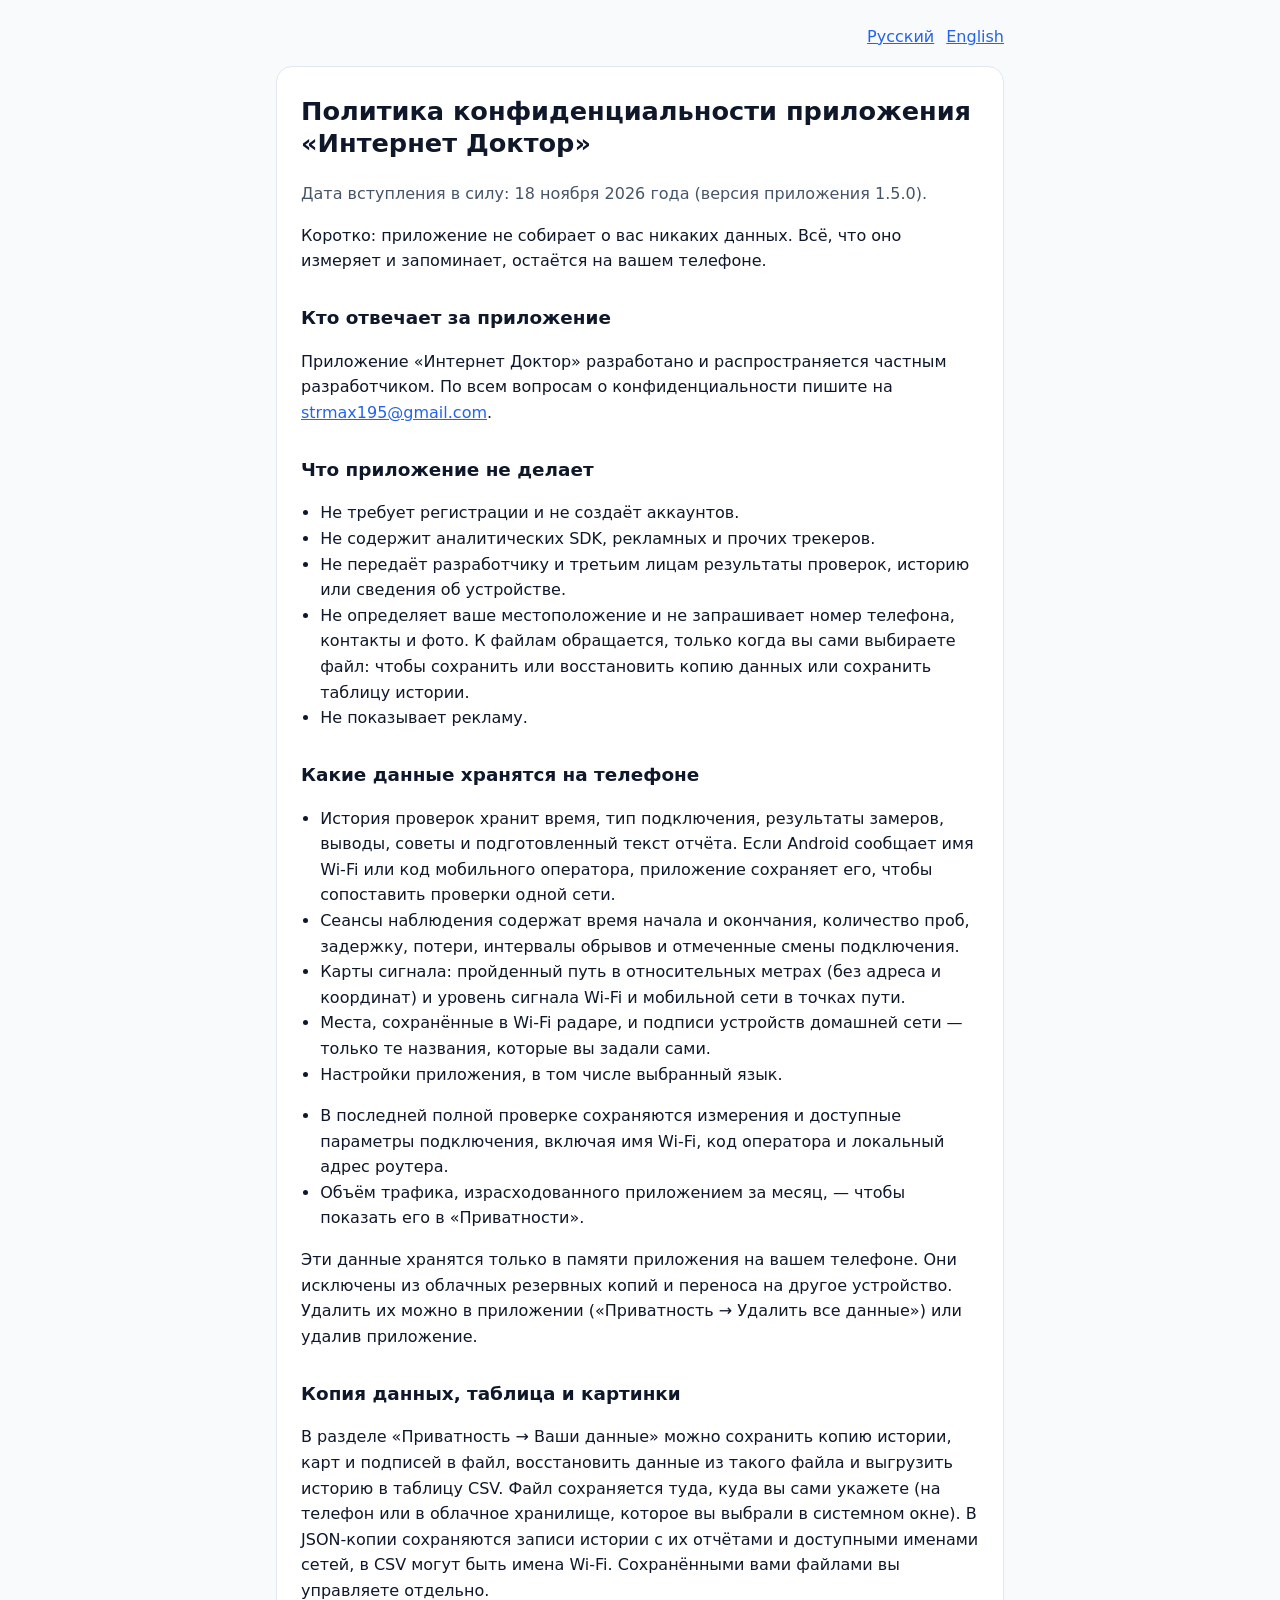
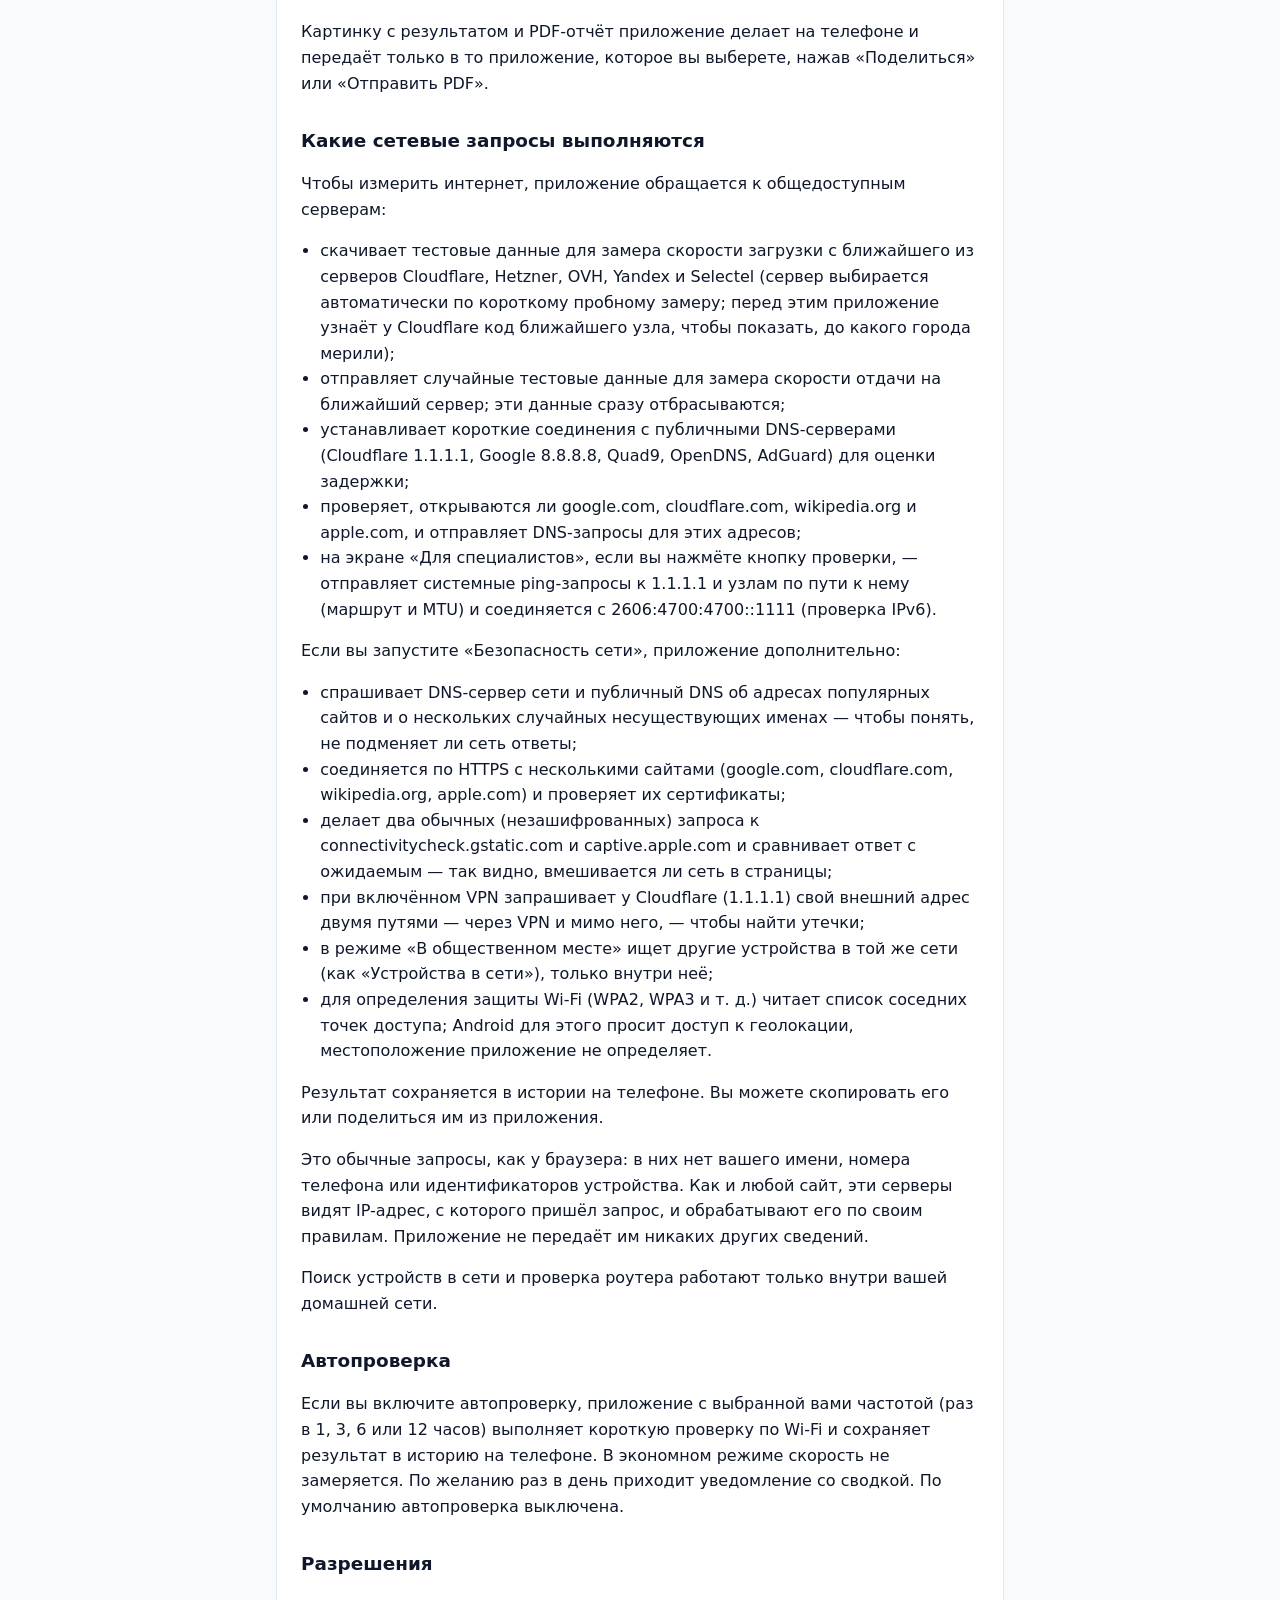
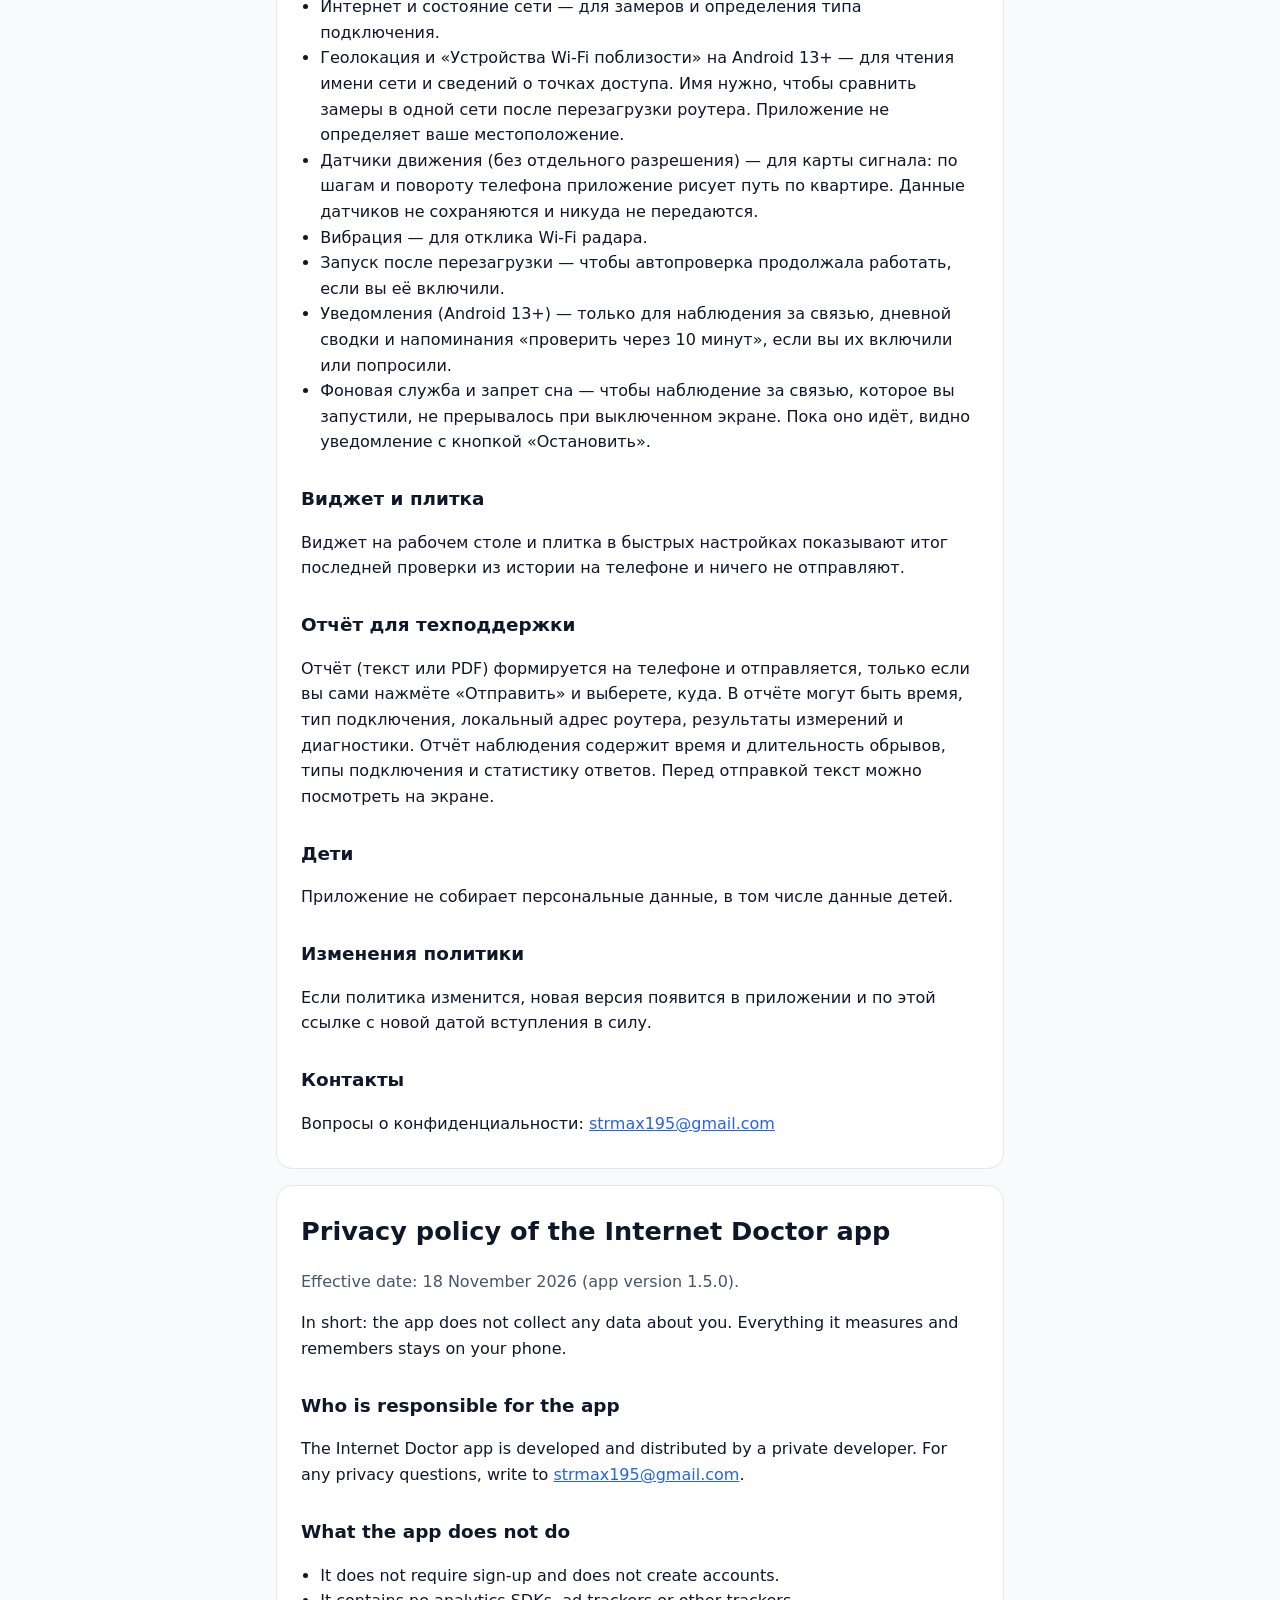
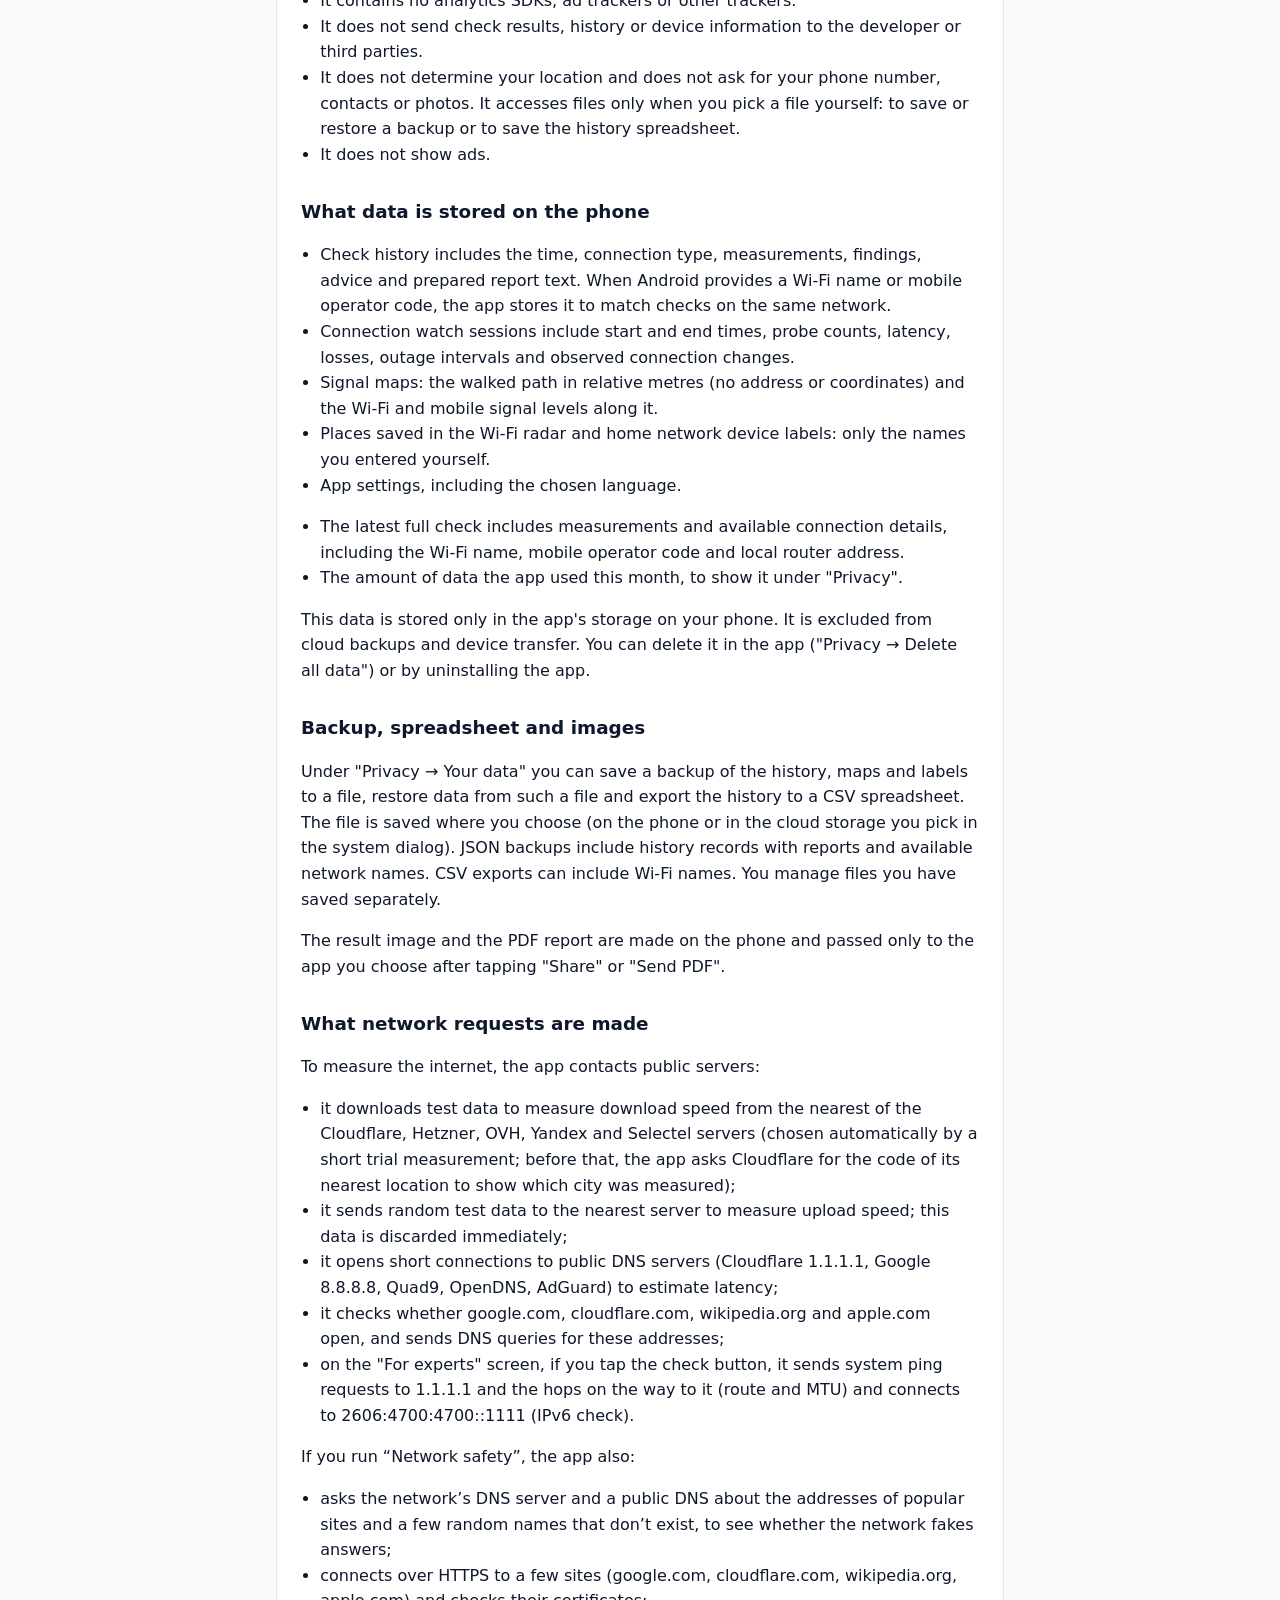
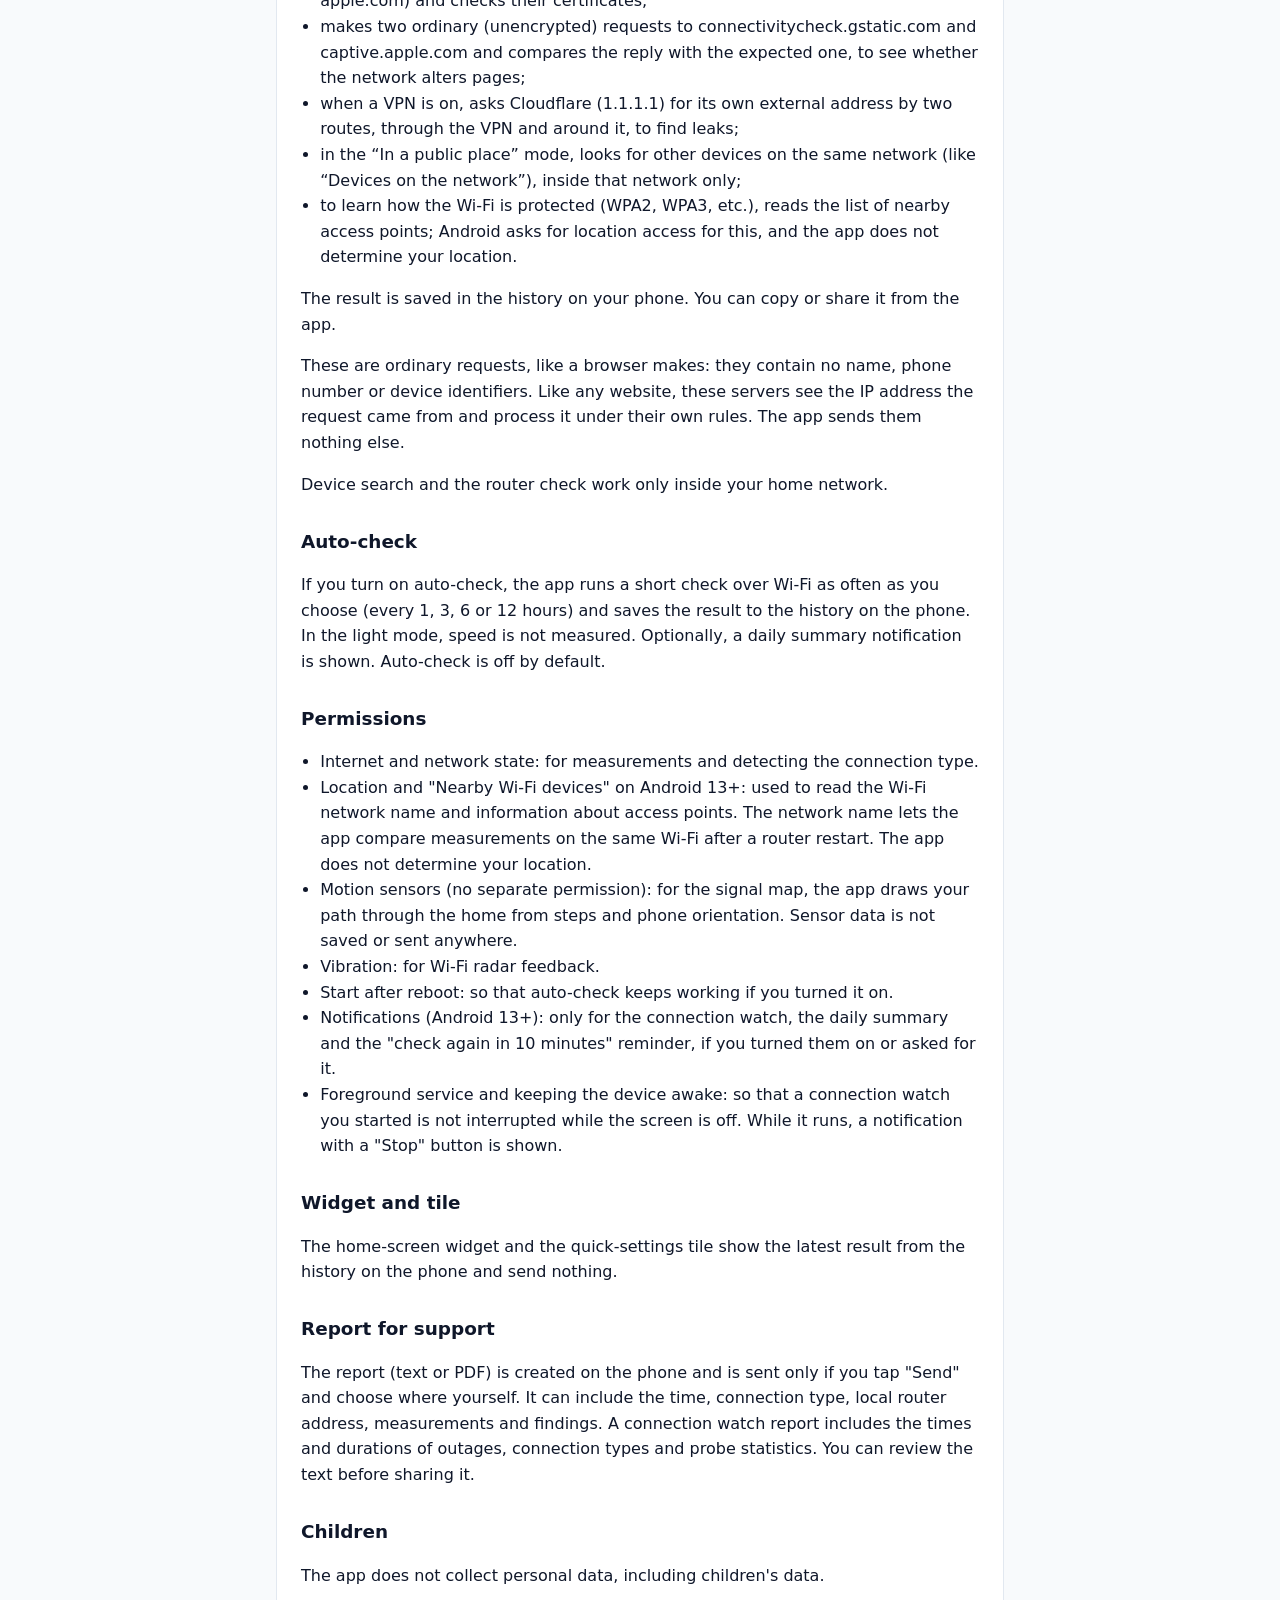
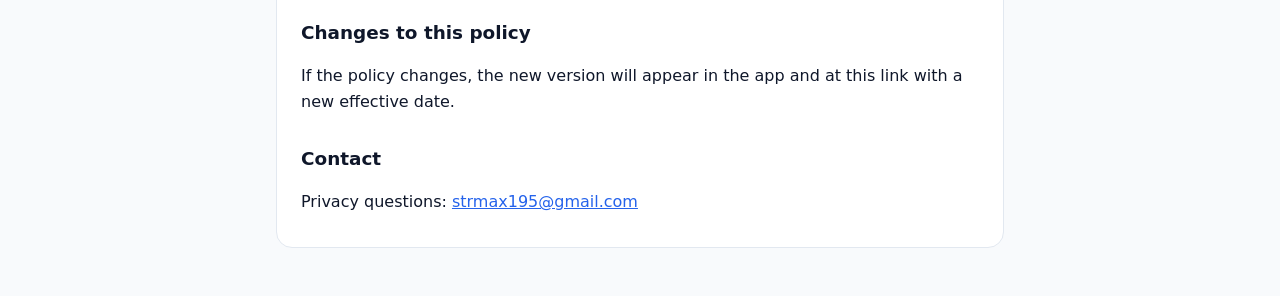
<file: index.html>
<!doctype html>
<html lang="ru">
<head>
<meta charset="utf-8">
<meta name="viewport" content="width=device-width, initial-scale=1">
<title>Интернет Доктор — политика конфиденциальности / Internet Doctor — privacy policy</title>
<style>
:root { --bg:#f8fafc; --card:#fff; --text:#0f172a; --muted:#475569; --accent:#2563eb; --line:#e2e8f0; }
@media (prefers-color-scheme: dark) { :root { --bg:#0b1220; --card:#111a2e; --text:#e2e8f0; --muted:#94a3b8; --accent:#60a5fa; --line:#1e293b; } }
* { box-sizing:border-box; }
body { margin:0; background:var(--bg); color:var(--text); font:16px/1.6 system-ui,-apple-system,"Segoe UI",Roboto,sans-serif; }
main { max-width:760px; margin:0 auto; padding:24px 16px 48px; }
nav { display:flex; gap:12px; justify-content:flex-end; margin-bottom:8px; }
nav a, a { color:var(--accent); }
section { background:var(--card); border:1px solid var(--line); border-radius:16px; padding:8px 24px 16px; margin-top:16px; }
h1 { font-size:1.6rem; line-height:1.25; }
h2 { font-size:1.15rem; margin-top:1.6em; }
p, li { color:var(--text); }
section > p:nth-of-type(1) { color:var(--muted); }
ul { padding-left:1.2em; }
</style>
</head>
<body>
<main>
<nav><a href="#ru">Русский</a><a href="#en">English</a></nav>
<section id="ru" lang="ru">
<h1>Политика конфиденциальности приложения «Интернет Доктор»</h1>
<p>Дата вступления в силу: 18 ноября 2026 года (версия приложения 1.5.0).</p>
<p>Коротко: приложение не собирает о вас никаких данных. Всё, что оно измеряет и запоминает, остаётся на вашем телефоне.</p>
<h2>Кто отвечает за приложение</h2>
<p>Приложение «Интернет Доктор» разработано и распространяется частным разработчиком. По всем вопросам о конфиденциальности пишите на <a href="mailto:strmax195@gmail.com">strmax195@gmail.com</a>.</p>
<h2>Что приложение не делает</h2>
<ul>
<li>Не требует регистрации и не создаёт аккаунтов.</li>
<li>Не содержит аналитических SDK, рекламных и прочих трекеров.</li>
<li>Не передаёт разработчику и третьим лицам результаты проверок, историю или сведения об устройстве.</li>
<li>Не определяет ваше местоположение и не запрашивает номер телефона, контакты и фото. К файлам обращается, только когда вы сами выбираете файл: чтобы сохранить или восстановить копию данных или сохранить таблицу истории.</li>
<li>Не показывает рекламу.</li>
</ul>
<h2>Какие данные хранятся на телефоне</h2>
<ul>
<li>История проверок хранит время, тип подключения, результаты замеров, выводы, советы и подготовленный текст отчёта. Если Android сообщает имя Wi-Fi или код мобильного оператора, приложение сохраняет его, чтобы сопоставить проверки одной сети.</li>
<li>Сеансы наблюдения содержат время начала и окончания, количество проб, задержку, потери, интервалы обрывов и отмеченные смены подключения.</li>
<li>Карты сигнала: пройденный путь в относительных метрах (без адреса и координат) и уровень сигнала Wi-Fi и мобильной сети в точках пути.</li>
<li>Места, сохранённые в Wi-Fi радаре, и подписи устройств домашней сети — только те названия, которые вы задали сами.</li>
<li>Настройки приложения, в том числе выбранный язык.</li>
</ul>
<ul>
<li>В последней полной проверке сохраняются измерения и доступные параметры подключения, включая имя Wi-Fi, код оператора и локальный адрес роутера.</li>
<li>Объём трафика, израсходованного приложением за месяц, — чтобы показать его в «Приватности».</li>
</ul>
<p>Эти данные хранятся только в памяти приложения на вашем телефоне. Они исключены из облачных резервных копий и переноса на другое устройство. Удалить их можно в приложении («Приватность → Удалить все данные») или удалив приложение.</p>
<h2>Копия данных, таблица и картинки</h2>
<p>В разделе «Приватность → Ваши данные» можно сохранить копию истории, карт и подписей в файл, восстановить данные из такого файла и выгрузить историю в таблицу CSV. Файл сохраняется туда, куда вы сами укажете (на телефон или в облачное хранилище, которое вы выбрали в системном окне). В JSON-копии сохраняются записи истории с их отчётами и доступными именами сетей, в CSV могут быть имена Wi-Fi. Сохранёнными вами файлами вы управляете отдельно.</p>
<p>Картинку с результатом и PDF-отчёт приложение делает на телефоне и передаёт только в то приложение, которое вы выберете, нажав «Поделиться» или «Отправить PDF».</p>
<h2>Какие сетевые запросы выполняются</h2>
<p>Чтобы измерить интернет, приложение обращается к общедоступным серверам:</p>
<ul>
<li>скачивает тестовые данные для замера скорости загрузки с ближайшего из серверов Cloudflare, Hetzner, OVH, Yandex и Selectel (сервер выбирается автоматически по короткому пробному замеру; перед этим приложение узнаёт у Cloudflare код ближайшего узла, чтобы показать, до какого города мерили);</li>
<li>отправляет случайные тестовые данные для замера скорости отдачи на ближайший сервер; эти данные сразу отбрасываются;</li>
<li>устанавливает короткие соединения с публичными DNS-серверами (Cloudflare 1.1.1.1, Google 8.8.8.8, Quad9, OpenDNS, AdGuard) для оценки задержки;</li>
<li>проверяет, открываются ли google.com, cloudflare.com, wikipedia.org и apple.com, и отправляет DNS-запросы для этих адресов;</li>
<li>на экране «Для специалистов», если вы нажмёте кнопку проверки, — отправляет системные ping-запросы к 1.1.1.1 и узлам по пути к нему (маршрут и MTU) и соединяется с 2606:4700:4700::1111 (проверка IPv6).</li>
</ul>
<p>Если вы запустите «Безопасность сети», приложение дополнительно:</p>
<ul>
<li>спрашивает DNS-сервер сети и публичный DNS об адресах популярных сайтов и о нескольких случайных несуществующих именах — чтобы понять, не подменяет ли сеть ответы;</li>
<li>соединяется по HTTPS с несколькими сайтами (google.com, cloudflare.com, wikipedia.org, apple.com) и проверяет их сертификаты;</li>
<li>делает два обычных (незашифрованных) запроса к connectivitycheck.gstatic.com и captive.apple.com и сравнивает ответ с ожидаемым — так видно, вмешивается ли сеть в страницы;</li>
<li>при включённом VPN запрашивает у Cloudflare (1.1.1.1) свой внешний адрес двумя путями — через VPN и мимо него, — чтобы найти утечки;</li>
<li>в режиме «В общественном месте» ищет другие устройства в той же сети (как «Устройства в сети»), только внутри неё;</li>
<li>для определения защиты Wi‑Fi (WPA2, WPA3 и т. д.) читает список соседних точек доступа; Android для этого просит доступ к геолокации, местоположение приложение не определяет.</li>
</ul>
<p>Результат сохраняется в истории на телефоне. Вы можете скопировать его или поделиться им из приложения.</p>
<p>Это обычные запросы, как у браузера: в них нет вашего имени, номера телефона или идентификаторов устройства. Как и любой сайт, эти серверы видят IP-адрес, с которого пришёл запрос, и обрабатывают его по своим правилам. Приложение не передаёт им никаких других сведений.</p>
<p>Поиск устройств в сети и проверка роутера работают только внутри вашей домашней сети.</p>
<h2>Автопроверка</h2>
<p>Если вы включите автопроверку, приложение с выбранной вами частотой (раз в 1, 3, 6 или 12 часов) выполняет короткую проверку по Wi-Fi и сохраняет результат в историю на телефоне. В экономном режиме скорость не замеряется. По желанию раз в день приходит уведомление со сводкой. По умолчанию автопроверка выключена.</p>
<h2>Разрешения</h2>
<ul>
<li>Интернет и состояние сети — для замеров и определения типа подключения.</li>
<li>Геолокация и «Устройства Wi-Fi поблизости» на Android 13+ — для чтения имени сети и сведений о точках доступа. Имя нужно, чтобы сравнить замеры в одной сети после перезагрузки роутера. Приложение не определяет ваше местоположение.</li>
<li>Датчики движения (без отдельного разрешения) — для карты сигнала: по шагам и повороту телефона приложение рисует путь по квартире. Данные датчиков не сохраняются и никуда не передаются.</li>
<li>Вибрация — для отклика Wi-Fi радара.</li>
<li>Запуск после перезагрузки — чтобы автопроверка продолжала работать, если вы её включили.</li>
<li>Уведомления (Android 13+) — только для наблюдения за связью, дневной сводки и напоминания «проверить через 10 минут», если вы их включили или попросили.</li>
<li>Фоновая служба и запрет сна — чтобы наблюдение за связью, которое вы запустили, не прерывалось при выключенном экране. Пока оно идёт, видно уведомление с кнопкой «Остановить».</li>
</ul>
<h2>Виджет и плитка</h2>
<p>Виджет на рабочем столе и плитка в быстрых настройках показывают итог последней проверки из истории на телефоне и ничего не отправляют.</p>
<h2>Отчёт для техподдержки</h2>
<p>Отчёт (текст или PDF) формируется на телефоне и отправляется, только если вы сами нажмёте «Отправить» и выберете, куда. В отчёте могут быть время, тип подключения, локальный адрес роутера, результаты измерений и диагностики. Отчёт наблюдения содержит время и длительность обрывов, типы подключения и статистику ответов. Перед отправкой текст можно посмотреть на экране.</p>
<h2>Дети</h2>
<p>Приложение не собирает персональные данные, в том числе данные детей.</p>
<h2>Изменения политики</h2>
<p>Если политика изменится, новая версия появится в приложении и по этой ссылке с новой датой вступления в силу.</p>
<h2>Контакты</h2>
<p>Вопросы о конфиденциальности: <a href="mailto:strmax195@gmail.com">strmax195@gmail.com</a></p>
</section>
<section id="en" lang="en">
<h1>Privacy policy of the Internet Doctor app</h1>
<p>Effective date: 18 November 2026 (app version 1.5.0).</p>
<p>In short: the app does not collect any data about you. Everything it measures and remembers stays on your phone.</p>
<h2>Who is responsible for the app</h2>
<p>The Internet Doctor app is developed and distributed by a private developer. For any privacy questions, write to <a href="mailto:strmax195@gmail.com">strmax195@gmail.com</a>.</p>
<h2>What the app does not do</h2>
<ul>
<li>It does not require sign-up and does not create accounts.</li>
<li>It contains no analytics SDKs, ad trackers or other trackers.</li>
<li>It does not send check results, history or device information to the developer or third parties.</li>
<li>It does not determine your location and does not ask for your phone number, contacts or photos. It accesses files only when you pick a file yourself: to save or restore a backup or to save the history spreadsheet.</li>
<li>It does not show ads.</li>
</ul>
<h2>What data is stored on the phone</h2>
<ul>
<li>Check history includes the time, connection type, measurements, findings, advice and prepared report text. When Android provides a Wi-Fi name or mobile operator code, the app stores it to match checks on the same network.</li>
<li>Connection watch sessions include start and end times, probe counts, latency, losses, outage intervals and observed connection changes.</li>
<li>Signal maps: the walked path in relative metres (no address or coordinates) and the Wi-Fi and mobile signal levels along it.</li>
<li>Places saved in the Wi-Fi radar and home network device labels: only the names you entered yourself.</li>
<li>App settings, including the chosen language.</li>
</ul>
<ul>
<li>The latest full check includes measurements and available connection details, including the Wi-Fi name, mobile operator code and local router address.</li>
<li>The amount of data the app used this month, to show it under "Privacy".</li>
</ul>
<p>This data is stored only in the app's storage on your phone. It is excluded from cloud backups and device transfer. You can delete it in the app ("Privacy → Delete all data") or by uninstalling the app.</p>
<h2>Backup, spreadsheet and images</h2>
<p>Under "Privacy → Your data" you can save a backup of the history, maps and labels to a file, restore data from such a file and export the history to a CSV spreadsheet. The file is saved where you choose (on the phone or in the cloud storage you pick in the system dialog). JSON backups include history records with reports and available network names. CSV exports can include Wi-Fi names. You manage files you have saved separately.</p>
<p>The result image and the PDF report are made on the phone and passed only to the app you choose after tapping "Share" or "Send PDF".</p>
<h2>What network requests are made</h2>
<p>To measure the internet, the app contacts public servers:</p>
<ul>
<li>it downloads test data to measure download speed from the nearest of the Cloudflare, Hetzner, OVH, Yandex and Selectel servers (chosen automatically by a short trial measurement; before that, the app asks Cloudflare for the code of its nearest location to show which city was measured);</li>
<li>it sends random test data to the nearest server to measure upload speed; this data is discarded immediately;</li>
<li>it opens short connections to public DNS servers (Cloudflare 1.1.1.1, Google 8.8.8.8, Quad9, OpenDNS, AdGuard) to estimate latency;</li>
<li>it checks whether google.com, cloudflare.com, wikipedia.org and apple.com open, and sends DNS queries for these addresses;</li>
<li>on the "For experts" screen, if you tap the check button, it sends system ping requests to 1.1.1.1 and the hops on the way to it (route and MTU) and connects to 2606:4700:4700::1111 (IPv6 check).</li>
</ul>
<p>If you run “Network safety”, the app also:</p>
<ul>
<li>asks the network’s DNS server and a public DNS about the addresses of popular sites and a few random names that don’t exist, to see whether the network fakes answers;</li>
<li>connects over HTTPS to a few sites (google.com, cloudflare.com, wikipedia.org, apple.com) and checks their certificates;</li>
<li>makes two ordinary (unencrypted) requests to connectivitycheck.gstatic.com and captive.apple.com and compares the reply with the expected one, to see whether the network alters pages;</li>
<li>when a VPN is on, asks Cloudflare (1.1.1.1) for its own external address by two routes, through the VPN and around it, to find leaks;</li>
<li>in the “In a public place” mode, looks for other devices on the same network (like “Devices on the network”), inside that network only;</li>
<li>to learn how the Wi‑Fi is protected (WPA2, WPA3, etc.), reads the list of nearby access points; Android asks for location access for this, and the app does not determine your location.</li>
</ul>
<p>The result is saved in the history on your phone. You can copy or share it from the app.</p>
<p>These are ordinary requests, like a browser makes: they contain no name, phone number or device identifiers. Like any website, these servers see the IP address the request came from and process it under their own rules. The app sends them nothing else.</p>
<p>Device search and the router check work only inside your home network.</p>
<h2>Auto-check</h2>
<p>If you turn on auto-check, the app runs a short check over Wi-Fi as often as you choose (every 1, 3, 6 or 12 hours) and saves the result to the history on the phone. In the light mode, speed is not measured. Optionally, a daily summary notification is shown. Auto-check is off by default.</p>
<h2>Permissions</h2>
<ul>
<li>Internet and network state: for measurements and detecting the connection type.</li>
<li>Location and "Nearby Wi-Fi devices" on Android 13+: used to read the Wi-Fi network name and information about access points. The network name lets the app compare measurements on the same Wi-Fi after a router restart. The app does not determine your location.</li>
<li>Motion sensors (no separate permission): for the signal map, the app draws your path through the home from steps and phone orientation. Sensor data is not saved or sent anywhere.</li>
<li>Vibration: for Wi-Fi radar feedback.</li>
<li>Start after reboot: so that auto-check keeps working if you turned it on.</li>
<li>Notifications (Android 13+): only for the connection watch, the daily summary and the "check again in 10 minutes" reminder, if you turned them on or asked for it.</li>
<li>Foreground service and keeping the device awake: so that a connection watch you started is not interrupted while the screen is off. While it runs, a notification with a "Stop" button is shown.</li>
</ul>
<h2>Widget and tile</h2>
<p>The home-screen widget and the quick-settings tile show the latest result from the history on the phone and send nothing.</p>
<h2>Report for support</h2>
<p>The report (text or PDF) is created on the phone and is sent only if you tap "Send" and choose where yourself. It can include the time, connection type, local router address, measurements and findings. A connection watch report includes the times and durations of outages, connection types and probe statistics. You can review the text before sharing it.</p>
<h2>Children</h2>
<p>The app does not collect personal data, including children's data.</p>
<h2>Changes to this policy</h2>
<p>If the policy changes, the new version will appear in the app and at this link with a new effective date.</p>
<h2>Contact</h2>
<p>Privacy questions: <a href="mailto:strmax195@gmail.com">strmax195@gmail.com</a></p>
</section>
</main>
</body>
</html>
</file>
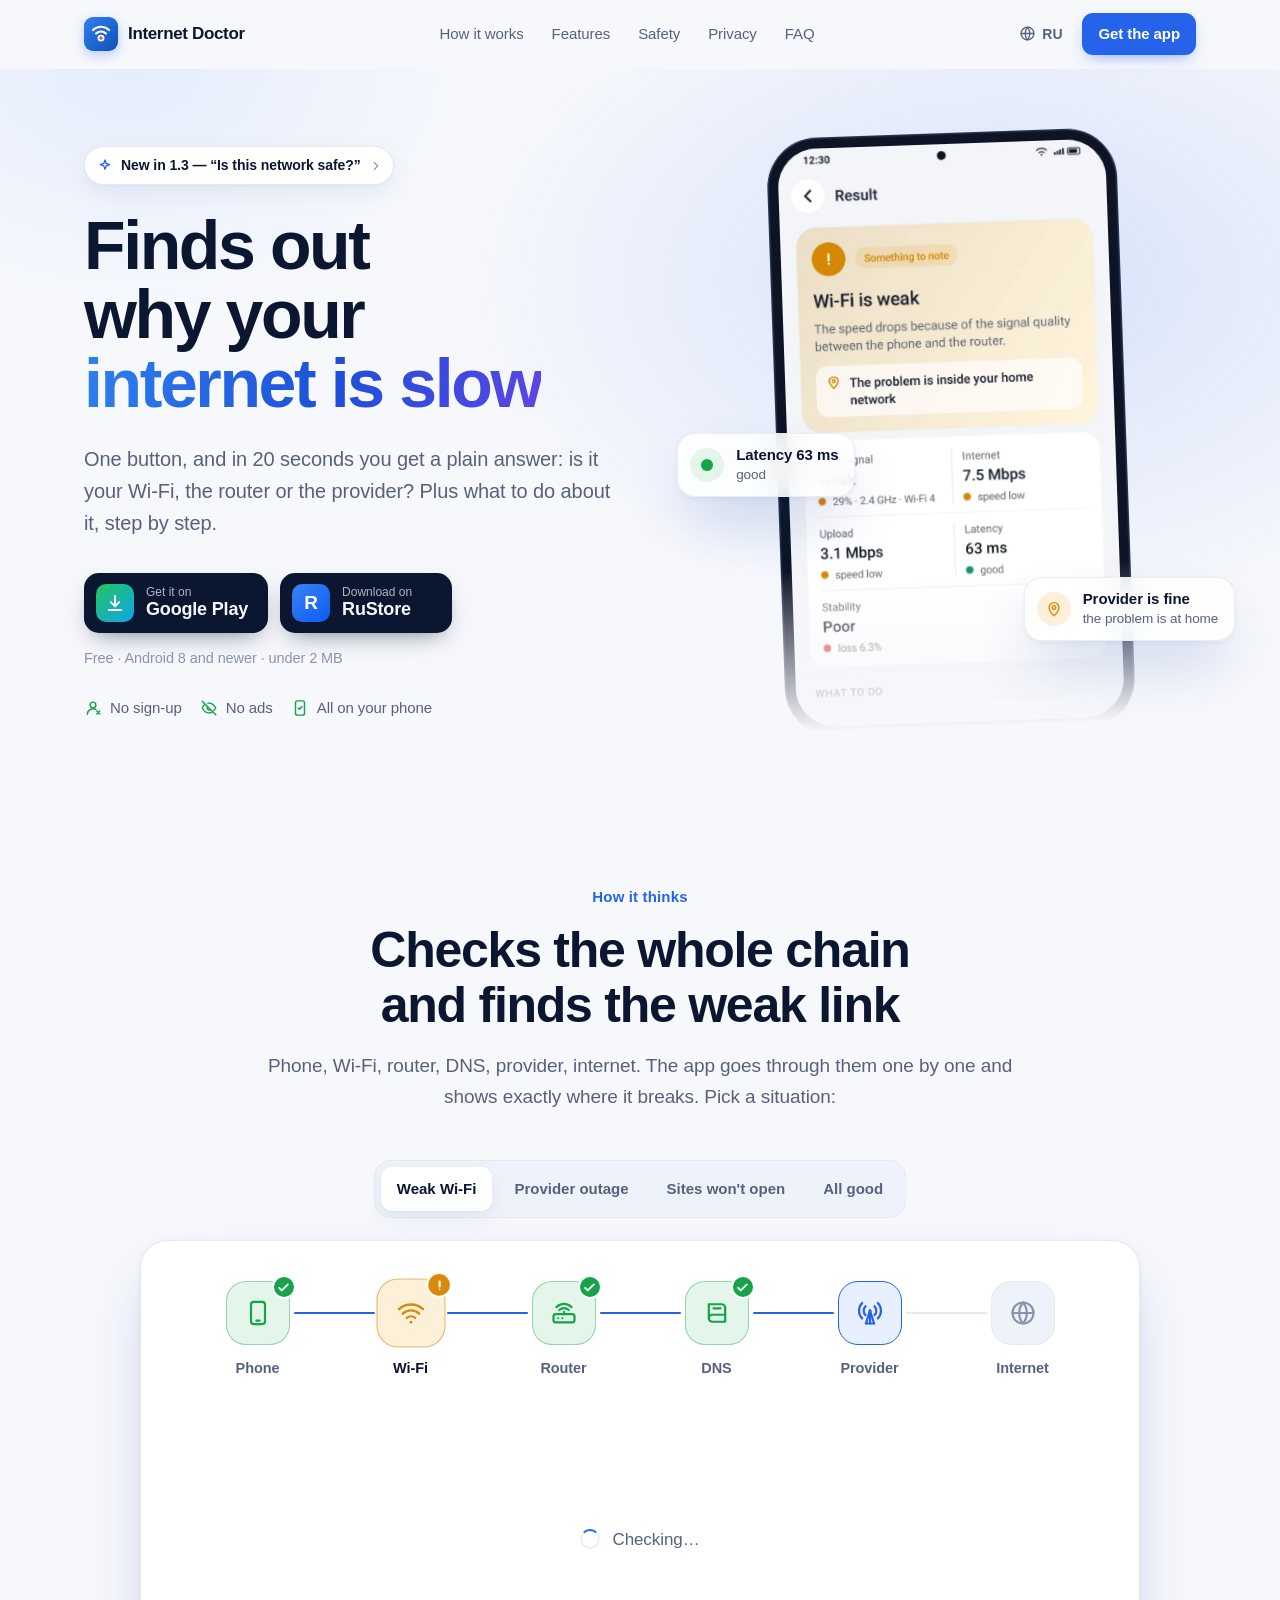
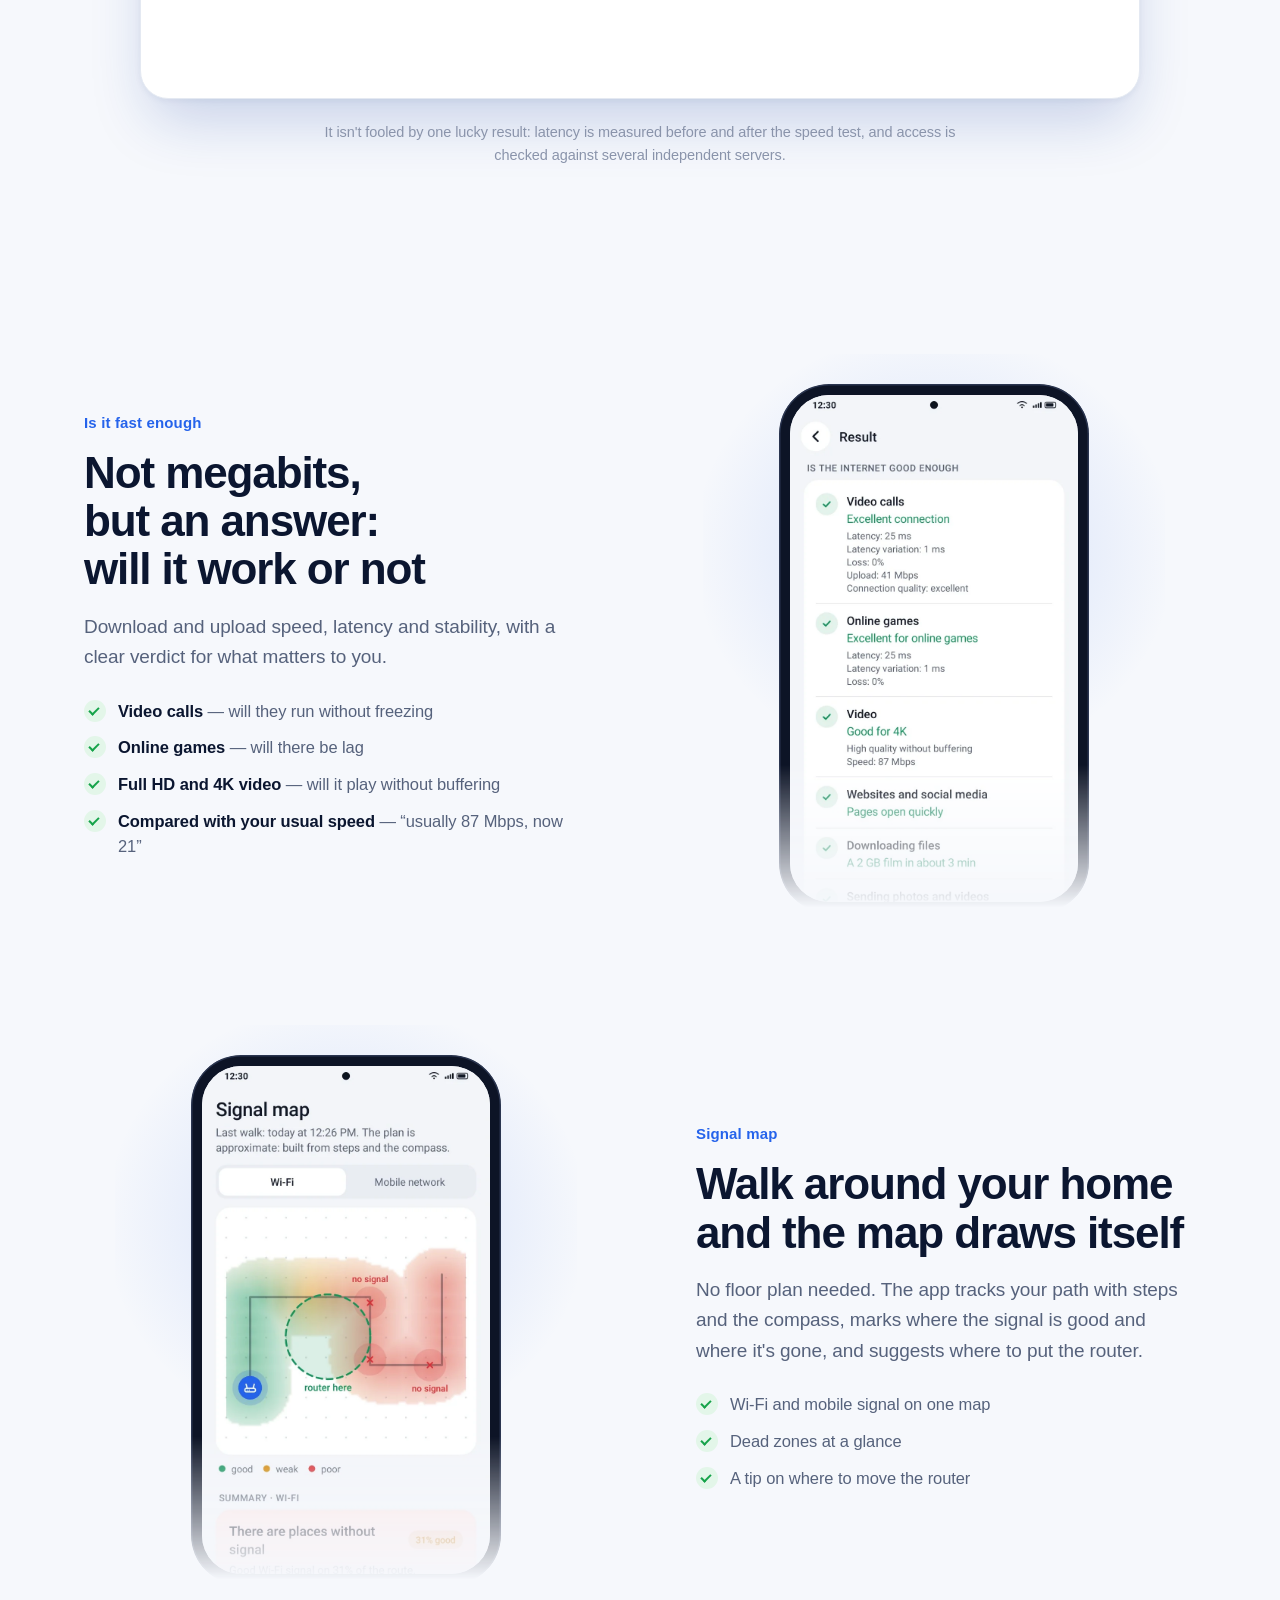
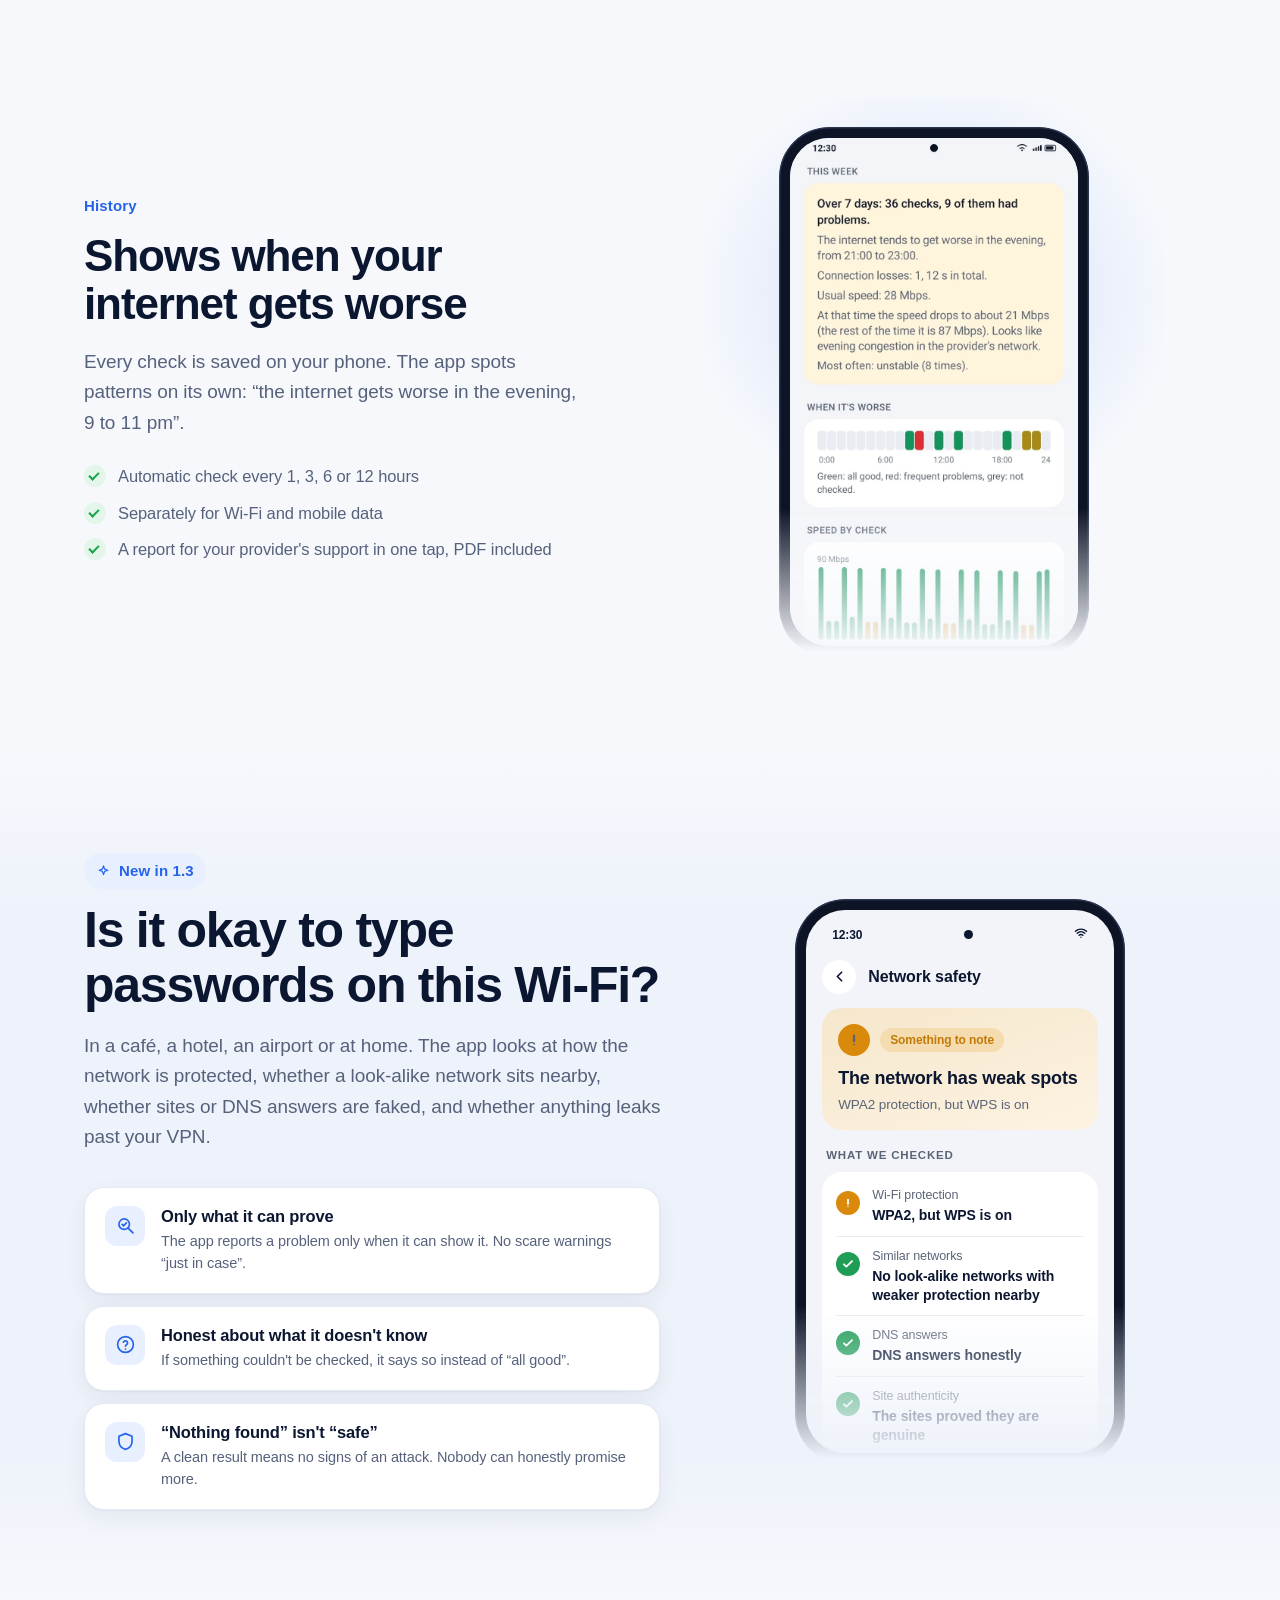
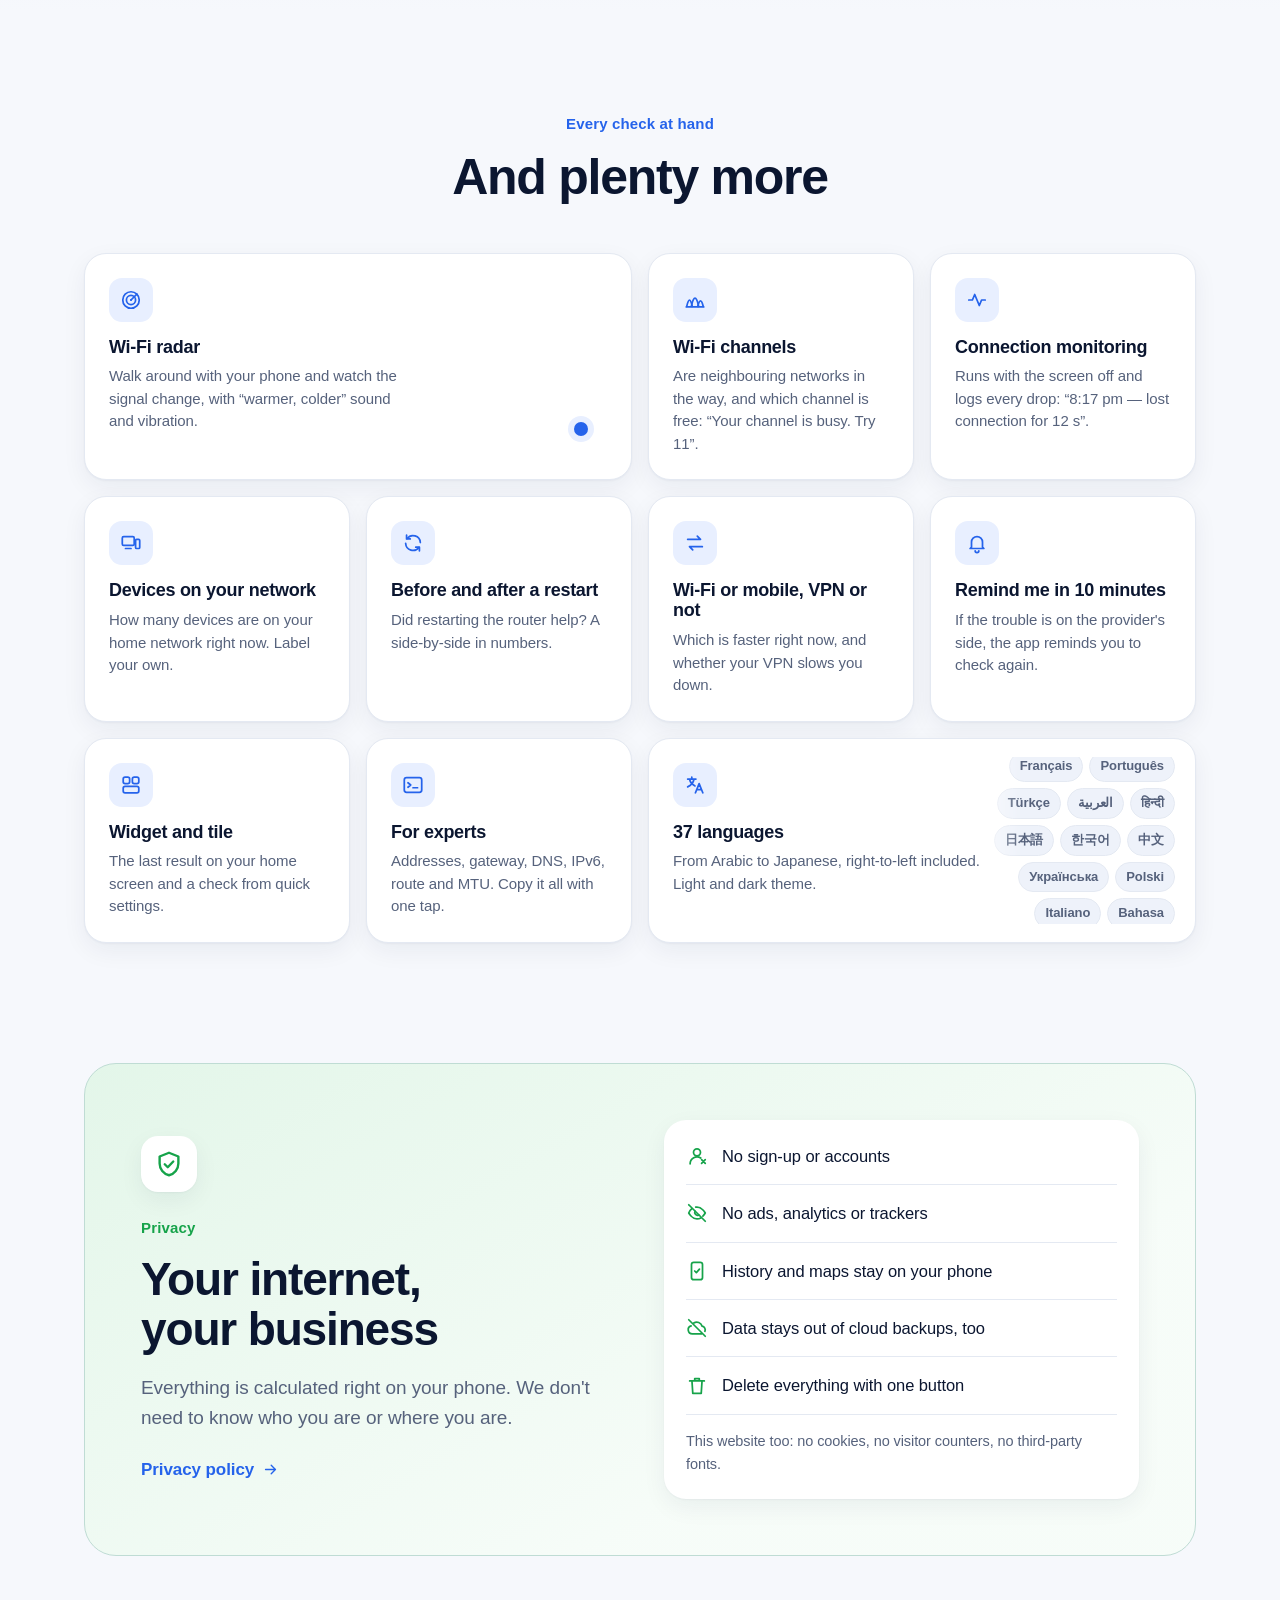
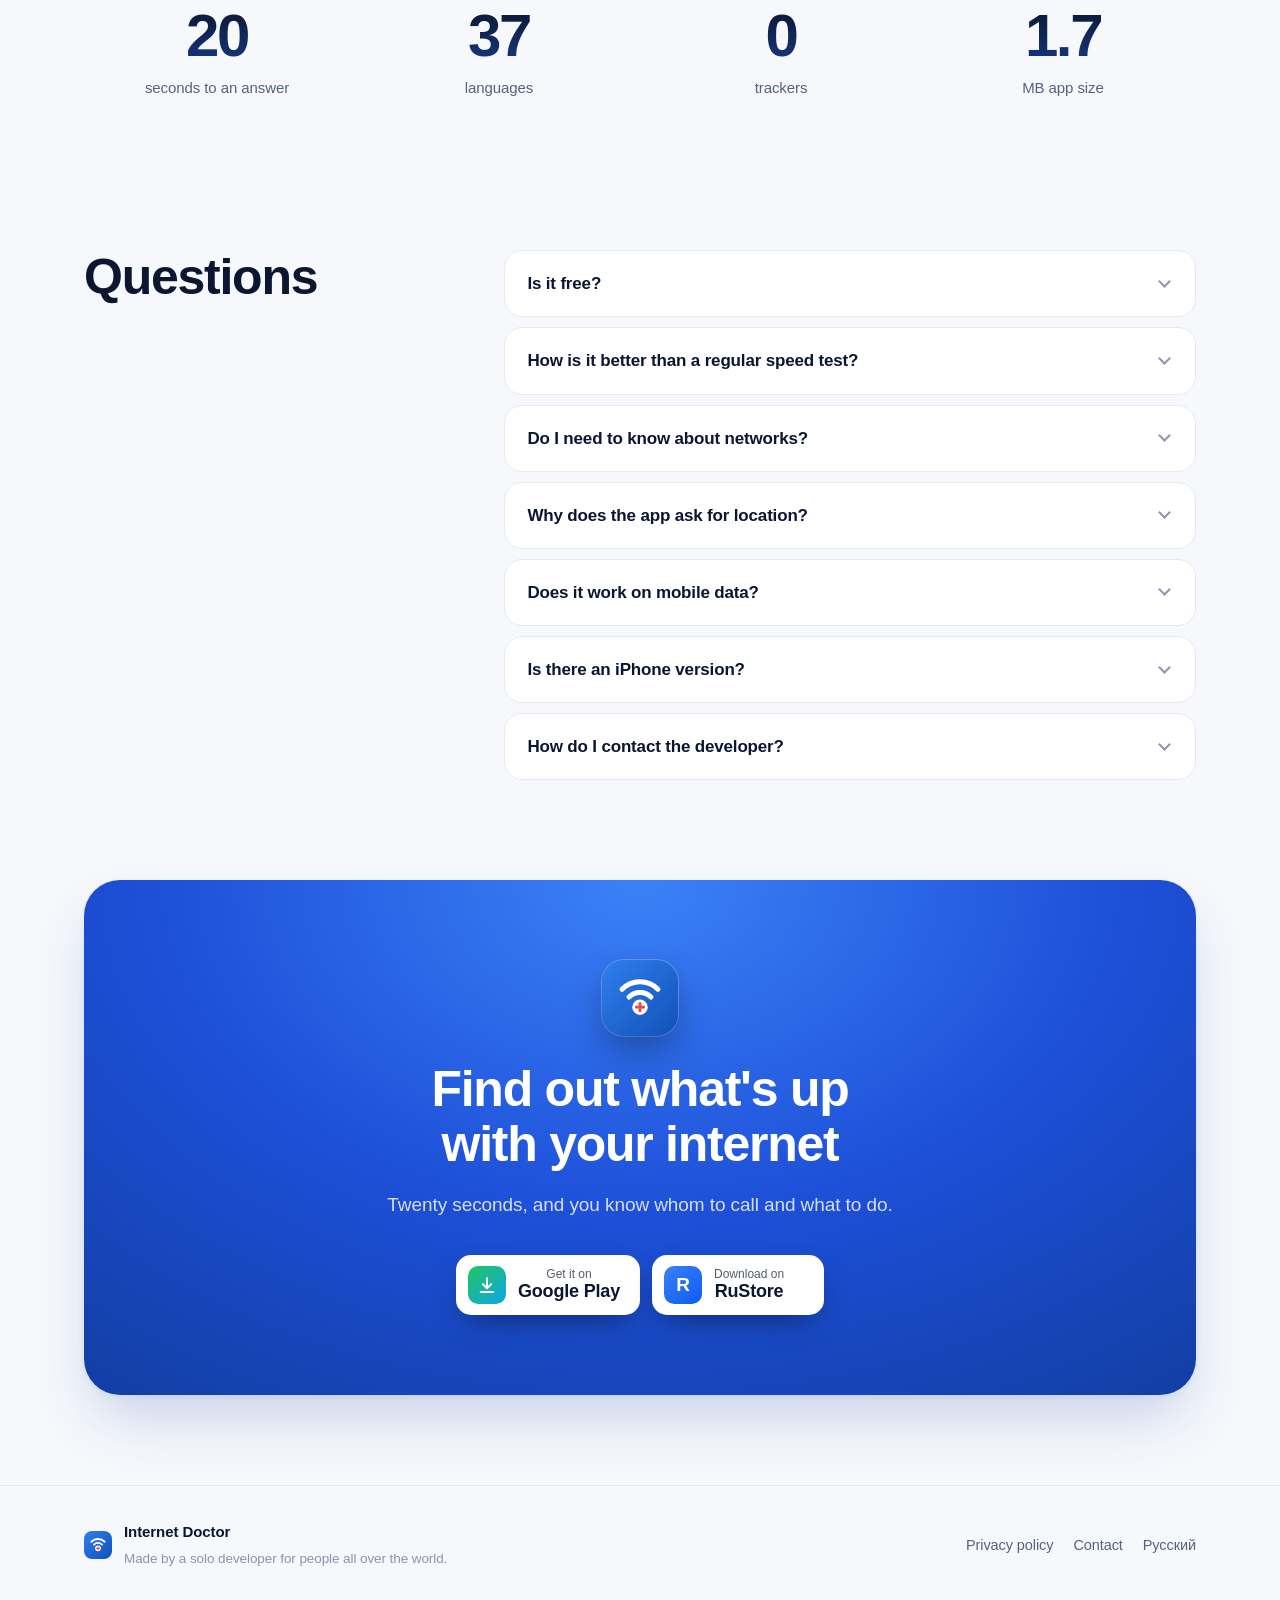
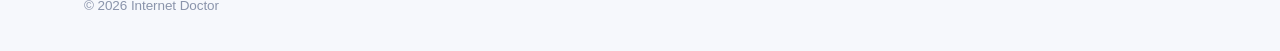
<file: en/index.html>
<!doctype html>
<html lang="en">
<head>
<meta charset="utf-8">
<meta name="viewport" content="width=device-width, initial-scale=1, viewport-fit=cover">
<title>Internet Doctor — finds out why your internet is slow</title>
<meta name="description" content="An Android app: tap one button and in 20 seconds you know what&#x27;s wrong — your Wi‑Fi, the router or the provider — and what to do about it. No sign-up, ads or trackers.">
<meta name="theme-color" content="#f6f8fc" media="(prefers-color-scheme: light)">
<meta name="theme-color" content="#0a1020" media="(prefers-color-scheme: dark)">
<link rel="canonical" href="https://strmax195-hue.github.io/internet-doctor-privacy/en/">
<link rel="alternate" hreflang="ru" href="https://strmax195-hue.github.io/internet-doctor-privacy/">
<link rel="alternate" hreflang="en" href="https://strmax195-hue.github.io/internet-doctor-privacy/en/">
<link rel="alternate" hreflang="x-default" href="https://strmax195-hue.github.io/internet-doctor-privacy/en/">
<meta property="og:type" content="website">
<meta property="og:title" content="Internet Doctor — finds out why your internet is slow">
<meta property="og:description" content="An Android app: tap one button and in 20 seconds you know what&#x27;s wrong — your Wi‑Fi, the router or the provider — and what to do about it. No sign-up, ads or trackers.">
<meta property="og:url" content="https://strmax195-hue.github.io/internet-doctor-privacy/en/">
<meta property="og:image" content="https://strmax195-hue.github.io/internet-doctor-privacy/assets/img/og-en.jpg">
<meta property="og:image:width" content="1200">
<meta property="og:image:height" content="630">
<meta property="og:locale" content="en_US">
<meta name="twitter:card" content="summary_large_image">
<link rel="icon" href="../assets/img/icon.svg" type="image/svg+xml">
<link rel="icon" href="../assets/img/icon-192.png" type="image/png" sizes="192x192">
<link rel="apple-touch-icon" href="../assets/img/apple-touch-icon.png">
<link rel="stylesheet" href="../assets/site.css?v=1.3">
<script type="application/ld+json">{"@context": "https://schema.org", "@type": "SoftwareApplication", "name": "Internet Doctor", "operatingSystem": "Android 8.0+", "applicationCategory": "UtilitiesApplication", "description": "An Android app: tap one button and in 20 seconds you know what's wrong — your Wi‑Fi, the router or the provider — and what to do about it. No sign-up, ads or trackers.", "softwareVersion": "1.3.0", "offers": {"@type": "Offer", "price": "0", "priceCurrency": "USD"}, "url": "https://strmax195-hue.github.io/internet-doctor-privacy/en/", "image": "https://strmax195-hue.github.io/internet-doctor-privacy/assets/img/og-en.jpg", "inLanguage": "en"}</script>
</head>
<body data-lang="en" data-other="../" data-suggest="Этот сайт есть на русском" data-suggest-btn="Открыть">
<a class="skip" href="#main">Skip to content</a>
<svg width="0" height="0" class="sprite" aria-hidden="true">
  <symbol id="i-phone" viewBox="0 0 24 24"><rect x="6" y="2.5" width="12" height="19" rx="2.5"/><path d="M10.5 18.5h3"/></symbol>
  <symbol id="i-wifi" viewBox="0 0 24 24"><path d="M2.5 9a14 14 0 0 1 19 0"/><path d="M5.5 12.5a9.5 9.5 0 0 1 13 0"/><path d="M8.7 15.9a5 5 0 0 1 6.6 0"/><circle cx="12" cy="19.3" r="1.1" fill="currentColor" stroke="none"/></symbol>
  <symbol id="i-router" viewBox="0 0 24 24"><rect x="3" y="13" width="18" height="7" rx="2"/><path d="M7 16.5h.01M10.5 16.5h.01"/><path d="M8 9.5a5.5 5.5 0 0 1 8 0"/><path d="M5.5 7a9 9 0 0 1 13 0"/><path d="M12 13v-2"/></symbol>
  <symbol id="i-dns" viewBox="0 0 24 24"><path d="M5 4.5h11a3 3 0 0 1 3 3v12H8a3 3 0 0 1-3-3z"/><path d="M5 16.5a3 3 0 0 1 3-3h11"/><path d="M9 8h6"/></symbol>
  <symbol id="i-isp" viewBox="0 0 24 24"><path d="M12 10v11"/><path d="M8.5 21h7"/><path d="M12 10l-3.5 11M12 10l3.5 11"/><path d="M8.2 6.2a5.3 5.3 0 0 0 0 7.6M15.8 6.2a5.3 5.3 0 0 1 0 7.6"/><path d="M5.3 3.4a9.4 9.4 0 0 0 0 13.2M18.7 3.4a9.4 9.4 0 0 1 0 13.2"/><circle cx="12" cy="10" r="1.3" fill="currentColor" stroke="none"/></symbol>
  <symbol id="i-globe" viewBox="0 0 24 24"><circle cx="12" cy="12" r="9"/><path d="M3 12h18"/><path d="M12 3a14 14 0 0 1 0 18a14 14 0 0 1 0-18z"/></symbol>
  <symbol id="i-check" viewBox="0 0 24 24"><path d="M5 12.5l4.2 4.2L19 7"/></symbol>
  <symbol id="i-alert" viewBox="0 0 24 24"><path d="M12 6v7.5"/><circle cx="12" cy="17.8" r="1.2" fill="currentColor" stroke="none"/></symbol>
  <symbol id="i-x" viewBox="0 0 24 24"><path d="M7 7l10 10M17 7L7 17"/></symbol>
  <symbol id="i-dash" viewBox="0 0 24 24"><path d="M7.5 12h9"/></symbol>
  <symbol id="i-pin" viewBox="0 0 24 24"><path d="M12 21s-6.5-6-6.5-11a6.5 6.5 0 0 1 13 0c0 5-6.5 11-6.5 11z"/><circle cx="12" cy="10" r="2.4"/></symbol>
  <symbol id="i-shield" viewBox="0 0 24 24"><path d="M12 3l7.5 3v5.5c0 4.6-3.1 8.3-7.5 9.5c-4.4-1.2-7.5-4.9-7.5-9.5V6z"/></symbol>
  <symbol id="i-shield-check" viewBox="0 0 24 24"><path d="M12 3l7.5 3v5.5c0 4.6-3.1 8.3-7.5 9.5c-4.4-1.2-7.5-4.9-7.5-9.5V6z"/><path d="M8.6 12.2l2.4 2.4l4.4-4.6"/></symbol>
  <symbol id="i-proof" viewBox="0 0 24 24"><circle cx="10.5" cy="10.5" r="6"/><path d="M15 15l5.5 5.5"/><path d="M8 10.6l1.8 1.8l3.2-3.4"/></symbol>
  <symbol id="i-help" viewBox="0 0 24 24"><circle cx="12" cy="12" r="9"/><path d="M9.6 9.4a2.5 2.5 0 0 1 4.8.9c0 1.7-2.4 2.1-2.4 3.7"/><circle cx="12" cy="17.2" r="1" fill="currentColor" stroke="none"/></symbol>
  <symbol id="i-radar" viewBox="0 0 24 24"><circle cx="12" cy="12" r="9"/><circle cx="12" cy="12" r="5"/><path d="M12 12l6.4-6.4"/><circle cx="12" cy="12" r="1.2" fill="currentColor" stroke="none"/></symbol>
  <symbol id="i-channels" viewBox="0 0 24 24"><path d="M3 19c2-9 4-9 6 0"/><path d="M8 19c2.5-12 5.5-12 8 0"/><path d="M15 19c2-8 4-8 6 0"/><path d="M2.5 19.5h19"/></symbol>
  <symbol id="i-pulse" viewBox="0 0 24 24"><path d="M3 12h4l2.5-6l5 12l2.5-6h4"/></symbol>
  <symbol id="i-devices" viewBox="0 0 24 24"><rect x="2.5" y="5" width="13" height="9.5" rx="1.5"/><path d="M6 18h6"/><rect x="17" y="8" width="4.5" height="10" rx="1.2"/></symbol>
  <symbol id="i-refresh" viewBox="0 0 24 24"><path d="M20 11.5A8 8 0 0 0 5.6 7.2"/><path d="M5 3.5v4h4"/><path d="M4 12.5a8 8 0 0 0 14.4 4.3"/><path d="M19 20.5v-4h-4"/></symbol>
  <symbol id="i-swap" viewBox="0 0 24 24"><path d="M4 8h14l-3.5-3.5"/><path d="M20 16H6l3.5 3.5"/></symbol>
  <symbol id="i-bell" viewBox="0 0 24 24"><path d="M6 16.5V11a6 6 0 0 1 12 0v5.5l1.5 1.5h-15z"/><path d="M10 20.5a2 2 0 0 0 4 0"/></symbol>
  <symbol id="i-widget" viewBox="0 0 24 24"><rect x="3.5" y="3.5" width="7" height="7" rx="2"/><rect x="13.5" y="3.5" width="7" height="7" rx="2"/><rect x="3.5" y="13.5" width="17" height="7" rx="2"/></symbol>
  <symbol id="i-terminal" viewBox="0 0 24 24"><rect x="2.5" y="4" width="19" height="16" rx="2.5"/><path d="M6.5 9.5l3 2.5l-3 2.5M12 15h5"/></symbol>
  <symbol id="i-lang" viewBox="0 0 24 24"><path d="M4 5.5h9M8.5 3.5v2M6 5.5c.7 3.4 3 6 6 7.5M11 5.5c-.8 4-3.3 7-7 8.5"/><path d="M12.5 20.5l4-10l4 10M14 17h5"/></symbol>
  <symbol id="i-user-off" viewBox="0 0 24 24"><circle cx="12" cy="8" r="3.8"/><path d="M4.5 20.5a7.5 7.5 0 0 1 11.6-6.3"/><path d="M17 16l4 4M21 16l-4 4"/></symbol>
  <symbol id="i-eye-off" viewBox="0 0 24 24"><path d="M3 3l18 18"/><path d="M10.6 5.6A9.7 9.7 0 0 1 12 5.5c5.5 0 9 6.5 9 6.5a17 17 0 0 1-2.6 3.4M6.3 7.3C4.2 8.8 3 12 3 12s3.5 6.5 9 6.5a8.6 8.6 0 0 0 4.2-1.1"/><path d="M9.9 10a3 3 0 0 0 4.1 4.1"/></symbol>
  <symbol id="i-device" viewBox="0 0 24 24"><rect x="6" y="2.5" width="12" height="19" rx="2.5"/><path d="M9.5 12l1.8 1.8L14.7 10"/></symbol>
  <symbol id="i-cloud-off" viewBox="0 0 24 24"><path d="M3 3l18 18"/><path d="M8.5 6.6A6 6 0 0 1 17.6 10a4 4 0 0 1 3 5.6M17 18.5H7a4.5 4.5 0 0 1-1.4-8.8"/></symbol>
  <symbol id="i-trash" viewBox="0 0 24 24"><path d="M4 6.5h16M9.5 6.5V4h5v2.5M6.5 6.5l.9 13.5h9.2l.9-13.5"/></symbol>
  <symbol id="i-download" viewBox="0 0 24 24"><path d="M12 3.5v12M7 11l5 5l5-5"/><path d="M4.5 20.5h15"/></symbol>
  <symbol id="i-arrow" viewBox="0 0 24 24"><path d="M5 12h14M13 6l6 6l-6 6"/></symbol>
  <symbol id="i-chevron" viewBox="0 0 24 24"><path d="M9 6l6 6l-6 6"/></symbol>
  <symbol id="i-play" viewBox="0 0 24 24"><path d="M20 12a8 8 0 1 1-2.3-5.6"/><path d="M20 4.5v4h-4"/></symbol>
  <symbol id="i-spark" viewBox="0 0 24 24"><path d="M12 3l1.8 5.2L19 10l-5.2 1.8L12 17l-1.8-5.2L5 10l5.2-1.8z"/></symbol>
  <symbol id="i-menu" viewBox="0 0 24 24"><path d="M4 7h16M4 12h16M4 17h16"/></symbol>
</svg>

<header class="top" id="top">
  <div class="wrap top-in">
    <a class="brand" href="./" aria-label="Internet Doctor">
      <img src="../assets/img/icon.svg" width="34" height="34" alt="">
      <span>Internet Doctor</span>
    </a>
    <nav class="nav" aria-label="Menu">
      <a href="#how">How it works</a>
      <a href="#features">Features</a>
      <a href="#safety">Safety</a>
      <a href="#privacy">Privacy</a>
      <a href="#faq">FAQ</a>
    </nav>
    <div class="top-act">
      <a class="lang" href="../" hreflang="ru" lang="ru" title="Русский" data-lang="ru"><svg><use href="#i-globe"/></svg>RU</a>
      <a class="btn btn-sm" href="#get">Get the app</a>
    </div>
  </div>
</header>

<main id="main">

<section class="hero">
  <div class="hero-bg" aria-hidden="true"><i></i><i></i><i></i><i></i></div>
  <div class="wrap hero-in">
    <div class="hero-copy">
      <a class="pill pill-new reveal" href="#safety"><svg><use href="#i-spark"/></svg>New in 1.3 — “Is this network safe?”<svg class="chev"><use href="#i-chevron"/></svg></a>
      <h1 class="reveal">Finds out why your <span class="grad">internet is slow</span></h1>
      <p class="lead reveal">One button, and in 20 seconds you get a plain answer: is it your Wi‑Fi, the router or the provider? Plus what to do about it, step by step.</p>
      <div class="stores reveal" id="get">
        <a class="store" href="https://play.google.com/store/apps/details?id=builtbysolo.internetdoctor" rel="noopener"><span class="store-ico store-gp" aria-hidden="true"><svg><use href="#i-download"/></svg></span><span><small>Get it on</small>Google Play</span></a><a class="store" href="https://www.rustore.ru/catalog/app/builtbysolo.internetdoctor" rel="noopener"><span class="store-ico store-ru" aria-hidden="true">R</span><span><small>Download on</small>RuStore</span></a>
      </div>
      <p class="note reveal">Free · Android 8 and newer · under 2 MB</p>
      <ul class="chips reveal">
        <li><svg><use href="#i-user-off"/></svg>No sign-up</li>
        <li><svg><use href="#i-eye-off"/></svg>No ads</li>
        <li><svg><use href="#i-device"/></svg>All on your phone</li>
      </ul>
    </div>
    <div class="hero-art reveal">
      <div class="phone phone-hero">
        <img src="../assets/img/result-en.webp" width="760" height="1340" alt="Result screen: “Wi‑Fi is weak, the problem is inside your home network”, with speed, latency and stability below" fetchpriority="high">
      </div>
      <div class="float float-1"><span class="dot ok"></span><div><b>Latency 63 ms</b><small>good</small></div></div>
      <div class="float float-2"><span class="ico"><svg><use href="#i-pin"/></svg></span><div><b>Provider is fine</b><small>the problem is at home</small></div></div>
    </div>
  </div>
</section>

<section class="how" id="how">
  <div class="wrap">
    <div class="head center">
      <p class="kicker">How it thinks</p>
      <h2>Checks the whole chain and finds the weak link</h2>
      <p class="lead">Phone, Wi‑Fi, router, DNS, provider, internet. The app goes through them one by one and shows exactly where it breaks. Pick a situation:</p>
    </div>
    <div class="demo" id="demo" data-todo="What to do" data-enough="Is it fast enough" data-demo="{&quot;wifi&quot;: {&quot;nodes&quot;: &quot;ok warn ok ok ok ok&quot;, &quot;tone&quot;: &quot;warn&quot;, &quot;eyebrow&quot;: &quot;Something to note&quot;, &quot;title&quot;: &quot;Wi‑Fi is weak&quot;, &quot;text&quot;: &quot;The internet from the provider works fine. The speed drops because of the signal quality between the phone and the router.&quot;, &quot;where&quot;: &quot;The problem is inside your home network&quot;, &quot;steps&quot;: [&quot;Move closer to the router&quot;, &quot;Put the router higher and closer to the middle of your home — not on the floor, in a cabinet or behind the TV&quot;, &quot;Find weak spots on the Signal map&quot;]}, &quot;isp&quot;: {&quot;nodes&quot;: &quot;ok ok ok na bad na&quot;, &quot;tone&quot;: &quot;bad&quot;, &quot;eyebrow&quot;: &quot;Problem found&quot;, &quot;title&quot;: &quot;Looks like a provider problem&quot;, &quot;text&quot;: &quot;The Wi‑Fi connection to the router is stable, but there&#x27;s no access to the outside internet. So the break is somewhere between the router and the provider.&quot;, &quot;where&quot;: &quot;The problem isn&#x27;t the phone or the Wi‑Fi&quot;, &quot;steps&quot;: [&quot;Restart the router: sometimes it loses the connection to the provider&quot;, &quot;Check your balance in the provider&#x27;s account&quot;, &quot;Call your provider and send the report from the app: it has all the data they need&quot;]}, &quot;dns&quot;: {&quot;nodes&quot;: &quot;ok ok ok bad ok ok&quot;, &quot;tone&quot;: &quot;bad&quot;, &quot;eyebrow&quot;: &quot;Problem found&quot;, &quot;title&quot;: &quot;Looks like a DNS problem&quot;, &quot;text&quot;: &quot;The internet works, but the phone can&#x27;t look up website addresses, so websites don&#x27;t open.&quot;, &quot;where&quot;: &quot;The problem isn&#x27;t the phone or the Wi‑Fi&quot;, &quot;steps&quot;: [&quot;Restart the router&quot;, &quot;Turn on Private DNS in your phone settings and enter a reliable DNS server&quot;, &quot;If that doesn&#x27;t help, tell your provider that DNS isn&#x27;t working&quot;]}, &quot;ok&quot;: {&quot;nodes&quot;: &quot;ok ok ok ok ok ok&quot;, &quot;tone&quot;: &quot;ok&quot;, &quot;eyebrow&quot;: &quot;All good&quot;, &quot;title&quot;: &quot;The internet works great&quot;, &quot;text&quot;: &quot;Download 87 Mbps, latency 25 ms, no loss.&quot;, &quot;where&quot;: &quot;&quot;, &quot;enough&quot;: [&quot;Video calls — excellent&quot;, &quot;Online games — great&quot;, &quot;4K video — fits&quot;]}}">
      <div class="tabs" role="tablist">
        <button role="tab" aria-selected="true" data-sc="wifi">Weak Wi‑Fi</button>
        <button role="tab" aria-selected="false" data-sc="isp">Provider outage</button>
        <button role="tab" aria-selected="false" data-sc="dns">Sites won't open</button>
        <button role="tab" aria-selected="false" data-sc="ok">All good</button>
      </div>
      <div class="demo-card">
        <ol class="chain" aria-hidden="true">
          <li data-n="0"><span class="node"><svg><use href="#i-phone"/></svg><em class="badge"></em></span><span class="lbl">Phone</span></li>
          <li data-n="1"><span class="node"><svg><use href="#i-wifi"/></svg><em class="badge"></em></span><span class="lbl">Wi‑Fi</span></li>
          <li data-n="2"><span class="node"><svg><use href="#i-router"/></svg><em class="badge"></em></span><span class="lbl">Router</span></li>
          <li data-n="3"><span class="node"><svg><use href="#i-dns"/></svg><em class="badge"></em></span><span class="lbl">DNS</span></li>
          <li data-n="4"><span class="node"><svg><use href="#i-isp"/></svg><em class="badge"></em></span><span class="lbl">Provider</span></li>
          <li data-n="5"><span class="node"><svg><use href="#i-globe"/></svg><em class="badge"></em></span><span class="lbl">Internet</span></li>
        </ol>
        <div class="verdict" aria-live="polite">
          <div class="v-wait"><span class="spin"></span>Checking…</div>
          <div class="v-body" hidden>
            <div class="v-main">
              <div class="v-top"><span class="v-ico"></span><span class="v-eyebrow"></span></div>
              <h3 class="v-title"></h3>
              <p class="v-text"></p>
              <p class="v-where"><svg><use href="#i-pin"/></svg><span></span></p>
            </div>
            <div class="v-side">
              <p class="v-side-h"></p>
              <ol class="v-steps"></ol>
              <button class="replay" type="button"><svg><use href="#i-play"/></svg>Check again</button>
            </div>
          </div>
        </div>
      </div>
      <p class="fine center">It isn't fooled by one lucky result: latency is measured before and after the speed test, and access is checked against several independent servers.</p>
    </div>
  </div>
</section>

<section class="features" id="features">
  <div class="wrap">
    <article class="feat reveal">
      <div class="feat-copy">
        <p class="kicker">Is it fast enough</p>
        <h2>Not megabits, but an answer: will it work or not</h2>
        <p class="lead">Download and upload speed, latency and stability, with a clear verdict for what matters to you.</p>
        <ul class="ticks">
          <li><b>Video calls</b> — will they run without freezing</li><li><b>Online games</b> — will there be lag</li><li><b>Full HD and 4K video</b> — will it play without buffering</li><li><b>Compared with your usual speed</b> — “usually 87 Mbps, now 21”</li>
        </ul>
      </div>
      <div class="feat-art"><div class="phone"><img src="../assets/img/enough-en.webp" width="760" height="1340" alt="“Is it fast enough” screen: video calls, online games and 4K video with verdicts" loading="lazy"></div></div>
    </article>

    <article class="feat feat-rev reveal">
      <div class="feat-copy">
        <p class="kicker">Signal map</p>
        <h2>Walk around your home and the map draws itself</h2>
        <p class="lead">No floor plan needed. The app tracks your path with steps and the compass, marks where the signal is good and where it's gone, and suggests where to put the router.</p>
        <ul class="ticks">
          <li>Wi‑Fi and mobile signal on one map</li><li>Dead zones at a glance</li><li>A tip on where to move the router</li>
        </ul>
      </div>
      <div class="feat-art"><div class="phone"><img src="../assets/img/map-en.webp" width="760" height="1340" alt="Signal map of a home: green and red zones and a mark where to put the router" loading="lazy"></div></div>
    </article>

    <article class="feat reveal">
      <div class="feat-copy">
        <p class="kicker">History</p>
        <h2>Shows when your internet gets worse</h2>
        <p class="lead">Every check is saved on your phone. The app spots patterns on its own: “the internet gets worse in the evening, 9 to 11 pm”.</p>
        <ul class="ticks">
          <li>Automatic check every 1, 3, 6 or 12 hours</li><li>Separately for Wi‑Fi and mobile data</li><li>A report for your provider's support in one tap, PDF included</li>
        </ul>
      </div>
      <div class="feat-art"><div class="phone"><img src="../assets/img/history-en.webp" width="760" height="1340" alt="Weekly history: the internet gets worse in the evening" loading="lazy"></div></div>
    </article>
  </div>
</section>

<section class="safety" id="safety">
  <div class="wrap safety-in">
    <div class="safety-copy reveal">
      <p class="kicker kicker-new"><svg><use href="#i-spark"/></svg>New in 1.3</p>
      <h2>Is it okay to type passwords on this Wi‑Fi?</h2>
      <p class="lead">In a café, a hotel, an airport or at home. The app looks at how the network is protected, whether a look-alike network sits nearby, whether sites or DNS answers are faked, and whether anything leaks past your VPN.</p>
      <div class="principles">
        <div><span class="p-ico"><svg><use href="#i-proof"/></svg></span><b>Only what it can prove</b><p>The app reports a problem only when it can show it. No scare warnings “just in case”.</p></div>
        <div><span class="p-ico"><svg><use href="#i-help"/></svg></span><b>Honest about what it doesn't know</b><p>If something couldn't be checked, it says so instead of “all good”.</p></div>
        <div><span class="p-ico"><svg><use href="#i-shield"/></svg></span><b>“Nothing found” isn't “safe”</b><p>A clean result means no signs of an attack. Nobody can honestly promise more.</p></div>
      </div>
    </div>
    <div class="safety-art reveal" aria-hidden="true">
      <div class="phone phone-ui">
        <div class="ui">
          <div class="ui-status"><span>12:30</span><i></i><span class="ui-sig"><svg><use href="#i-wifi"/></svg></span></div>
          <div class="ui-bar"><span class="ui-back"><svg><use href="#i-chevron"/></svg></span>Network safety</div>
          <div class="ui-hero">
            <div class="ui-row"><span class="ui-circ warn"><svg><use href="#i-alert"/></svg></span><span class="ui-pill">Something to note</span></div>
            <b>The network has weak spots</b>
            <span>WPA2 protection, but WPS is on</span>
          </div>
          <p class="ui-h">What we checked</p>
          <ul class="ui-list">
            <li><span class="ui-dot warn"><svg><use href="#i-alert"/></svg></span><div><small>Wi‑Fi protection</small>WPA2, but WPS is on</div></li>
            <li><span class="ui-dot ok"><svg><use href="#i-check"/></svg></span><div><small>Similar networks</small>No look-alike networks with weaker protection nearby</div></li>
            <li><span class="ui-dot ok"><svg><use href="#i-check"/></svg></span><div><small>DNS answers</small>DNS answers honestly</div></li>
            <li><span class="ui-dot ok"><svg><use href="#i-check"/></svg></span><div><small>Site authenticity</small>The sites proved they are genuine</div></li>
            <li><span class="ui-dot ok"><svg><use href="#i-check"/></svg></span><div><small>Unencrypted pages</small>Pages arrive unchanged</div></li>
          </ul>
        </div>
      </div>
    </div>
  </div>
</section>

<section class="more">
  <div class="wrap">
    <div class="head center reveal">
      <p class="kicker">Every check at hand</p>
      <h2>And plenty more</h2>
    </div>
    <div class="bento">
      <div class="tile reveal t-wide"><span class="t-ico"><svg><use href="#i-radar"/></svg></span><h3>Wi‑Fi radar</h3><p>Walk around with your phone and watch the signal change, with “warmer, colder” sound and vibration.</p><div class="radar" aria-hidden="true"><i></i><i></i><i></i><b></b></div></div>
      <div class="tile reveal"><span class="t-ico"><svg><use href="#i-channels"/></svg></span><h3>Wi‑Fi channels</h3><p>Are neighbouring networks in the way, and which channel is free: “Your channel is busy. Try 11”.</p></div>
      <div class="tile reveal"><span class="t-ico"><svg><use href="#i-pulse"/></svg></span><h3>Connection monitoring</h3><p>Runs with the screen off and logs every drop: “8:17 pm — lost connection for 12 s”.</p></div>
      <div class="tile reveal"><span class="t-ico"><svg><use href="#i-devices"/></svg></span><h3>Devices on your network</h3><p>How many devices are on your home network right now. Label your own.</p></div>
      <div class="tile reveal"><span class="t-ico"><svg><use href="#i-refresh"/></svg></span><h3>Before and after a restart</h3><p>Did restarting the router help? A side-by-side in numbers.</p></div>
      <div class="tile reveal"><span class="t-ico"><svg><use href="#i-swap"/></svg></span><h3>Wi‑Fi or mobile, VPN or not</h3><p>Which is faster right now, and whether your VPN slows you down.</p></div>
      <div class="tile reveal"><span class="t-ico"><svg><use href="#i-bell"/></svg></span><h3>Remind me in 10 minutes</h3><p>If the trouble is on the provider's side, the app reminds you to check again.</p></div>
      <div class="tile reveal"><span class="t-ico"><svg><use href="#i-widget"/></svg></span><h3>Widget and tile</h3><p>The last result on your home screen and a check from quick settings.</p></div>
      <div class="tile reveal"><span class="t-ico"><svg><use href="#i-terminal"/></svg></span><h3>For experts</h3><p>Addresses, gateway, DNS, IPv6, route and MTU. Copy it all with one tap.</p></div>
      <div class="tile reveal t-wide t-lang"><span class="t-ico"><svg><use href="#i-lang"/></svg></span><h3>37 languages</h3><p>From Arabic to Japanese, right-to-left included. Light and dark theme.</p><div class="langs" aria-hidden="true"><span>Русский</span><span>English</span><span>Deutsch</span><span>Español</span><span>Français</span><span>Português</span><span>Türkçe</span><span>العربية</span><span>हिन्दी</span><span>日本語</span><span>한국어</span><span>中文</span><span>Українська</span><span>Polski</span><span>Italiano</span><span>Bahasa</span><span>Tiếng Việt</span><span>فارسی</span><span>עברית</span><span>Қазақ</span></div></div>
    </div>
  </div>
</section>

<section class="privacy" id="privacy">
  <div class="wrap">
    <div class="priv reveal">
      <div class="priv-copy">
        <span class="priv-shield"><svg><use href="#i-shield-check"/></svg></span>
        <p class="kicker">Privacy</p>
        <h2>Your internet, your business</h2>
        <p class="lead">Everything is calculated right on your phone. We don't need to know who you are or where you are.</p>
        <a class="link" href="../privacy/#en">Privacy policy<svg><use href="#i-arrow"/></svg></a>
      </div>
      <ul class="priv-list">
        <li><svg><use href="#i-user-off"/></svg>No sign-up or accounts</li>
        <li><svg><use href="#i-eye-off"/></svg>No ads, analytics or trackers</li>
        <li><svg><use href="#i-device"/></svg>History and maps stay on your phone</li>
        <li><svg><use href="#i-cloud-off"/></svg>Data stays out of cloud backups, too</li>
        <li><svg><use href="#i-trash"/></svg>Delete everything with one button</li>
        <li class="priv-site">This website too: no cookies, no visitor counters, no third-party fonts.</li>
      </ul>
    </div>
    <dl class="stats reveal">
      <div><dt data-count="20">20</dt><dd>seconds to an answer</dd></div>
      <div><dt data-count="37">37</dt><dd>languages</dd></div>
      <div><dt>0</dt><dd>trackers</dd></div>
      <div><dt>1.7</dt><dd>MB app size</dd></div>
    </dl>
  </div>
</section>

<section class="faq" id="faq">
  <div class="wrap faq-in">
    <h2 class="reveal">Questions</h2>
    <div class="qa reveal">
      <details><summary>Is it free?</summary><p>Yes. There are no ads and no paid features.</p></details>
      <details><summary>How is it better than a regular speed test?</summary><p>A speed test gives you a number. Internet Doctor explains where it comes from — weak Wi‑Fi, a frozen router, broken DNS or a provider problem — and tells you what to do. It also checks stability, not just speed.</p></details>
      <details><summary>Do I need to know about networks?</summary><p>No. Answers are in plain words. The numbers for experts are tucked under “Details” in case you need them.</p></details>
      <details><summary>Why does the app ask for location?</summary><p>Android only shows the list of nearby Wi‑Fi networks with this permission. The app needs it to check channels and the network name. It never determines where you are, and everything else works without it.</p></details>
      <details><summary>Does it work on mobile data?</summary><p>Yes. The app knows there is no router and gives advice for the mobile network: signal, carrier and balance.</p></details>
      <details><summary>Is there an iPhone version?</summary><p>Not yet. Android 8 and newer only for now.</p></details>
      <details><summary>How do I contact the developer?</summary><p>Write to <a href="mailto:strmax195@gmail.com">strmax195@gmail.com</a>. If something goes wrong, the app also has a “Send to the developer” button.</p></details>
    </div>
  </div>
</section>

<section class="cta">
  <div class="wrap">
    <div class="cta-box reveal">
      <div class="hero-bg" aria-hidden="true"><i></i><i></i><i></i><i></i></div>
      <img src="../assets/img/icon.svg" width="76" height="76" alt="" class="cta-icon">
      <h2>Find out what's up with your internet</h2>
      <p class="lead">Twenty seconds, and you know whom to call and what to do.</p>
      <div class="stores stores-inv">
        <a class="store" href="https://play.google.com/store/apps/details?id=builtbysolo.internetdoctor" rel="noopener"><span class="store-ico store-gp" aria-hidden="true"><svg><use href="#i-download"/></svg></span><span><small>Get it on</small>Google Play</span></a><a class="store" href="https://www.rustore.ru/catalog/app/builtbysolo.internetdoctor" rel="noopener"><span class="store-ico store-ru" aria-hidden="true">R</span><span><small>Download on</small>RuStore</span></a>
      </div>
    </div>
  </div>
</section>

</main>

<footer class="foot">
  <div class="wrap foot-in">
    <div class="foot-brand">
      <img src="../assets/img/icon.svg" width="28" height="28" alt="">
      <div><b>Internet Doctor</b><small>Made by a solo developer for people all over the world.</small></div>
    </div>
    <nav class="foot-nav">
      <a href="../privacy/#en">Privacy policy</a>
      <a href="mailto:strmax195@gmail.com">Contact</a>
      <a href="../" lang="ru" data-lang="ru">Русский</a>
    </nav>
    <small class="copy">© 2026 Internet Doctor</small>
  </div>
</footer>

<script src="../assets/site.js?v=1.3" defer></script>
</body>
</html>
</file>
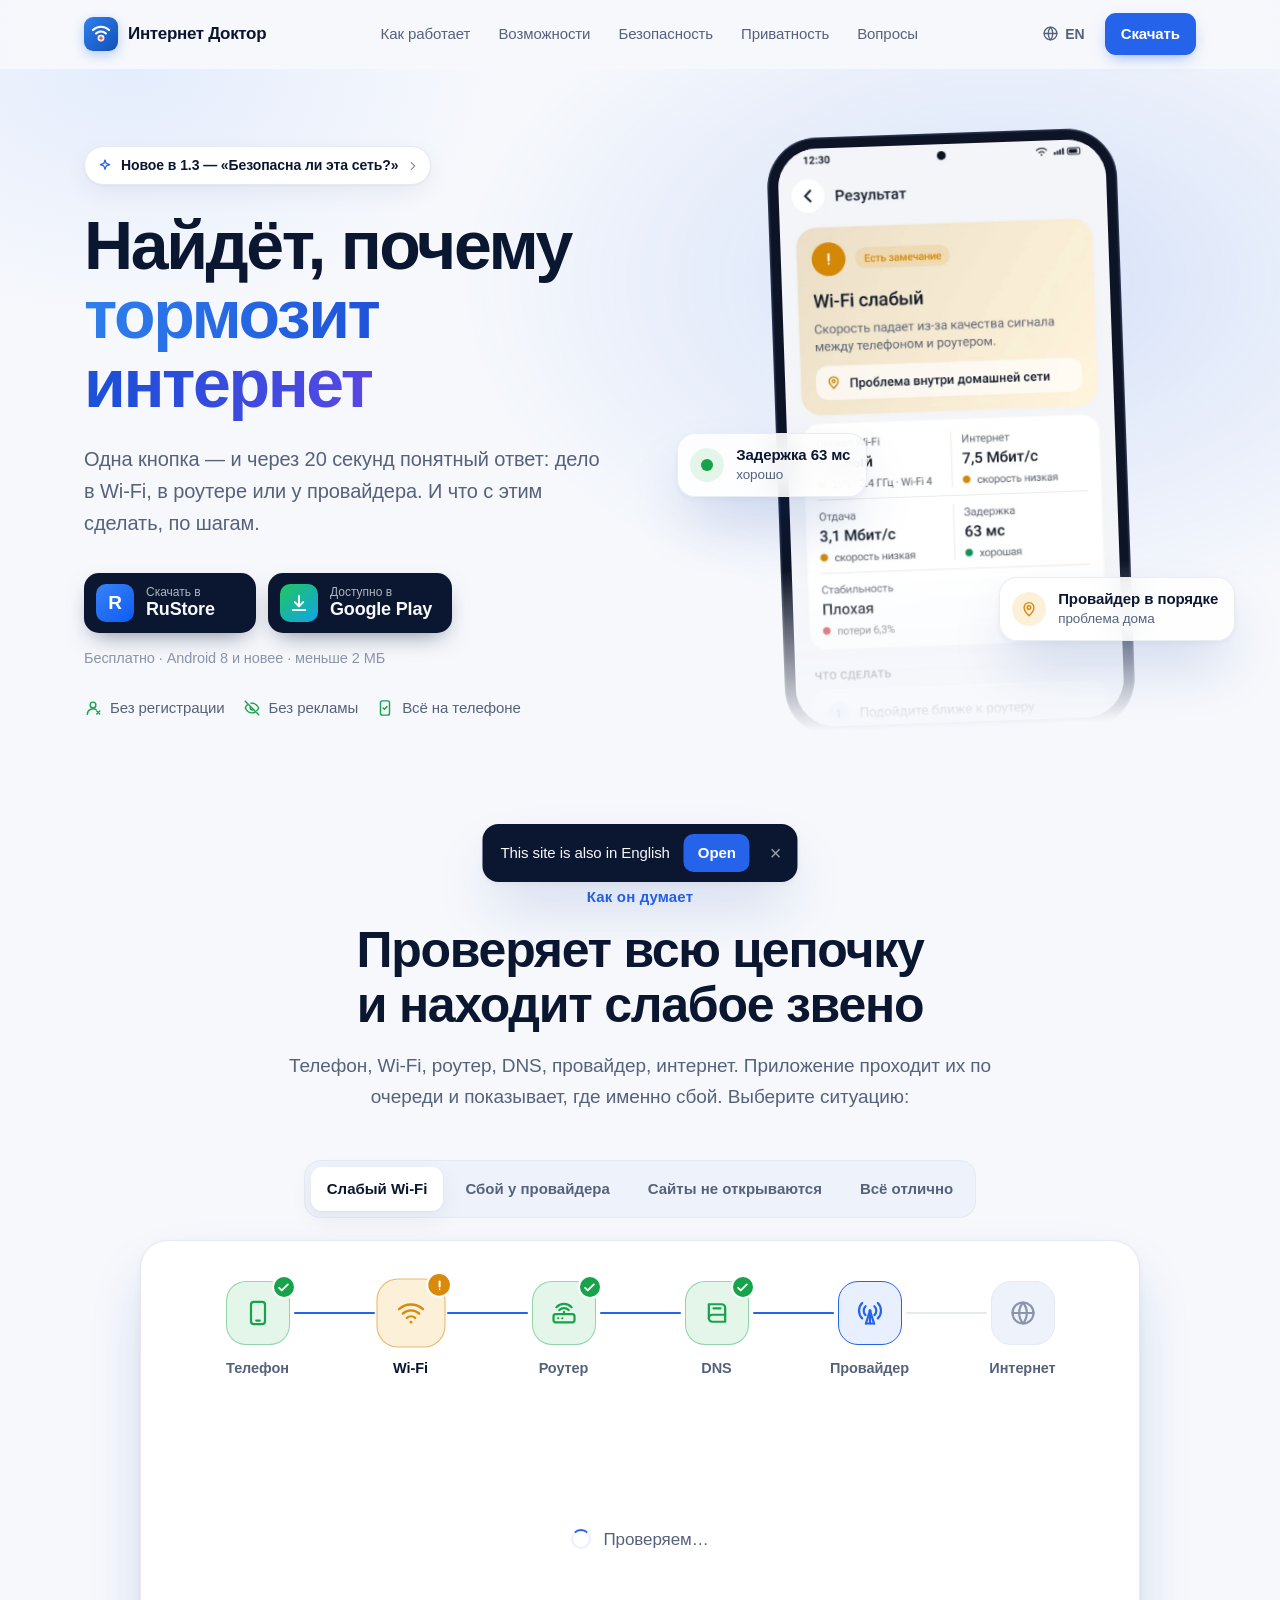
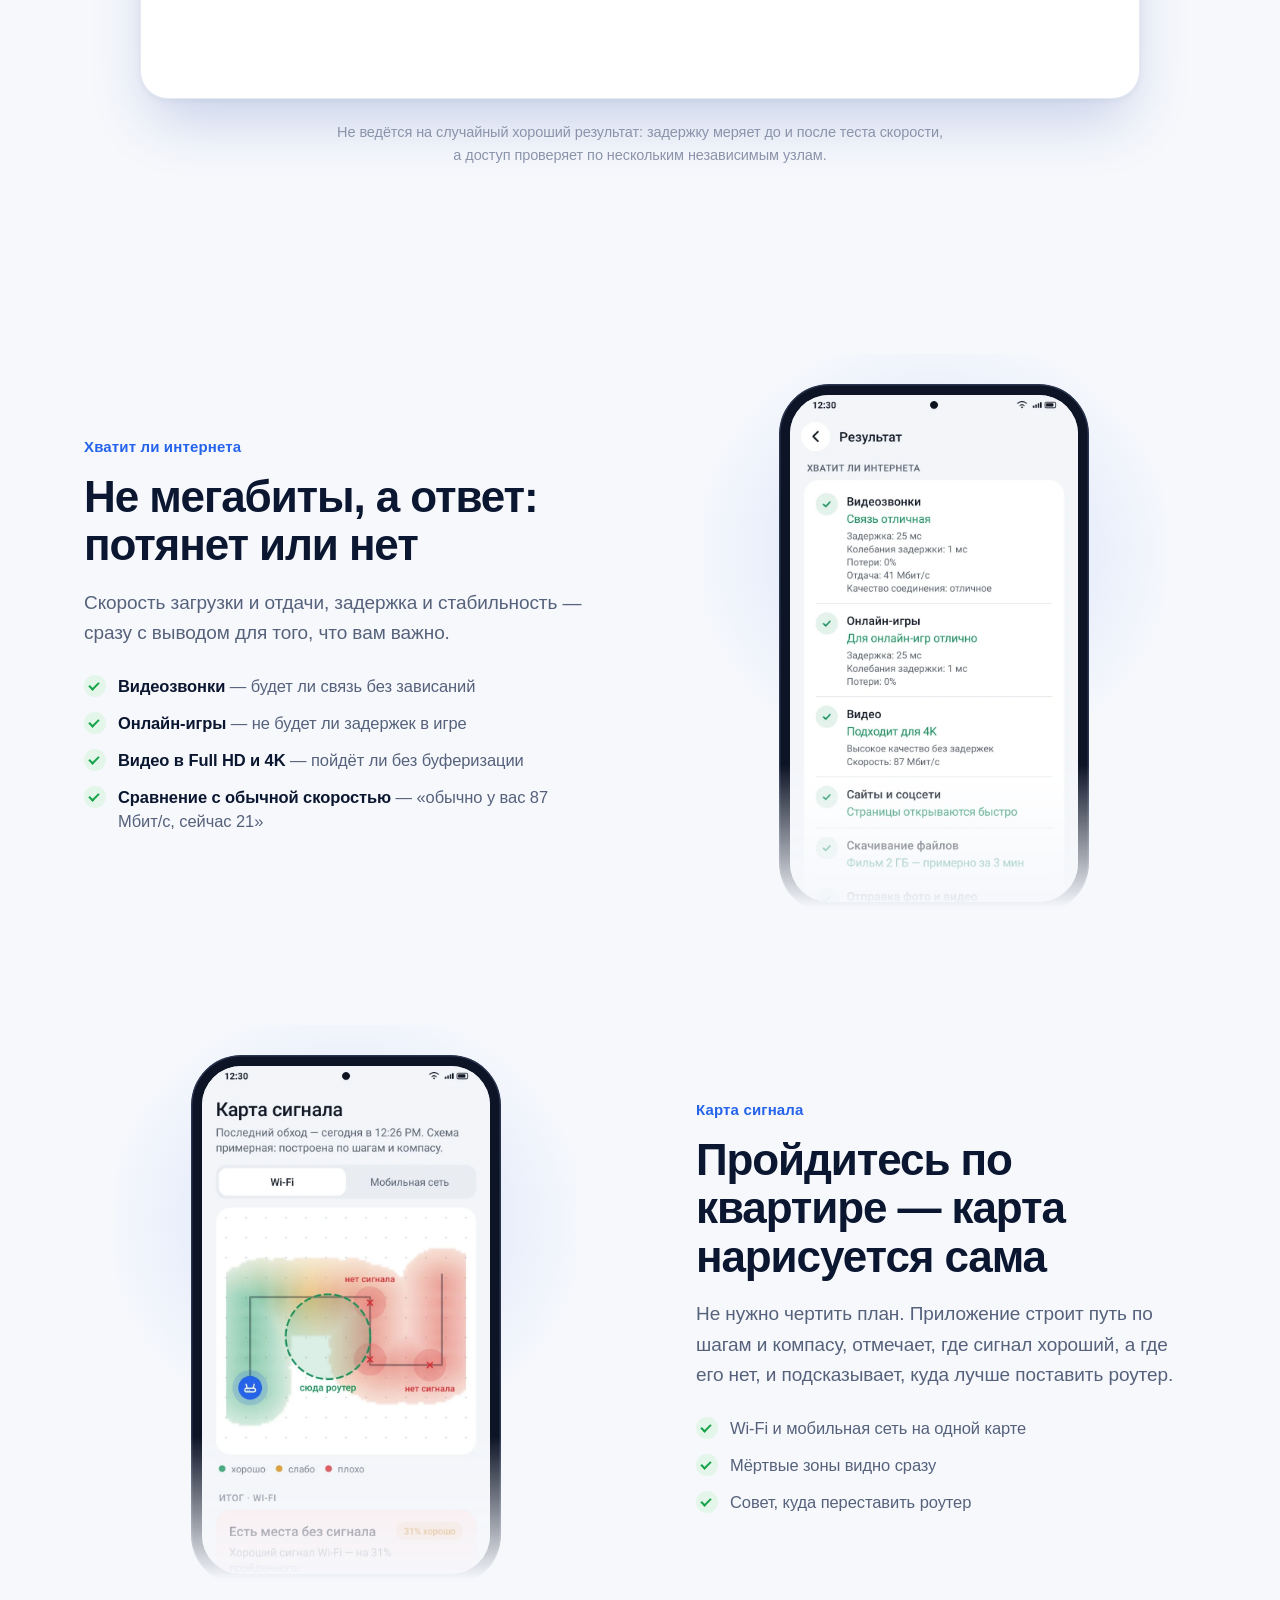
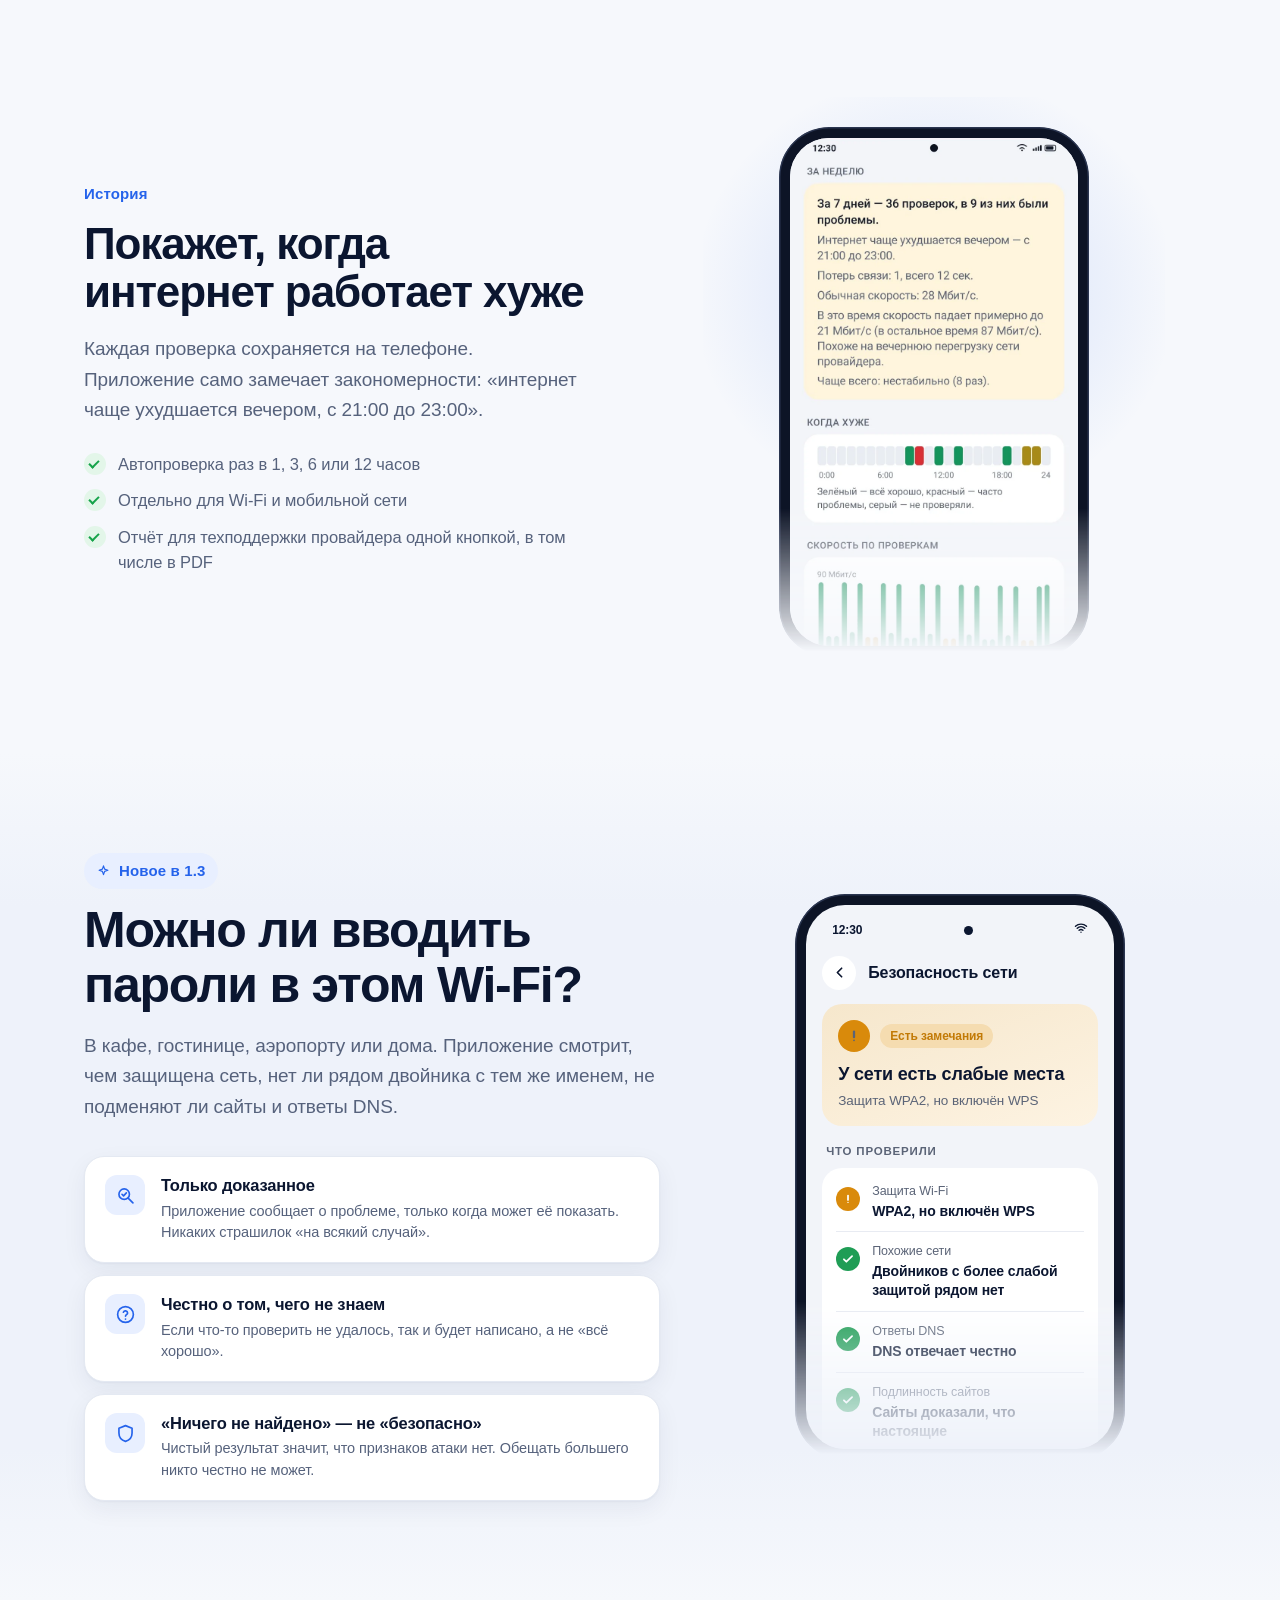
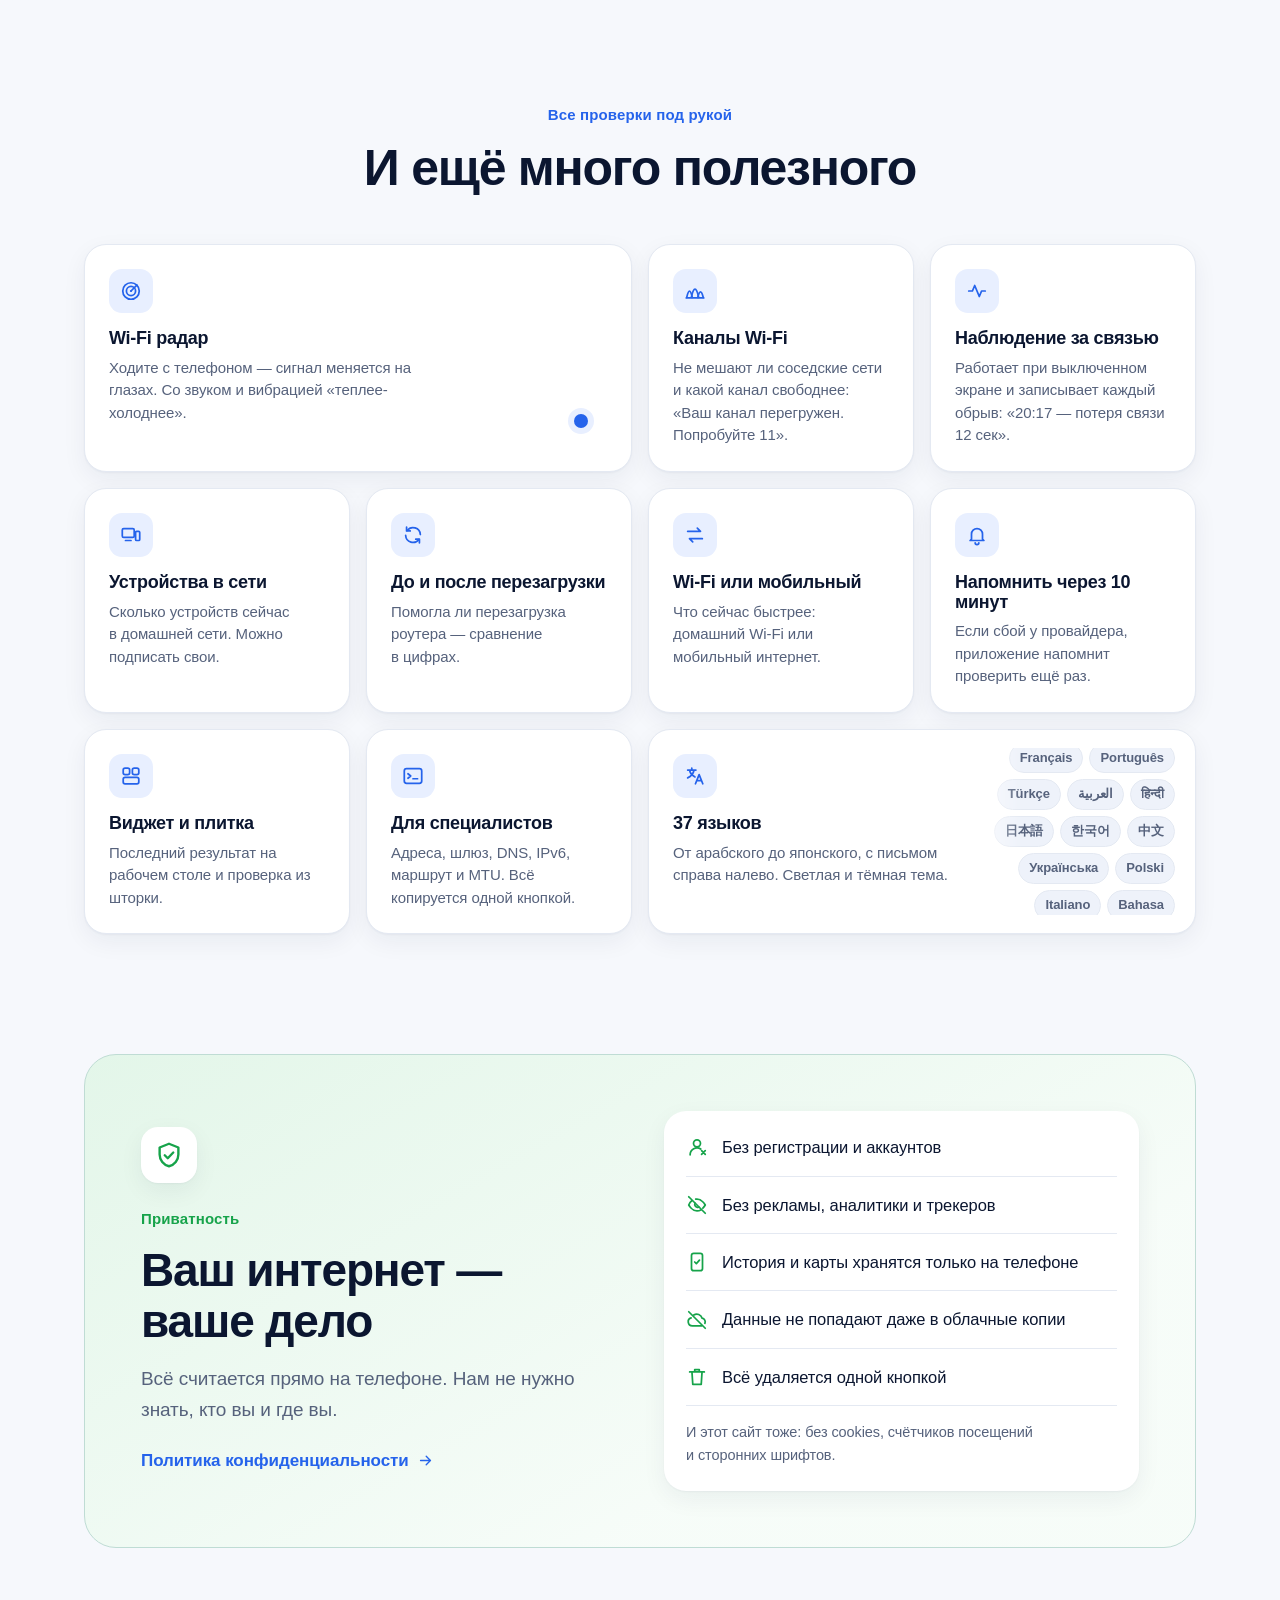
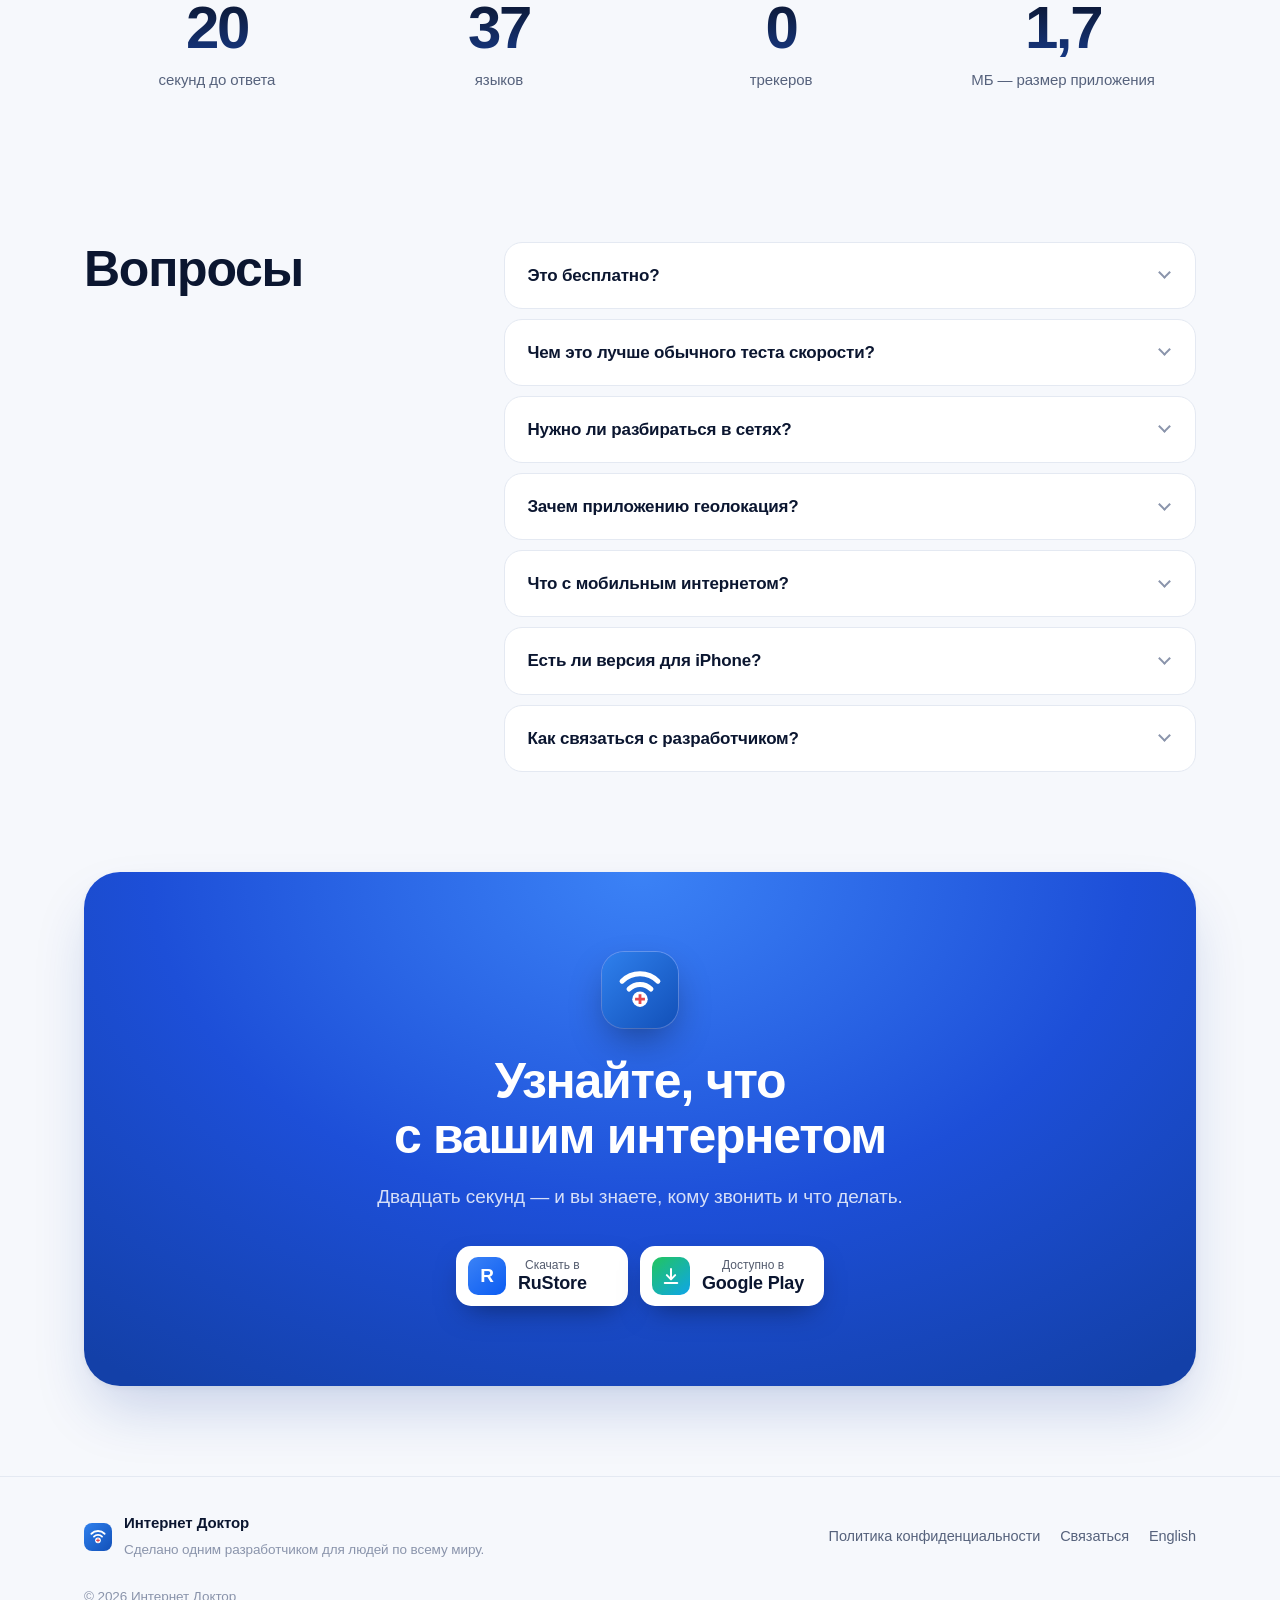
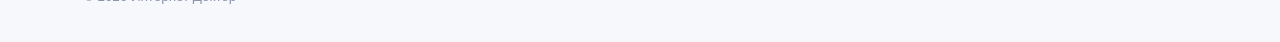
<file: site/index.html>
<!doctype html>
<html lang="ru">
<head>
<meta charset="utf-8">
<meta name="viewport" content="width=device-width, initial-scale=1, viewport-fit=cover">
<title>Интернет Доктор — найдёт, почему тормозит интернет</title>
<meta name="description" content="Приложение для Android: одна кнопка, и через 20 секунд понятно, в чём дело — Wi‑Fi, роутер или провайдер. И что сделать. Без регистрации, рекламы и трекеров.">
<meta name="theme-color" content="#f6f8fc" media="(prefers-color-scheme: light)">
<meta name="theme-color" content="#0a1020" media="(prefers-color-scheme: dark)">
<link rel="canonical" href="https://strmax195-hue.github.io/internet-doctor-privacy/site/">
<link rel="alternate" hreflang="ru" href="https://strmax195-hue.github.io/internet-doctor-privacy/site/">
<link rel="alternate" hreflang="en" href="https://strmax195-hue.github.io/internet-doctor-privacy/site/en/">
<link rel="alternate" hreflang="x-default" href="https://strmax195-hue.github.io/internet-doctor-privacy/site/en/">
<meta property="og:type" content="website">
<meta property="og:title" content="Интернет Доктор — найдёт, почему тормозит интернет">
<meta property="og:description" content="Приложение для Android: одна кнопка, и через 20 секунд понятно, в чём дело — Wi‑Fi, роутер или провайдер. И что сделать. Без регистрации, рекламы и трекеров.">
<meta property="og:url" content="https://strmax195-hue.github.io/internet-doctor-privacy/site/">
<meta property="og:image" content="https://strmax195-hue.github.io/internet-doctor-privacy/assets/img/og-ru.jpg">
<meta property="og:image:width" content="1200">
<meta property="og:image:height" content="630">
<meta property="og:locale" content="ru_RU">
<meta name="twitter:card" content="summary_large_image">
<link rel="icon" href="../assets/img/icon.svg" type="image/svg+xml">
<link rel="icon" href="../assets/img/icon-192.png" type="image/png" sizes="192x192">
<link rel="apple-touch-icon" href="../assets/img/apple-touch-icon.png">
<link rel="stylesheet" href="../assets/site.css?v=1.3">
<script type="application/ld+json">{"@context": "https://schema.org", "@type": "SoftwareApplication", "name": "Интернет Доктор", "operatingSystem": "Android 8.0+", "applicationCategory": "UtilitiesApplication", "description": "Приложение для Android: одна кнопка, и через 20 секунд понятно, в чём дело — Wi‑Fi, роутер или провайдер. И что сделать. Без регистрации, рекламы и трекеров.", "softwareVersion": "1.3.0", "offers": {"@type": "Offer", "price": "0", "priceCurrency": "USD"}, "url": "https://strmax195-hue.github.io/internet-doctor-privacy/site/", "image": "https://strmax195-hue.github.io/internet-doctor-privacy/assets/img/og-ru.jpg", "inLanguage": "ru"}</script>
</head>
<body data-lang="ru" data-other="en/" data-suggest="This site is also in English" data-suggest-btn="Open">
<a class="skip" href="#main">К содержанию</a>
<svg width="0" height="0" class="sprite" aria-hidden="true">
  <symbol id="i-phone" viewBox="0 0 24 24"><rect x="6" y="2.5" width="12" height="19" rx="2.5"/><path d="M10.5 18.5h3"/></symbol>
  <symbol id="i-wifi" viewBox="0 0 24 24"><path d="M2.5 9a14 14 0 0 1 19 0"/><path d="M5.5 12.5a9.5 9.5 0 0 1 13 0"/><path d="M8.7 15.9a5 5 0 0 1 6.6 0"/><circle cx="12" cy="19.3" r="1.1" fill="currentColor" stroke="none"/></symbol>
  <symbol id="i-router" viewBox="0 0 24 24"><rect x="3" y="13" width="18" height="7" rx="2"/><path d="M7 16.5h.01M10.5 16.5h.01"/><path d="M8 9.5a5.5 5.5 0 0 1 8 0"/><path d="M5.5 7a9 9 0 0 1 13 0"/><path d="M12 13v-2"/></symbol>
  <symbol id="i-dns" viewBox="0 0 24 24"><path d="M5 4.5h11a3 3 0 0 1 3 3v12H8a3 3 0 0 1-3-3z"/><path d="M5 16.5a3 3 0 0 1 3-3h11"/><path d="M9 8h6"/></symbol>
  <symbol id="i-isp" viewBox="0 0 24 24"><path d="M12 10v11"/><path d="M8.5 21h7"/><path d="M12 10l-3.5 11M12 10l3.5 11"/><path d="M8.2 6.2a5.3 5.3 0 0 0 0 7.6M15.8 6.2a5.3 5.3 0 0 1 0 7.6"/><path d="M5.3 3.4a9.4 9.4 0 0 0 0 13.2M18.7 3.4a9.4 9.4 0 0 1 0 13.2"/><circle cx="12" cy="10" r="1.3" fill="currentColor" stroke="none"/></symbol>
  <symbol id="i-globe" viewBox="0 0 24 24"><circle cx="12" cy="12" r="9"/><path d="M3 12h18"/><path d="M12 3a14 14 0 0 1 0 18a14 14 0 0 1 0-18z"/></symbol>
  <symbol id="i-check" viewBox="0 0 24 24"><path d="M5 12.5l4.2 4.2L19 7"/></symbol>
  <symbol id="i-alert" viewBox="0 0 24 24"><path d="M12 6v7.5"/><circle cx="12" cy="17.8" r="1.2" fill="currentColor" stroke="none"/></symbol>
  <symbol id="i-x" viewBox="0 0 24 24"><path d="M7 7l10 10M17 7L7 17"/></symbol>
  <symbol id="i-dash" viewBox="0 0 24 24"><path d="M7.5 12h9"/></symbol>
  <symbol id="i-pin" viewBox="0 0 24 24"><path d="M12 21s-6.5-6-6.5-11a6.5 6.5 0 0 1 13 0c0 5-6.5 11-6.5 11z"/><circle cx="12" cy="10" r="2.4"/></symbol>
  <symbol id="i-shield" viewBox="0 0 24 24"><path d="M12 3l7.5 3v5.5c0 4.6-3.1 8.3-7.5 9.5c-4.4-1.2-7.5-4.9-7.5-9.5V6z"/></symbol>
  <symbol id="i-shield-check" viewBox="0 0 24 24"><path d="M12 3l7.5 3v5.5c0 4.6-3.1 8.3-7.5 9.5c-4.4-1.2-7.5-4.9-7.5-9.5V6z"/><path d="M8.6 12.2l2.4 2.4l4.4-4.6"/></symbol>
  <symbol id="i-proof" viewBox="0 0 24 24"><circle cx="10.5" cy="10.5" r="6"/><path d="M15 15l5.5 5.5"/><path d="M8 10.6l1.8 1.8l3.2-3.4"/></symbol>
  <symbol id="i-help" viewBox="0 0 24 24"><circle cx="12" cy="12" r="9"/><path d="M9.6 9.4a2.5 2.5 0 0 1 4.8.9c0 1.7-2.4 2.1-2.4 3.7"/><circle cx="12" cy="17.2" r="1" fill="currentColor" stroke="none"/></symbol>
  <symbol id="i-radar" viewBox="0 0 24 24"><circle cx="12" cy="12" r="9"/><circle cx="12" cy="12" r="5"/><path d="M12 12l6.4-6.4"/><circle cx="12" cy="12" r="1.2" fill="currentColor" stroke="none"/></symbol>
  <symbol id="i-channels" viewBox="0 0 24 24"><path d="M3 19c2-9 4-9 6 0"/><path d="M8 19c2.5-12 5.5-12 8 0"/><path d="M15 19c2-8 4-8 6 0"/><path d="M2.5 19.5h19"/></symbol>
  <symbol id="i-pulse" viewBox="0 0 24 24"><path d="M3 12h4l2.5-6l5 12l2.5-6h4"/></symbol>
  <symbol id="i-devices" viewBox="0 0 24 24"><rect x="2.5" y="5" width="13" height="9.5" rx="1.5"/><path d="M6 18h6"/><rect x="17" y="8" width="4.5" height="10" rx="1.2"/></symbol>
  <symbol id="i-refresh" viewBox="0 0 24 24"><path d="M20 11.5A8 8 0 0 0 5.6 7.2"/><path d="M5 3.5v4h4"/><path d="M4 12.5a8 8 0 0 0 14.4 4.3"/><path d="M19 20.5v-4h-4"/></symbol>
  <symbol id="i-swap" viewBox="0 0 24 24"><path d="M4 8h14l-3.5-3.5"/><path d="M20 16H6l3.5 3.5"/></symbol>
  <symbol id="i-bell" viewBox="0 0 24 24"><path d="M6 16.5V11a6 6 0 0 1 12 0v5.5l1.5 1.5h-15z"/><path d="M10 20.5a2 2 0 0 0 4 0"/></symbol>
  <symbol id="i-widget" viewBox="0 0 24 24"><rect x="3.5" y="3.5" width="7" height="7" rx="2"/><rect x="13.5" y="3.5" width="7" height="7" rx="2"/><rect x="3.5" y="13.5" width="17" height="7" rx="2"/></symbol>
  <symbol id="i-terminal" viewBox="0 0 24 24"><rect x="2.5" y="4" width="19" height="16" rx="2.5"/><path d="M6.5 9.5l3 2.5l-3 2.5M12 15h5"/></symbol>
  <symbol id="i-lang" viewBox="0 0 24 24"><path d="M4 5.5h9M8.5 3.5v2M6 5.5c.7 3.4 3 6 6 7.5M11 5.5c-.8 4-3.3 7-7 8.5"/><path d="M12.5 20.5l4-10l4 10M14 17h5"/></symbol>
  <symbol id="i-user-off" viewBox="0 0 24 24"><circle cx="12" cy="8" r="3.8"/><path d="M4.5 20.5a7.5 7.5 0 0 1 11.6-6.3"/><path d="M17 16l4 4M21 16l-4 4"/></symbol>
  <symbol id="i-eye-off" viewBox="0 0 24 24"><path d="M3 3l18 18"/><path d="M10.6 5.6A9.7 9.7 0 0 1 12 5.5c5.5 0 9 6.5 9 6.5a17 17 0 0 1-2.6 3.4M6.3 7.3C4.2 8.8 3 12 3 12s3.5 6.5 9 6.5a8.6 8.6 0 0 0 4.2-1.1"/><path d="M9.9 10a3 3 0 0 0 4.1 4.1"/></symbol>
  <symbol id="i-device" viewBox="0 0 24 24"><rect x="6" y="2.5" width="12" height="19" rx="2.5"/><path d="M9.5 12l1.8 1.8L14.7 10"/></symbol>
  <symbol id="i-cloud-off" viewBox="0 0 24 24"><path d="M3 3l18 18"/><path d="M8.5 6.6A6 6 0 0 1 17.6 10a4 4 0 0 1 3 5.6M17 18.5H7a4.5 4.5 0 0 1-1.4-8.8"/></symbol>
  <symbol id="i-trash" viewBox="0 0 24 24"><path d="M4 6.5h16M9.5 6.5V4h5v2.5M6.5 6.5l.9 13.5h9.2l.9-13.5"/></symbol>
  <symbol id="i-download" viewBox="0 0 24 24"><path d="M12 3.5v12M7 11l5 5l5-5"/><path d="M4.5 20.5h15"/></symbol>
  <symbol id="i-arrow" viewBox="0 0 24 24"><path d="M5 12h14M13 6l6 6l-6 6"/></symbol>
  <symbol id="i-chevron" viewBox="0 0 24 24"><path d="M9 6l6 6l-6 6"/></symbol>
  <symbol id="i-play" viewBox="0 0 24 24"><path d="M20 12a8 8 0 1 1-2.3-5.6"/><path d="M20 4.5v4h-4"/></symbol>
  <symbol id="i-spark" viewBox="0 0 24 24"><path d="M12 3l1.8 5.2L19 10l-5.2 1.8L12 17l-1.8-5.2L5 10l5.2-1.8z"/></symbol>
  <symbol id="i-menu" viewBox="0 0 24 24"><path d="M4 7h16M4 12h16M4 17h16"/></symbol>
</svg>

<header class="top" id="top">
  <div class="wrap top-in">
    <a class="brand" href="./" aria-label="Интернет Доктор">
      <img src="../assets/img/icon.svg" width="34" height="34" alt="">
      <span>Интернет Доктор</span>
    </a>
    <nav class="nav" aria-label="Меню">
      <a href="#how">Как работает</a>
      <a href="#features">Возможности</a>
      <a href="#safety">Безопасность</a>
      <a href="#privacy">Приватность</a>
      <a href="#faq">Вопросы</a>
    </nav>
    <div class="top-act">
      <a class="lang" href="en/" hreflang="en" lang="en" title="English" data-lang="en"><svg><use href="#i-globe"/></svg>EN</a>
      <a class="btn btn-sm" href="#get">Скачать</a>
    </div>
  </div>
</header>

<main id="main">

<section class="hero">
  <div class="hero-bg" aria-hidden="true"><i></i><i></i><i></i><i></i></div>
  <div class="wrap hero-in">
    <div class="hero-copy">
      <a class="pill pill-new reveal" href="#safety"><svg><use href="#i-spark"/></svg>Новое в 1.3 — «Безопасна ли эта сеть?»<svg class="chev"><use href="#i-chevron"/></svg></a>
      <h1 class="reveal">Найдёт, почему <span class="grad">тормозит интернет</span></h1>
      <p class="lead reveal">Одна кнопка — и через 20 секунд понятный ответ: дело в Wi‑Fi, в роутере или у провайдера. И что с этим сделать, по шагам.</p>
      <div class="stores reveal" id="get">
        <a class="store" href="https://www.rustore.ru/catalog/app/builtbysolo.internetdoctor" rel="noopener"><span class="store-ico store-ru" aria-hidden="true">R</span><span><small>Скачать в</small>RuStore</span></a><a class="store" href="https://play.google.com/store/apps/details?id=builtbysolo.internetdoctor" rel="noopener"><span class="store-ico store-gp" aria-hidden="true"><svg><use href="#i-download"/></svg></span><span><small>Доступно в</small>Google Play</span></a>
      </div>
      <p class="note reveal">Бесплатно · Android 8 и новее · меньше 2 МБ</p>
      <ul class="chips reveal">
        <li><svg><use href="#i-user-off"/></svg>Без регистрации</li>
        <li><svg><use href="#i-eye-off"/></svg>Без рекламы</li>
        <li><svg><use href="#i-device"/></svg>Всё на телефоне</li>
      </ul>
    </div>
    <div class="hero-art reveal">
      <div class="phone phone-hero">
        <img src="../assets/img/result-ru.webp" width="760" height="1340" alt="Экран результата: «Wi‑Fi слабый, проблема внутри домашней сети», ниже скорость, задержка и стабильность" fetchpriority="high">
      </div>
      <div class="float float-1"><span class="dot ok"></span><div><b>Задержка 63 мс</b><small>хорошо</small></div></div>
      <div class="float float-2"><span class="ico"><svg><use href="#i-pin"/></svg></span><div><b>Провайдер в порядке</b><small>проблема дома</small></div></div>
    </div>
  </div>
</section>

<section class="how" id="how">
  <div class="wrap">
    <div class="head center">
      <p class="kicker">Как он думает</p>
      <h2>Проверяет всю цепочку и находит слабое звено</h2>
      <p class="lead">Телефон, Wi‑Fi, роутер, DNS, провайдер, интернет. Приложение проходит их по очереди и показывает, где именно сбой. Выберите ситуацию:</p>
    </div>
    <div class="demo" id="demo" data-todo="Что сделать" data-enough="Хватит ли интернета" data-demo="{&quot;wifi&quot;: {&quot;nodes&quot;: &quot;ok warn ok ok ok ok&quot;, &quot;tone&quot;: &quot;warn&quot;, &quot;eyebrow&quot;: &quot;Есть замечание&quot;, &quot;title&quot;: &quot;Wi‑Fi слабый&quot;, &quot;text&quot;: &quot;Интернет от провайдера работает нормально. Скорость падает из-за качества сигнала между телефоном и роутером.&quot;, &quot;where&quot;: &quot;Проблема внутри домашней сети&quot;, &quot;steps&quot;: [&quot;Подойдите ближе к роутеру&quot;, &quot;Переставьте роутер выше и ближе к центру квартиры — не на пол, не в шкаф и не за телевизор&quot;, &quot;Найдите места со слабым сигналом на «Карте сигнала»&quot;]}, &quot;isp&quot;: {&quot;nodes&quot;: &quot;ok ok ok na bad na&quot;, &quot;tone&quot;: &quot;bad&quot;, &quot;eyebrow&quot;: &quot;Проблема найдена&quot;, &quot;title&quot;: &quot;Похоже на проблему провайдера&quot;, &quot;text&quot;: &quot;Wi‑Fi соединение с роутером стабильное, но доступа во внешний интернет нет. Значит, обрыв где-то между роутером и провайдером.&quot;, &quot;where&quot;: &quot;Проблема не в телефоне и не в Wi‑Fi&quot;, &quot;steps&quot;: [&quot;Перезагрузите роутер — иногда он теряет связь с провайдером&quot;, &quot;Проверьте баланс в личном кабинете провайдера&quot;, &quot;Позвоните провайдеру и отправьте отчёт из приложения — там все нужные данные&quot;]}, &quot;dns&quot;: {&quot;nodes&quot;: &quot;ok ok ok bad ok ok&quot;, &quot;tone&quot;: &quot;bad&quot;, &quot;eyebrow&quot;: &quot;Проблема найдена&quot;, &quot;title&quot;: &quot;Похоже, проблема с DNS&quot;, &quot;text&quot;: &quot;Интернет есть, но телефон не может узнать адреса сайтов — поэтому они не открываются.&quot;, &quot;where&quot;: &quot;Проблема не в телефоне и не в Wi‑Fi&quot;, &quot;steps&quot;: [&quot;Перезагрузите роутер&quot;, &quot;В настройках телефона включите «Частный DNS» и укажите адрес надёжного DNS-сервера&quot;, &quot;Если не помогло — сообщите провайдеру, что не работает DNS&quot;]}, &quot;ok&quot;: {&quot;nodes&quot;: &quot;ok ok ok ok ok ok&quot;, &quot;tone&quot;: &quot;ok&quot;, &quot;eyebrow&quot;: &quot;Всё в порядке&quot;, &quot;title&quot;: &quot;Интернет работает отлично&quot;, &quot;text&quot;: &quot;Загрузка 87 Мбит/с, задержка 25 мс, потерь нет.&quot;, &quot;where&quot;: &quot;&quot;, &quot;enough&quot;: [&quot;Видеозвонки — связь отличная&quot;, &quot;Онлайн-игры — отлично&quot;, &quot;Видео 4K — подходит&quot;]}}">
      <div class="tabs" role="tablist">
        <button role="tab" aria-selected="true" data-sc="wifi">Слабый Wi‑Fi</button>
        <button role="tab" aria-selected="false" data-sc="isp">Сбой у провайдера</button>
        <button role="tab" aria-selected="false" data-sc="dns">Сайты не открываются</button>
        <button role="tab" aria-selected="false" data-sc="ok">Всё отлично</button>
      </div>
      <div class="demo-card">
        <ol class="chain" aria-hidden="true">
          <li data-n="0"><span class="node"><svg><use href="#i-phone"/></svg><em class="badge"></em></span><span class="lbl">Телефон</span></li>
          <li data-n="1"><span class="node"><svg><use href="#i-wifi"/></svg><em class="badge"></em></span><span class="lbl">Wi‑Fi</span></li>
          <li data-n="2"><span class="node"><svg><use href="#i-router"/></svg><em class="badge"></em></span><span class="lbl">Роутер</span></li>
          <li data-n="3"><span class="node"><svg><use href="#i-dns"/></svg><em class="badge"></em></span><span class="lbl">DNS</span></li>
          <li data-n="4"><span class="node"><svg><use href="#i-isp"/></svg><em class="badge"></em></span><span class="lbl">Провайдер</span></li>
          <li data-n="5"><span class="node"><svg><use href="#i-globe"/></svg><em class="badge"></em></span><span class="lbl">Интернет</span></li>
        </ol>
        <div class="verdict" aria-live="polite">
          <div class="v-wait"><span class="spin"></span>Проверяем…</div>
          <div class="v-body" hidden>
            <div class="v-main">
              <div class="v-top"><span class="v-ico"></span><span class="v-eyebrow"></span></div>
              <h3 class="v-title"></h3>
              <p class="v-text"></p>
              <p class="v-where"><svg><use href="#i-pin"/></svg><span></span></p>
            </div>
            <div class="v-side">
              <p class="v-side-h"></p>
              <ol class="v-steps"></ol>
              <button class="replay" type="button"><svg><use href="#i-play"/></svg>Проверить ещё раз</button>
            </div>
          </div>
        </div>
      </div>
      <p class="fine center">Не ведётся на случайный хороший результат: задержку меряет до и после теста скорости, а доступ проверяет по нескольким независимым узлам.</p>
    </div>
  </div>
</section>

<section class="features" id="features">
  <div class="wrap">
    <article class="feat reveal">
      <div class="feat-copy">
        <p class="kicker">Хватит ли интернета</p>
        <h2>Не мегабиты, а ответ: потянет или нет</h2>
        <p class="lead">Скорость загрузки и отдачи, задержка и стабильность — сразу с выводом для того, что вам важно.</p>
        <ul class="ticks">
          <li><b>Видеозвонки</b> — будет ли связь без зависаний</li><li><b>Онлайн-игры</b> — не будет ли задержек в игре</li><li><b>Видео в Full HD и 4K</b> — пойдёт ли без буферизации</li><li><b>Сравнение с обычной скоростью</b> — «обычно у вас 87 Мбит/с, сейчас 21»</li>
        </ul>
      </div>
      <div class="feat-art"><div class="phone"><img src="../assets/img/enough-ru.webp" width="760" height="1340" alt="Экран «Хватит ли интернета»: видеозвонки, онлайн-игры и видео 4K с выводами" loading="lazy"></div></div>
    </article>

    <article class="feat feat-rev reveal">
      <div class="feat-copy">
        <p class="kicker">Карта сигнала</p>
        <h2>Пройдитесь по квартире — карта нарисуется сама</h2>
        <p class="lead">Не нужно чертить план. Приложение строит путь по шагам и компасу, отмечает, где сигнал хороший, а где его нет, и подсказывает, куда лучше поставить роутер.</p>
        <ul class="ticks">
          <li>Wi‑Fi и мобильная сеть на одной карте</li><li>Мёртвые зоны видно сразу</li><li>Совет, куда переставить роутер</li>
        </ul>
      </div>
      <div class="feat-art"><div class="phone"><img src="../assets/img/map-ru.webp" width="760" height="1340" alt="Карта сигнала квартиры: зелёные и красные зоны, отмечено, куда поставить роутер" loading="lazy"></div></div>
    </article>

    <article class="feat reveal">
      <div class="feat-copy">
        <p class="kicker">История</p>
        <h2>Покажет, когда интернет работает хуже</h2>
        <p class="lead">Каждая проверка сохраняется на телефоне. Приложение само замечает закономерности: «интернет чаще ухудшается вечером, с 21:00 до 23:00».</p>
        <ul class="ticks">
          <li>Автопроверка раз в 1, 3, 6 или 12 часов</li><li>Отдельно для Wi‑Fi и мобильной сети</li><li>Отчёт для техподдержки провайдера одной кнопкой, в том числе в PDF</li>
        </ul>
      </div>
      <div class="feat-art"><div class="phone"><img src="../assets/img/history-ru.webp" width="760" height="1340" alt="История за неделю: интернет чаще ухудшается вечером, с 21:00 до 23:00" loading="lazy"></div></div>
    </article>
  </div>
</section>

<section class="safety" id="safety">
  <div class="wrap safety-in">
    <div class="safety-copy reveal">
      <p class="kicker kicker-new"><svg><use href="#i-spark"/></svg>Новое в 1.3</p>
      <h2>Можно ли вводить пароли в этом Wi‑Fi?</h2>
      <p class="lead">В кафе, гостинице, аэропорту или дома. Приложение смотрит, чем защищена сеть, нет ли рядом двойника с тем же именем, не подменяют ли сайты и ответы DNS.</p>
      <div class="principles">
        <div><span class="p-ico"><svg><use href="#i-proof"/></svg></span><b>Только доказанное</b><p>Приложение сообщает о проблеме, только когда может её показать. Никаких страшилок «на всякий случай».</p></div>
        <div><span class="p-ico"><svg><use href="#i-help"/></svg></span><b>Честно о том, чего не знаем</b><p>Если что-то проверить не удалось, так и будет написано, а не «всё хорошо».</p></div>
        <div><span class="p-ico"><svg><use href="#i-shield"/></svg></span><b>«Ничего не найдено» — не «безопасно»</b><p>Чистый результат значит, что признаков атаки нет. Обещать большего никто честно не может.</p></div>
      </div>
    </div>
    <div class="safety-art reveal" aria-hidden="true">
      <div class="phone phone-ui">
        <div class="ui">
          <div class="ui-status"><span>12:30</span><i></i><span class="ui-sig"><svg><use href="#i-wifi"/></svg></span></div>
          <div class="ui-bar"><span class="ui-back"><svg><use href="#i-chevron"/></svg></span>Безопасность сети</div>
          <div class="ui-hero">
            <div class="ui-row"><span class="ui-circ warn"><svg><use href="#i-alert"/></svg></span><span class="ui-pill">Есть замечания</span></div>
            <b>У сети есть слабые места</b>
            <span>Защита WPA2, но включён WPS</span>
          </div>
          <p class="ui-h">Что проверили</p>
          <ul class="ui-list">
            <li><span class="ui-dot warn"><svg><use href="#i-alert"/></svg></span><div><small>Защита Wi‑Fi</small>WPA2, но включён WPS</div></li>
            <li><span class="ui-dot ok"><svg><use href="#i-check"/></svg></span><div><small>Похожие сети</small>Двойников с более слабой защитой рядом нет</div></li>
            <li><span class="ui-dot ok"><svg><use href="#i-check"/></svg></span><div><small>Ответы DNS</small>DNS отвечает честно</div></li>
            <li><span class="ui-dot ok"><svg><use href="#i-check"/></svg></span><div><small>Подлинность сайтов</small>Сайты доказали, что настоящие</div></li>
            <li><span class="ui-dot ok"><svg><use href="#i-check"/></svg></span><div><small>Незашифрованные страницы</small>Страницы приходят без изменений</div></li>
          </ul>
        </div>
      </div>
    </div>
  </div>
</section>

<section class="more">
  <div class="wrap">
    <div class="head center reveal">
      <p class="kicker">Все проверки под рукой</p>
      <h2>И ещё много полезного</h2>
    </div>
    <div class="bento">
      <div class="tile reveal t-wide"><span class="t-ico"><svg><use href="#i-radar"/></svg></span><h3>Wi‑Fi радар</h3><p>Ходите с телефоном — сигнал меняется на глазах. Со звуком и вибрацией «теплее-холоднее».</p><div class="radar" aria-hidden="true"><i></i><i></i><i></i><b></b></div></div>
      <div class="tile reveal"><span class="t-ico"><svg><use href="#i-channels"/></svg></span><h3>Каналы Wi‑Fi</h3><p>Не мешают ли соседские сети и какой канал свободнее: «Ваш канал перегружен. Попробуйте 11».</p></div>
      <div class="tile reveal"><span class="t-ico"><svg><use href="#i-pulse"/></svg></span><h3>Наблюдение за связью</h3><p>Работает при выключенном экране и записывает каждый обрыв: «20:17 — потеря связи 12 сек».</p></div>
      <div class="tile reveal"><span class="t-ico"><svg><use href="#i-devices"/></svg></span><h3>Устройства в сети</h3><p>Сколько устройств сейчас в домашней сети. Можно подписать свои.</p></div>
      <div class="tile reveal"><span class="t-ico"><svg><use href="#i-refresh"/></svg></span><h3>До и после перезагрузки</h3><p>Помогла ли перезагрузка роутера — сравнение в цифрах.</p></div>
      <div class="tile reveal"><span class="t-ico"><svg><use href="#i-swap"/></svg></span><h3>Wi‑Fi или мобильный</h3><p>Что сейчас быстрее: домашний Wi‑Fi или мобильный интернет.</p></div>
      <div class="tile reveal"><span class="t-ico"><svg><use href="#i-bell"/></svg></span><h3>Напомнить через 10 минут</h3><p>Если сбой у провайдера, приложение напомнит проверить ещё раз.</p></div>
      <div class="tile reveal"><span class="t-ico"><svg><use href="#i-widget"/></svg></span><h3>Виджет и плитка</h3><p>Последний результат на рабочем столе и проверка из шторки.</p></div>
      <div class="tile reveal"><span class="t-ico"><svg><use href="#i-terminal"/></svg></span><h3>Для специалистов</h3><p>Адреса, шлюз, DNS, IPv6, маршрут и MTU. Всё копируется одной кнопкой.</p></div>
      <div class="tile reveal t-wide t-lang"><span class="t-ico"><svg><use href="#i-lang"/></svg></span><h3>37 языков</h3><p>От арабского до японского, с письмом справа налево. Светлая и тёмная тема.</p><div class="langs" aria-hidden="true"><span>Русский</span><span>English</span><span>Deutsch</span><span>Español</span><span>Français</span><span>Português</span><span>Türkçe</span><span>العربية</span><span>हिन्दी</span><span>日本語</span><span>한국어</span><span>中文</span><span>Українська</span><span>Polski</span><span>Italiano</span><span>Bahasa</span><span>Tiếng Việt</span><span>فارسی</span><span>עברית</span><span>Қазақ</span></div></div>
    </div>
  </div>
</section>

<section class="privacy" id="privacy">
  <div class="wrap">
    <div class="priv reveal">
      <div class="priv-copy">
        <span class="priv-shield"><svg><use href="#i-shield-check"/></svg></span>
        <p class="kicker">Приватность</p>
        <h2>Ваш интернет — ваше дело</h2>
        <p class="lead">Всё считается прямо на телефоне. Нам не нужно знать, кто вы и где вы.</p>
        <a class="link" href="../">Политика конфиденциальности<svg><use href="#i-arrow"/></svg></a>
      </div>
      <ul class="priv-list">
        <li><svg><use href="#i-user-off"/></svg>Без регистрации и аккаунтов</li>
        <li><svg><use href="#i-eye-off"/></svg>Без рекламы, аналитики и трекеров</li>
        <li><svg><use href="#i-device"/></svg>История и карты хранятся только на телефоне</li>
        <li><svg><use href="#i-cloud-off"/></svg>Данные не попадают даже в облачные копии</li>
        <li><svg><use href="#i-trash"/></svg>Всё удаляется одной кнопкой</li>
        <li class="priv-site">И этот сайт тоже: без cookies, счётчиков посещений и сторонних шрифтов.</li>
      </ul>
    </div>
    <dl class="stats reveal">
      <div><dt data-count="20">20</dt><dd>секунд до ответа</dd></div>
      <div><dt data-count="37">37</dt><dd>языков</dd></div>
      <div><dt>0</dt><dd>трекеров</dd></div>
      <div><dt>1,7</dt><dd>МБ — размер приложения</dd></div>
    </dl>
  </div>
</section>

<section class="faq" id="faq">
  <div class="wrap faq-in">
    <h2 class="reveal">Вопросы</h2>
    <div class="qa reveal">
      <details><summary>Это бесплатно?</summary><p>Да. В приложении нет рекламы и платных функций.</p></details>
      <details><summary>Чем это лучше обычного теста скорости?</summary><p>Тест скорости показывает цифру. Интернет Доктор объясняет, откуда она взялась: слабый Wi‑Fi, завис роутер, сбоит DNS или проблема у провайдера, — и говорит, что сделать. Ещё он проверяет стабильность, а не только скорость.</p></details>
      <details><summary>Нужно ли разбираться в сетях?</summary><p>Нет. Ответы написаны обычными словами. Цифры для специалистов спрятаны под «Подробнее», если они вам понадобятся.</p></details>
      <details><summary>Зачем приложению геолокация?</summary><p>Android показывает список соседних сетей Wi‑Fi только с этим разрешением. Оно нужно для проверки каналов и названия сети. Ваше местоположение приложение не определяет, а без разрешения всё остальное работает.</p></details>
      <details><summary>Что с мобильным интернетом?</summary><p>Всё работает. Приложение понимает, что роутера нет, и даёт советы для мобильной сети: про сигнал, оператора и баланс.</p></details>
      <details><summary>Есть ли версия для iPhone?</summary><p>Пока только Android, начиная с версии 8.</p></details>
      <details><summary>Как связаться с разработчиком?</summary><p>Пишите на <a href="mailto:strmax195@gmail.com">strmax195@gmail.com</a>. В приложении есть кнопка «Отправить разработчику», если что-то пошло не так.</p></details>
    </div>
  </div>
</section>

<section class="cta">
  <div class="wrap">
    <div class="cta-box reveal">
      <div class="hero-bg" aria-hidden="true"><i></i><i></i><i></i><i></i></div>
      <img src="../assets/img/icon.svg" width="76" height="76" alt="" class="cta-icon">
      <h2>Узнайте, что с вашим интернетом</h2>
      <p class="lead">Двадцать секунд — и вы знаете, кому звонить и что делать.</p>
      <div class="stores stores-inv">
        <a class="store" href="https://www.rustore.ru/catalog/app/builtbysolo.internetdoctor" rel="noopener"><span class="store-ico store-ru" aria-hidden="true">R</span><span><small>Скачать в</small>RuStore</span></a><a class="store" href="https://play.google.com/store/apps/details?id=builtbysolo.internetdoctor" rel="noopener"><span class="store-ico store-gp" aria-hidden="true"><svg><use href="#i-download"/></svg></span><span><small>Доступно в</small>Google Play</span></a>
      </div>
    </div>
  </div>
</section>

</main>

<footer class="foot">
  <div class="wrap foot-in">
    <div class="foot-brand">
      <img src="../assets/img/icon.svg" width="28" height="28" alt="">
      <div><b>Интернет Доктор</b><small>Сделано одним разработчиком для людей по всему миру.</small></div>
    </div>
    <nav class="foot-nav">
      <a href="../">Политика конфиденциальности</a>
      <a href="mailto:strmax195@gmail.com">Связаться</a>
      <a href="en/" lang="en" data-lang="en">English</a>
    </nav>
    <small class="copy">© 2026 Интернет Доктор</small>
  </div>
</footer>

<script src="../assets/site.js?v=1.3" defer></script>
</body>
</html>
</file>
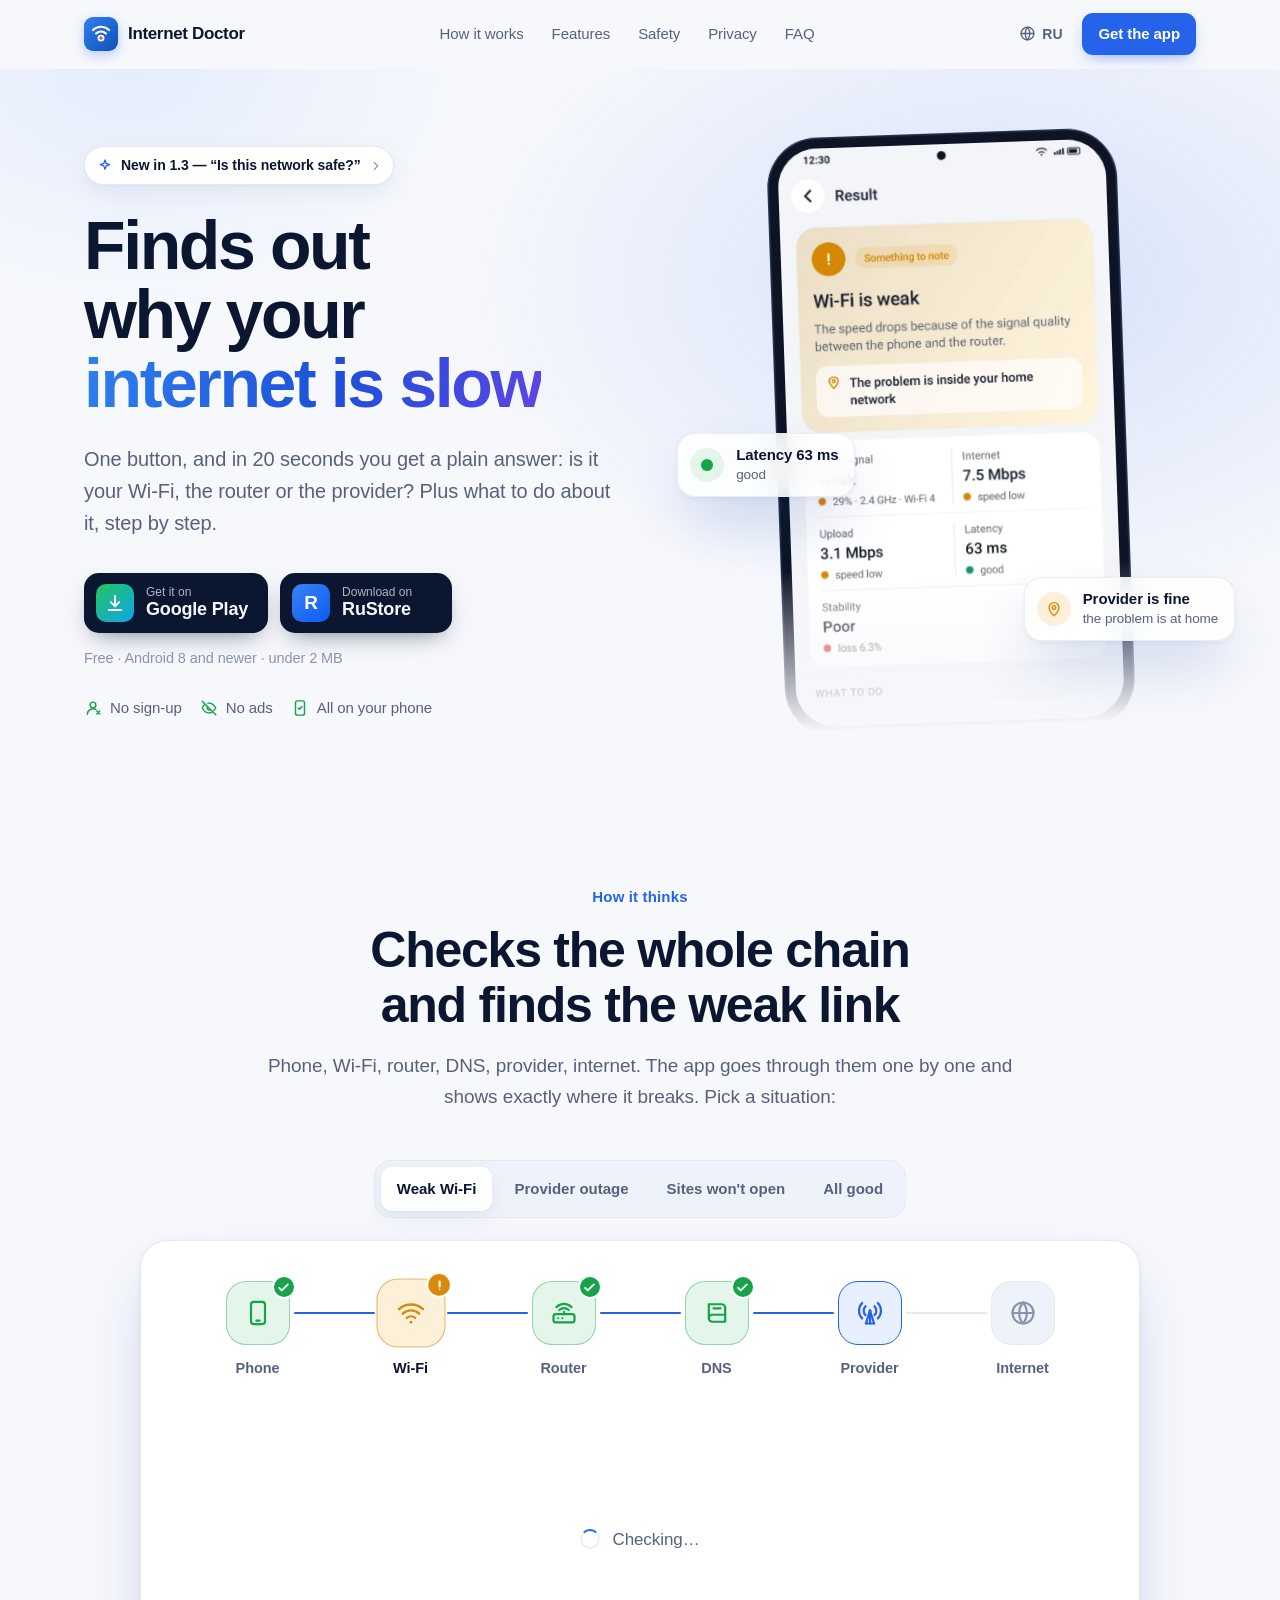
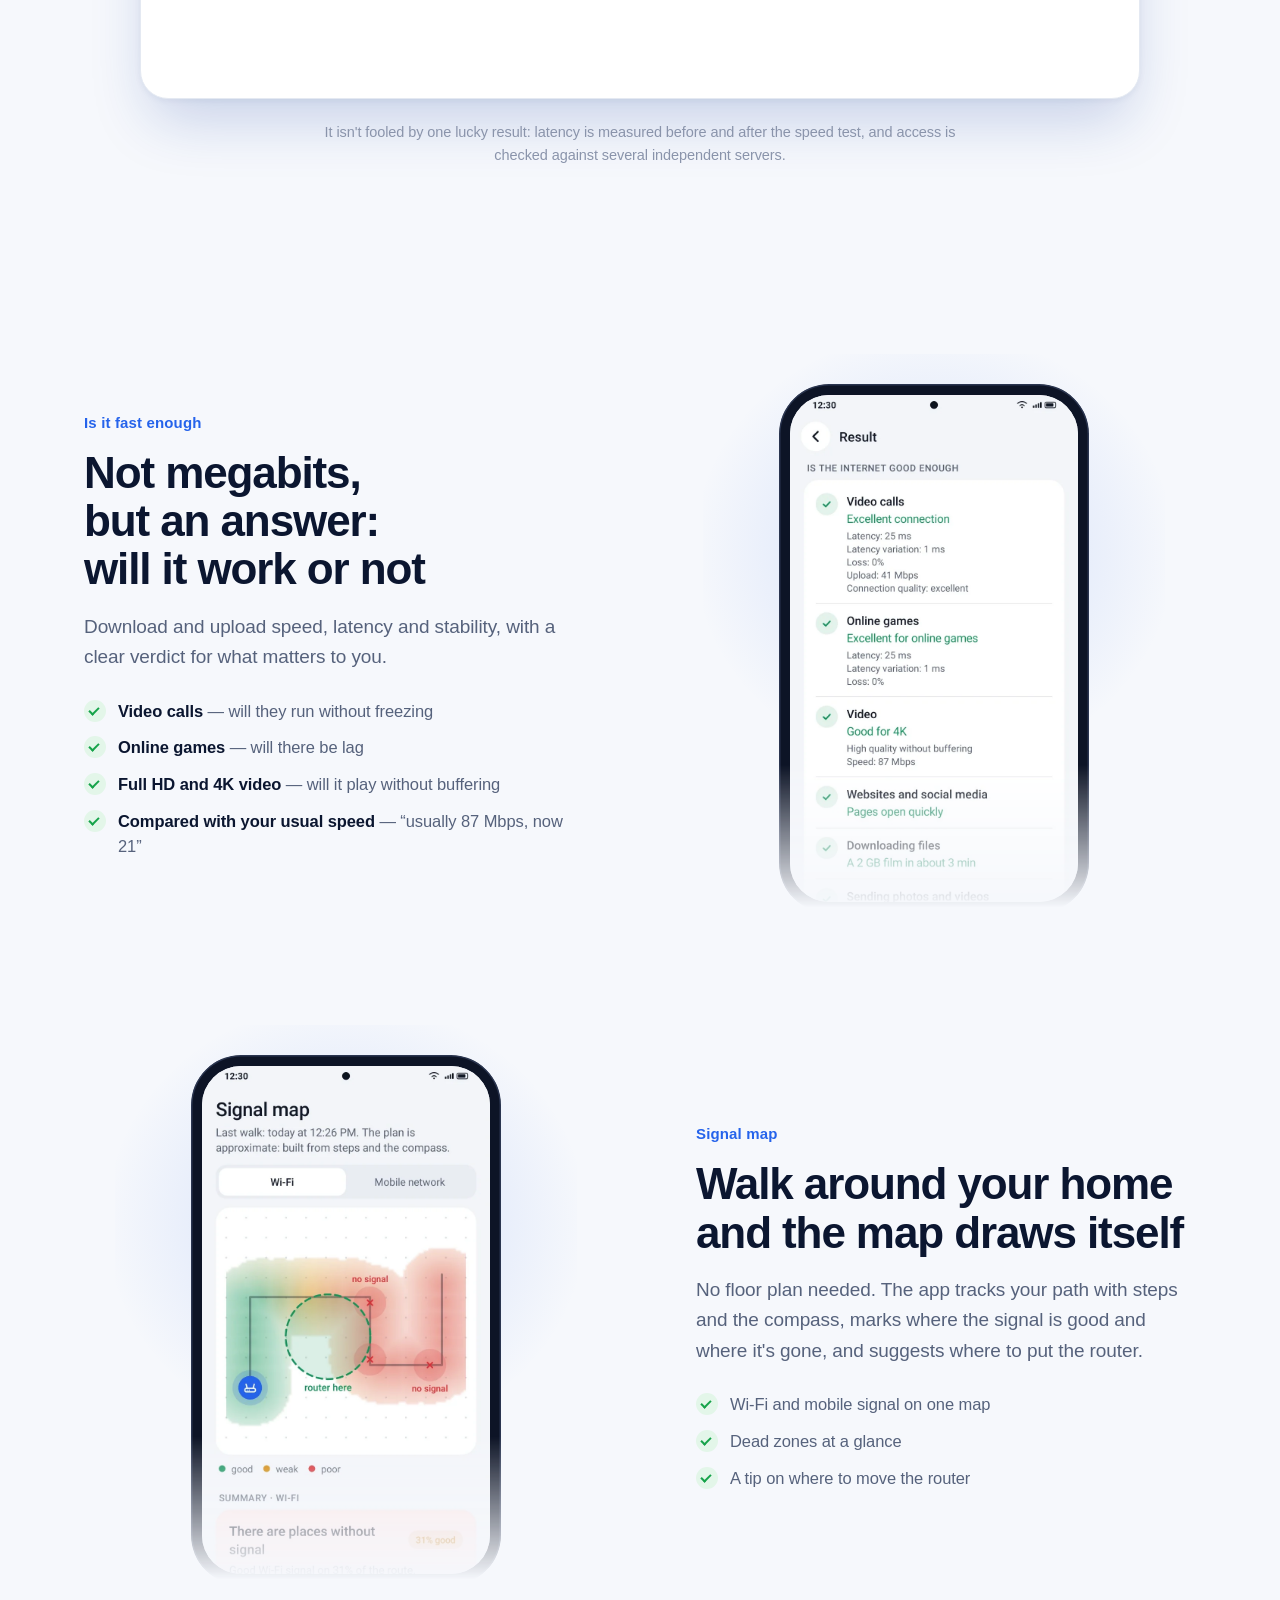
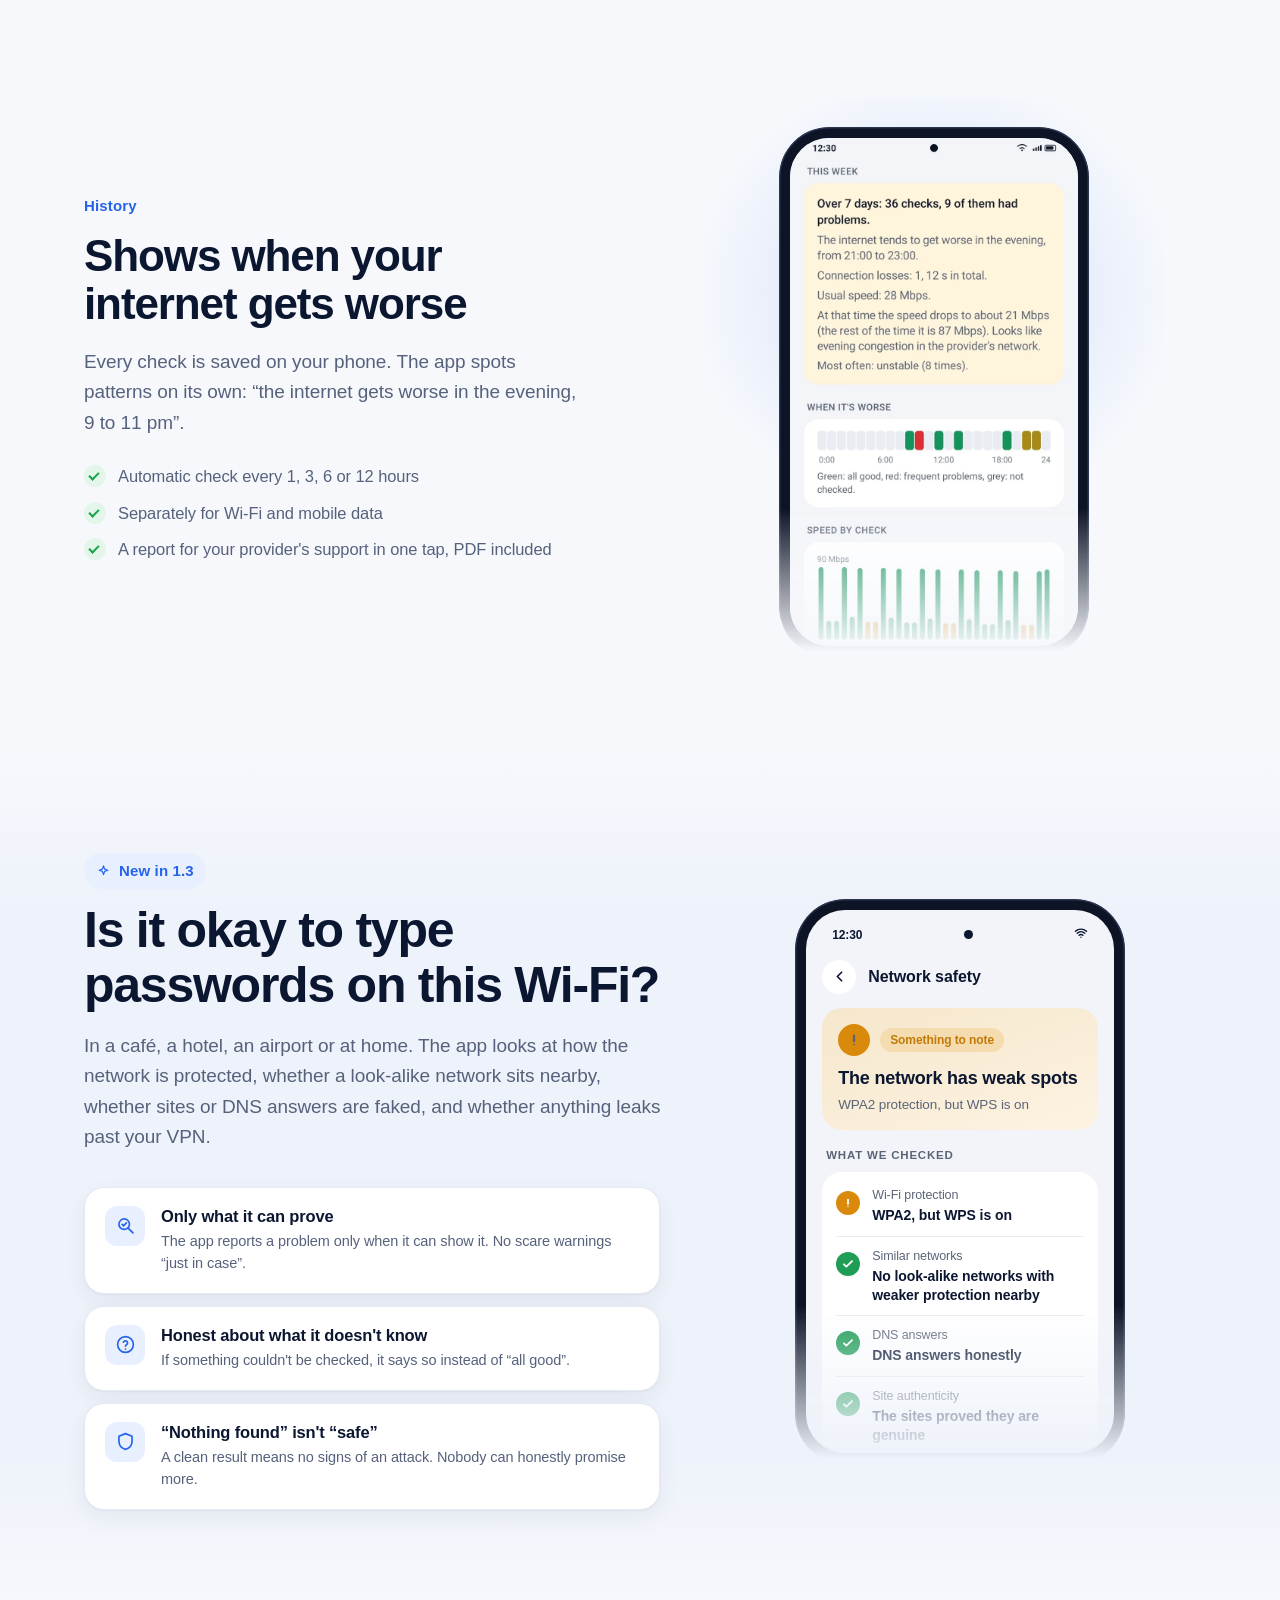
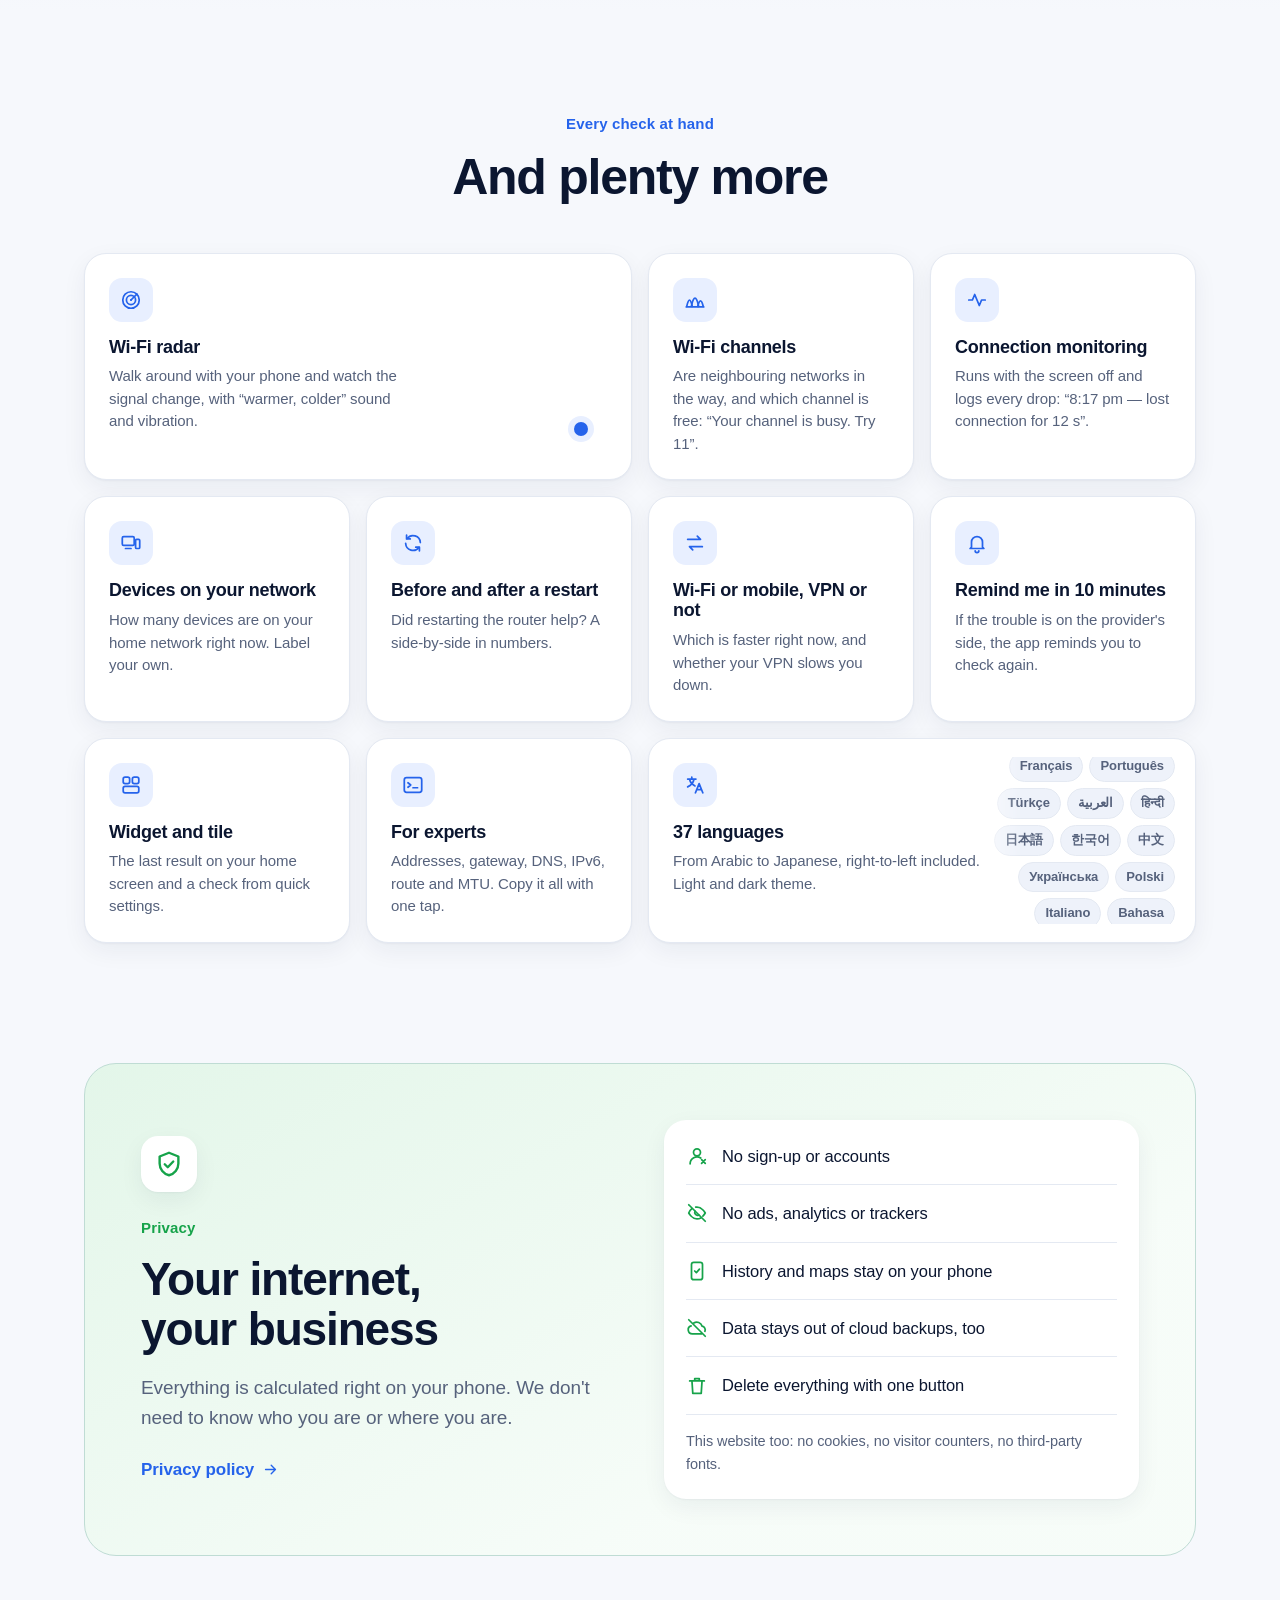
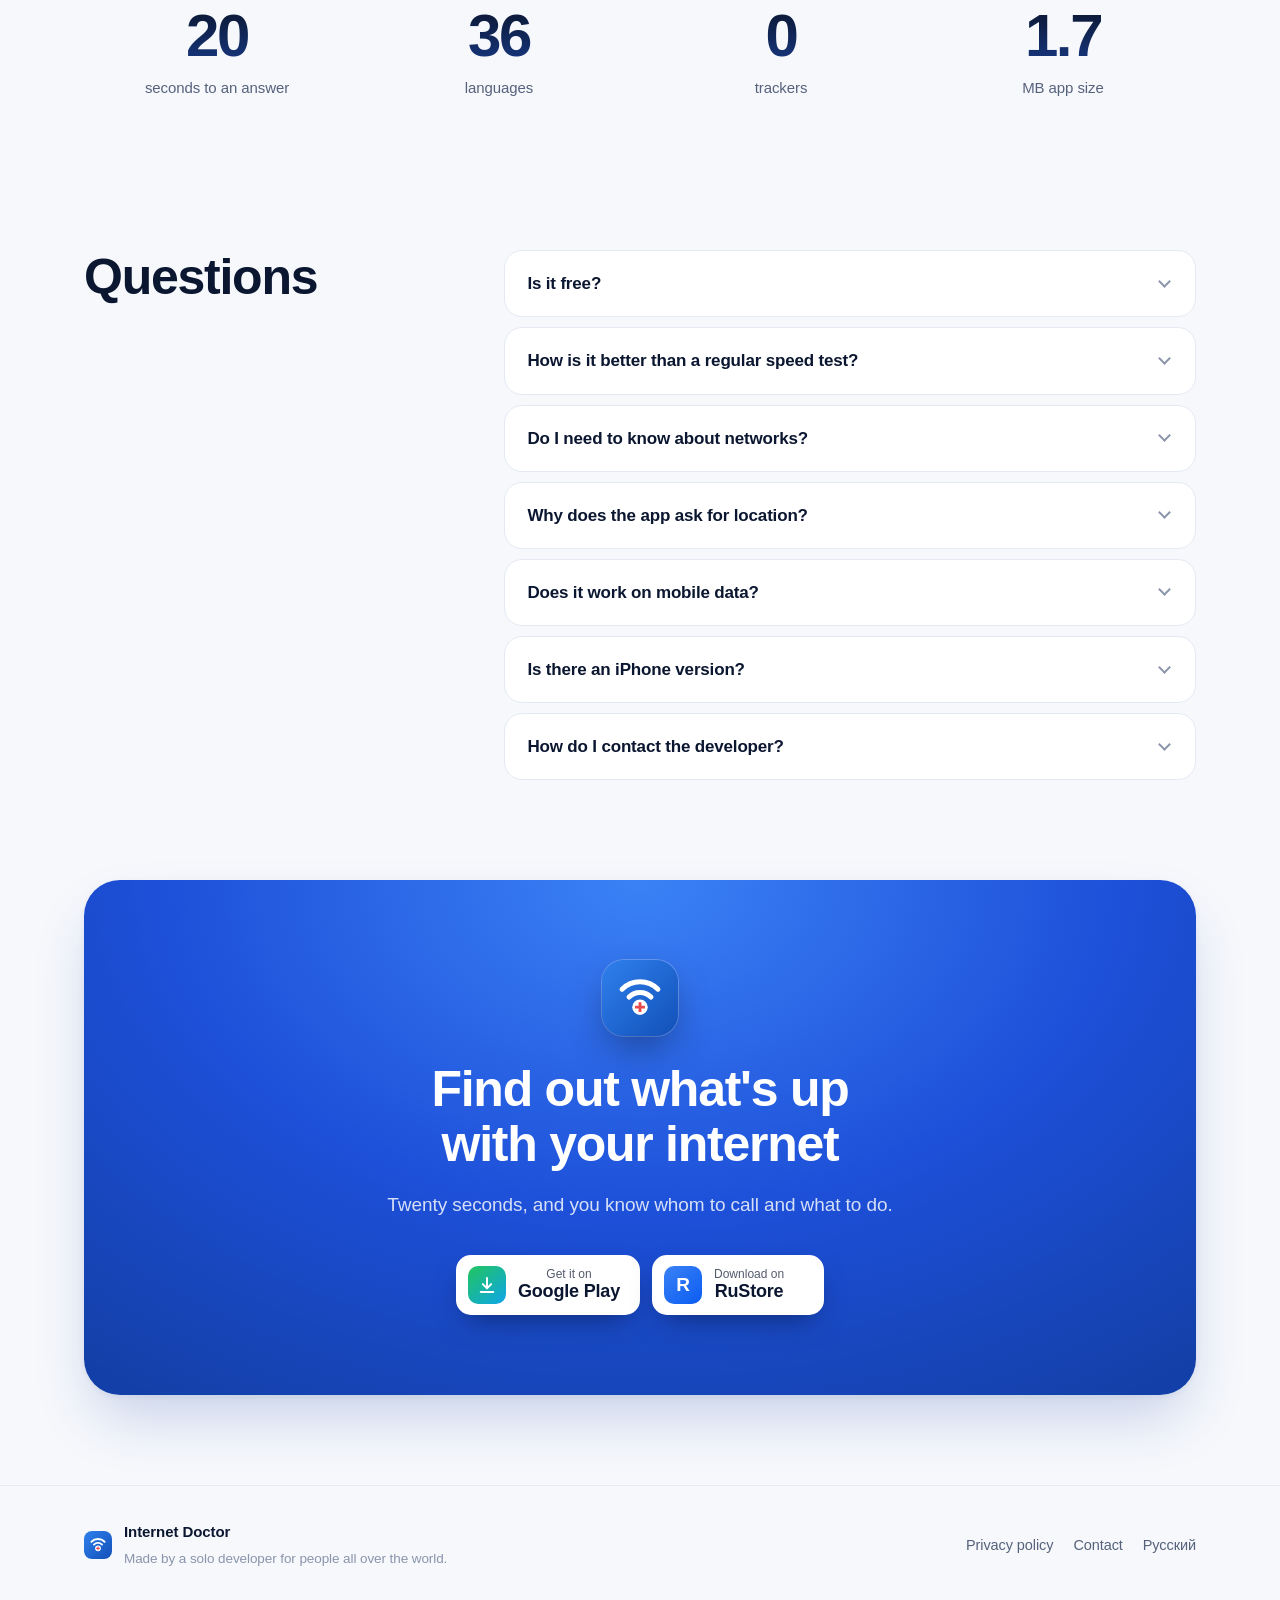
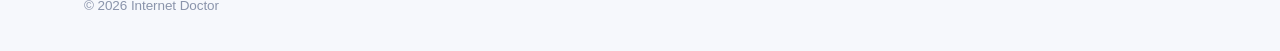
<file: site/en/index.html>
<!doctype html>
<html lang="en">
<head>
<meta charset="utf-8">
<meta name="viewport" content="width=device-width, initial-scale=1, viewport-fit=cover">
<title>Internet Doctor — finds out why your internet is slow</title>
<meta name="description" content="An Android app: tap one button and in 20 seconds you know what&#x27;s wrong — your Wi‑Fi, the router or the provider — and what to do about it. No sign-up, ads or trackers.">
<meta name="theme-color" content="#f6f8fc" media="(prefers-color-scheme: light)">
<meta name="theme-color" content="#0a1020" media="(prefers-color-scheme: dark)">
<link rel="canonical" href="https://strmax195-hue.github.io/internet-doctor-privacy/site/en/">
<link rel="alternate" hreflang="ru" href="https://strmax195-hue.github.io/internet-doctor-privacy/site/">
<link rel="alternate" hreflang="en" href="https://strmax195-hue.github.io/internet-doctor-privacy/site/en/">
<link rel="alternate" hreflang="x-default" href="https://strmax195-hue.github.io/internet-doctor-privacy/site/en/">
<meta property="og:type" content="website">
<meta property="og:title" content="Internet Doctor — finds out why your internet is slow">
<meta property="og:description" content="An Android app: tap one button and in 20 seconds you know what&#x27;s wrong — your Wi‑Fi, the router or the provider — and what to do about it. No sign-up, ads or trackers.">
<meta property="og:url" content="https://strmax195-hue.github.io/internet-doctor-privacy/site/en/">
<meta property="og:image" content="https://strmax195-hue.github.io/internet-doctor-privacy/assets/img/og-en.jpg">
<meta property="og:image:width" content="1200">
<meta property="og:image:height" content="630">
<meta property="og:locale" content="en_US">
<meta name="twitter:card" content="summary_large_image">
<link rel="icon" href="../../assets/img/icon.svg" type="image/svg+xml">
<link rel="icon" href="../../assets/img/icon-192.png" type="image/png" sizes="192x192">
<link rel="apple-touch-icon" href="../../assets/img/apple-touch-icon.png">
<link rel="stylesheet" href="../../assets/site.css?v=1.3">
<script type="application/ld+json">{"@context": "https://schema.org", "@type": "SoftwareApplication", "name": "Internet Doctor", "operatingSystem": "Android 8.0+", "applicationCategory": "UtilitiesApplication", "description": "An Android app: tap one button and in 20 seconds you know what's wrong — your Wi‑Fi, the router or the provider — and what to do about it. No sign-up, ads or trackers.", "softwareVersion": "1.3.0", "offers": {"@type": "Offer", "price": "0", "priceCurrency": "USD"}, "url": "https://strmax195-hue.github.io/internet-doctor-privacy/site/en/", "image": "https://strmax195-hue.github.io/internet-doctor-privacy/assets/img/og-en.jpg", "inLanguage": "en"}</script>
</head>
<body data-lang="en" data-other="../" data-suggest="Этот сайт есть на русском" data-suggest-btn="Открыть">
<a class="skip" href="#main">Skip to content</a>
<svg width="0" height="0" class="sprite" aria-hidden="true">
  <symbol id="i-phone" viewBox="0 0 24 24"><rect x="6" y="2.5" width="12" height="19" rx="2.5"/><path d="M10.5 18.5h3"/></symbol>
  <symbol id="i-wifi" viewBox="0 0 24 24"><path d="M2.5 9a14 14 0 0 1 19 0"/><path d="M5.5 12.5a9.5 9.5 0 0 1 13 0"/><path d="M8.7 15.9a5 5 0 0 1 6.6 0"/><circle cx="12" cy="19.3" r="1.1" fill="currentColor" stroke="none"/></symbol>
  <symbol id="i-router" viewBox="0 0 24 24"><rect x="3" y="13" width="18" height="7" rx="2"/><path d="M7 16.5h.01M10.5 16.5h.01"/><path d="M8 9.5a5.5 5.5 0 0 1 8 0"/><path d="M5.5 7a9 9 0 0 1 13 0"/><path d="M12 13v-2"/></symbol>
  <symbol id="i-dns" viewBox="0 0 24 24"><path d="M5 4.5h11a3 3 0 0 1 3 3v12H8a3 3 0 0 1-3-3z"/><path d="M5 16.5a3 3 0 0 1 3-3h11"/><path d="M9 8h6"/></symbol>
  <symbol id="i-isp" viewBox="0 0 24 24"><path d="M12 10v11"/><path d="M8.5 21h7"/><path d="M12 10l-3.5 11M12 10l3.5 11"/><path d="M8.2 6.2a5.3 5.3 0 0 0 0 7.6M15.8 6.2a5.3 5.3 0 0 1 0 7.6"/><path d="M5.3 3.4a9.4 9.4 0 0 0 0 13.2M18.7 3.4a9.4 9.4 0 0 1 0 13.2"/><circle cx="12" cy="10" r="1.3" fill="currentColor" stroke="none"/></symbol>
  <symbol id="i-globe" viewBox="0 0 24 24"><circle cx="12" cy="12" r="9"/><path d="M3 12h18"/><path d="M12 3a14 14 0 0 1 0 18a14 14 0 0 1 0-18z"/></symbol>
  <symbol id="i-check" viewBox="0 0 24 24"><path d="M5 12.5l4.2 4.2L19 7"/></symbol>
  <symbol id="i-alert" viewBox="0 0 24 24"><path d="M12 6v7.5"/><circle cx="12" cy="17.8" r="1.2" fill="currentColor" stroke="none"/></symbol>
  <symbol id="i-x" viewBox="0 0 24 24"><path d="M7 7l10 10M17 7L7 17"/></symbol>
  <symbol id="i-dash" viewBox="0 0 24 24"><path d="M7.5 12h9"/></symbol>
  <symbol id="i-pin" viewBox="0 0 24 24"><path d="M12 21s-6.5-6-6.5-11a6.5 6.5 0 0 1 13 0c0 5-6.5 11-6.5 11z"/><circle cx="12" cy="10" r="2.4"/></symbol>
  <symbol id="i-shield" viewBox="0 0 24 24"><path d="M12 3l7.5 3v5.5c0 4.6-3.1 8.3-7.5 9.5c-4.4-1.2-7.5-4.9-7.5-9.5V6z"/></symbol>
  <symbol id="i-shield-check" viewBox="0 0 24 24"><path d="M12 3l7.5 3v5.5c0 4.6-3.1 8.3-7.5 9.5c-4.4-1.2-7.5-4.9-7.5-9.5V6z"/><path d="M8.6 12.2l2.4 2.4l4.4-4.6"/></symbol>
  <symbol id="i-proof" viewBox="0 0 24 24"><circle cx="10.5" cy="10.5" r="6"/><path d="M15 15l5.5 5.5"/><path d="M8 10.6l1.8 1.8l3.2-3.4"/></symbol>
  <symbol id="i-help" viewBox="0 0 24 24"><circle cx="12" cy="12" r="9"/><path d="M9.6 9.4a2.5 2.5 0 0 1 4.8.9c0 1.7-2.4 2.1-2.4 3.7"/><circle cx="12" cy="17.2" r="1" fill="currentColor" stroke="none"/></symbol>
  <symbol id="i-radar" viewBox="0 0 24 24"><circle cx="12" cy="12" r="9"/><circle cx="12" cy="12" r="5"/><path d="M12 12l6.4-6.4"/><circle cx="12" cy="12" r="1.2" fill="currentColor" stroke="none"/></symbol>
  <symbol id="i-channels" viewBox="0 0 24 24"><path d="M3 19c2-9 4-9 6 0"/><path d="M8 19c2.5-12 5.5-12 8 0"/><path d="M15 19c2-8 4-8 6 0"/><path d="M2.5 19.5h19"/></symbol>
  <symbol id="i-pulse" viewBox="0 0 24 24"><path d="M3 12h4l2.5-6l5 12l2.5-6h4"/></symbol>
  <symbol id="i-devices" viewBox="0 0 24 24"><rect x="2.5" y="5" width="13" height="9.5" rx="1.5"/><path d="M6 18h6"/><rect x="17" y="8" width="4.5" height="10" rx="1.2"/></symbol>
  <symbol id="i-refresh" viewBox="0 0 24 24"><path d="M20 11.5A8 8 0 0 0 5.6 7.2"/><path d="M5 3.5v4h4"/><path d="M4 12.5a8 8 0 0 0 14.4 4.3"/><path d="M19 20.5v-4h-4"/></symbol>
  <symbol id="i-swap" viewBox="0 0 24 24"><path d="M4 8h14l-3.5-3.5"/><path d="M20 16H6l3.5 3.5"/></symbol>
  <symbol id="i-bell" viewBox="0 0 24 24"><path d="M6 16.5V11a6 6 0 0 1 12 0v5.5l1.5 1.5h-15z"/><path d="M10 20.5a2 2 0 0 0 4 0"/></symbol>
  <symbol id="i-widget" viewBox="0 0 24 24"><rect x="3.5" y="3.5" width="7" height="7" rx="2"/><rect x="13.5" y="3.5" width="7" height="7" rx="2"/><rect x="3.5" y="13.5" width="17" height="7" rx="2"/></symbol>
  <symbol id="i-terminal" viewBox="0 0 24 24"><rect x="2.5" y="4" width="19" height="16" rx="2.5"/><path d="M6.5 9.5l3 2.5l-3 2.5M12 15h5"/></symbol>
  <symbol id="i-lang" viewBox="0 0 24 24"><path d="M4 5.5h9M8.5 3.5v2M6 5.5c.7 3.4 3 6 6 7.5M11 5.5c-.8 4-3.3 7-7 8.5"/><path d="M12.5 20.5l4-10l4 10M14 17h5"/></symbol>
  <symbol id="i-user-off" viewBox="0 0 24 24"><circle cx="12" cy="8" r="3.8"/><path d="M4.5 20.5a7.5 7.5 0 0 1 11.6-6.3"/><path d="M17 16l4 4M21 16l-4 4"/></symbol>
  <symbol id="i-eye-off" viewBox="0 0 24 24"><path d="M3 3l18 18"/><path d="M10.6 5.6A9.7 9.7 0 0 1 12 5.5c5.5 0 9 6.5 9 6.5a17 17 0 0 1-2.6 3.4M6.3 7.3C4.2 8.8 3 12 3 12s3.5 6.5 9 6.5a8.6 8.6 0 0 0 4.2-1.1"/><path d="M9.9 10a3 3 0 0 0 4.1 4.1"/></symbol>
  <symbol id="i-device" viewBox="0 0 24 24"><rect x="6" y="2.5" width="12" height="19" rx="2.5"/><path d="M9.5 12l1.8 1.8L14.7 10"/></symbol>
  <symbol id="i-cloud-off" viewBox="0 0 24 24"><path d="M3 3l18 18"/><path d="M8.5 6.6A6 6 0 0 1 17.6 10a4 4 0 0 1 3 5.6M17 18.5H7a4.5 4.5 0 0 1-1.4-8.8"/></symbol>
  <symbol id="i-trash" viewBox="0 0 24 24"><path d="M4 6.5h16M9.5 6.5V4h5v2.5M6.5 6.5l.9 13.5h9.2l.9-13.5"/></symbol>
  <symbol id="i-download" viewBox="0 0 24 24"><path d="M12 3.5v12M7 11l5 5l5-5"/><path d="M4.5 20.5h15"/></symbol>
  <symbol id="i-arrow" viewBox="0 0 24 24"><path d="M5 12h14M13 6l6 6l-6 6"/></symbol>
  <symbol id="i-chevron" viewBox="0 0 24 24"><path d="M9 6l6 6l-6 6"/></symbol>
  <symbol id="i-play" viewBox="0 0 24 24"><path d="M20 12a8 8 0 1 1-2.3-5.6"/><path d="M20 4.5v4h-4"/></symbol>
  <symbol id="i-spark" viewBox="0 0 24 24"><path d="M12 3l1.8 5.2L19 10l-5.2 1.8L12 17l-1.8-5.2L5 10l5.2-1.8z"/></symbol>
  <symbol id="i-menu" viewBox="0 0 24 24"><path d="M4 7h16M4 12h16M4 17h16"/></symbol>
</svg>

<header class="top" id="top">
  <div class="wrap top-in">
    <a class="brand" href="./" aria-label="Internet Doctor">
      <img src="../../assets/img/icon.svg" width="34" height="34" alt="">
      <span>Internet Doctor</span>
    </a>
    <nav class="nav" aria-label="Menu">
      <a href="#how">How it works</a>
      <a href="#features">Features</a>
      <a href="#safety">Safety</a>
      <a href="#privacy">Privacy</a>
      <a href="#faq">FAQ</a>
    </nav>
    <div class="top-act">
      <a class="lang" href="../" hreflang="ru" lang="ru" title="Русский" data-lang="ru"><svg><use href="#i-globe"/></svg>RU</a>
      <a class="btn btn-sm" href="#get">Get the app</a>
    </div>
  </div>
</header>

<main id="main">

<section class="hero">
  <div class="hero-bg" aria-hidden="true"><i></i><i></i><i></i><i></i></div>
  <div class="wrap hero-in">
    <div class="hero-copy">
      <a class="pill pill-new reveal" href="#safety"><svg><use href="#i-spark"/></svg>New in 1.3 — “Is this network safe?”<svg class="chev"><use href="#i-chevron"/></svg></a>
      <h1 class="reveal">Finds out why your <span class="grad">internet is slow</span></h1>
      <p class="lead reveal">One button, and in 20 seconds you get a plain answer: is it your Wi‑Fi, the router or the provider? Plus what to do about it, step by step.</p>
      <div class="stores reveal" id="get">
        <a class="store" href="https://play.google.com/store/apps/details?id=builtbysolo.internetdoctor" rel="noopener"><span class="store-ico store-gp" aria-hidden="true"><svg><use href="#i-download"/></svg></span><span><small>Get it on</small>Google Play</span></a><a class="store" href="https://www.rustore.ru/catalog/app/builtbysolo.internetdoctor" rel="noopener"><span class="store-ico store-ru" aria-hidden="true">R</span><span><small>Download on</small>RuStore</span></a>
      </div>
      <p class="note reveal">Free · Android 8 and newer · under 2 MB</p>
      <ul class="chips reveal">
        <li><svg><use href="#i-user-off"/></svg>No sign-up</li>
        <li><svg><use href="#i-eye-off"/></svg>No ads</li>
        <li><svg><use href="#i-device"/></svg>All on your phone</li>
      </ul>
    </div>
    <div class="hero-art reveal">
      <div class="phone phone-hero">
        <img src="../../assets/img/result-en.webp" width="760" height="1340" alt="Result screen: “Wi‑Fi is weak, the problem is inside your home network”, with speed, latency and stability below" fetchpriority="high">
      </div>
      <div class="float float-1"><span class="dot ok"></span><div><b>Latency 63 ms</b><small>good</small></div></div>
      <div class="float float-2"><span class="ico"><svg><use href="#i-pin"/></svg></span><div><b>Provider is fine</b><small>the problem is at home</small></div></div>
    </div>
  </div>
</section>

<section class="how" id="how">
  <div class="wrap">
    <div class="head center">
      <p class="kicker">How it thinks</p>
      <h2>Checks the whole chain and finds the weak link</h2>
      <p class="lead">Phone, Wi‑Fi, router, DNS, provider, internet. The app goes through them one by one and shows exactly where it breaks. Pick a situation:</p>
    </div>
    <div class="demo" id="demo" data-todo="What to do" data-enough="Is it fast enough" data-demo="{&quot;wifi&quot;: {&quot;nodes&quot;: &quot;ok warn ok ok ok ok&quot;, &quot;tone&quot;: &quot;warn&quot;, &quot;eyebrow&quot;: &quot;Something to note&quot;, &quot;title&quot;: &quot;Wi‑Fi is weak&quot;, &quot;text&quot;: &quot;The internet from the provider works fine. The speed drops because of the signal quality between the phone and the router.&quot;, &quot;where&quot;: &quot;The problem is inside your home network&quot;, &quot;steps&quot;: [&quot;Move closer to the router&quot;, &quot;Put the router higher and closer to the middle of your home — not on the floor, in a cabinet or behind the TV&quot;, &quot;Find weak spots on the Signal map&quot;]}, &quot;isp&quot;: {&quot;nodes&quot;: &quot;ok ok ok na bad na&quot;, &quot;tone&quot;: &quot;bad&quot;, &quot;eyebrow&quot;: &quot;Problem found&quot;, &quot;title&quot;: &quot;Looks like a provider problem&quot;, &quot;text&quot;: &quot;The Wi‑Fi connection to the router is stable, but there&#x27;s no access to the outside internet. So the break is somewhere between the router and the provider.&quot;, &quot;where&quot;: &quot;The problem isn&#x27;t the phone or the Wi‑Fi&quot;, &quot;steps&quot;: [&quot;Restart the router: sometimes it loses the connection to the provider&quot;, &quot;Check your balance in the provider&#x27;s account&quot;, &quot;Call your provider and send the report from the app: it has all the data they need&quot;]}, &quot;dns&quot;: {&quot;nodes&quot;: &quot;ok ok ok bad ok ok&quot;, &quot;tone&quot;: &quot;bad&quot;, &quot;eyebrow&quot;: &quot;Problem found&quot;, &quot;title&quot;: &quot;Looks like a DNS problem&quot;, &quot;text&quot;: &quot;The internet works, but the phone can&#x27;t look up website addresses, so websites don&#x27;t open.&quot;, &quot;where&quot;: &quot;The problem isn&#x27;t the phone or the Wi‑Fi&quot;, &quot;steps&quot;: [&quot;Restart the router&quot;, &quot;Turn on Private DNS in your phone settings and enter a reliable DNS server&quot;, &quot;If that doesn&#x27;t help, tell your provider that DNS isn&#x27;t working&quot;]}, &quot;ok&quot;: {&quot;nodes&quot;: &quot;ok ok ok ok ok ok&quot;, &quot;tone&quot;: &quot;ok&quot;, &quot;eyebrow&quot;: &quot;All good&quot;, &quot;title&quot;: &quot;The internet works great&quot;, &quot;text&quot;: &quot;Download 87 Mbps, latency 25 ms, no loss.&quot;, &quot;where&quot;: &quot;&quot;, &quot;enough&quot;: [&quot;Video calls — excellent&quot;, &quot;Online games — great&quot;, &quot;4K video — fits&quot;]}}">
      <div class="tabs" role="tablist">
        <button role="tab" aria-selected="true" data-sc="wifi">Weak Wi‑Fi</button>
        <button role="tab" aria-selected="false" data-sc="isp">Provider outage</button>
        <button role="tab" aria-selected="false" data-sc="dns">Sites won't open</button>
        <button role="tab" aria-selected="false" data-sc="ok">All good</button>
      </div>
      <div class="demo-card">
        <ol class="chain" aria-hidden="true">
          <li data-n="0"><span class="node"><svg><use href="#i-phone"/></svg><em class="badge"></em></span><span class="lbl">Phone</span></li>
          <li data-n="1"><span class="node"><svg><use href="#i-wifi"/></svg><em class="badge"></em></span><span class="lbl">Wi‑Fi</span></li>
          <li data-n="2"><span class="node"><svg><use href="#i-router"/></svg><em class="badge"></em></span><span class="lbl">Router</span></li>
          <li data-n="3"><span class="node"><svg><use href="#i-dns"/></svg><em class="badge"></em></span><span class="lbl">DNS</span></li>
          <li data-n="4"><span class="node"><svg><use href="#i-isp"/></svg><em class="badge"></em></span><span class="lbl">Provider</span></li>
          <li data-n="5"><span class="node"><svg><use href="#i-globe"/></svg><em class="badge"></em></span><span class="lbl">Internet</span></li>
        </ol>
        <div class="verdict" aria-live="polite">
          <div class="v-wait"><span class="spin"></span>Checking…</div>
          <div class="v-body" hidden>
            <div class="v-main">
              <div class="v-top"><span class="v-ico"></span><span class="v-eyebrow"></span></div>
              <h3 class="v-title"></h3>
              <p class="v-text"></p>
              <p class="v-where"><svg><use href="#i-pin"/></svg><span></span></p>
            </div>
            <div class="v-side">
              <p class="v-side-h"></p>
              <ol class="v-steps"></ol>
              <button class="replay" type="button"><svg><use href="#i-play"/></svg>Check again</button>
            </div>
          </div>
        </div>
      </div>
      <p class="fine center">It isn't fooled by one lucky result: latency is measured before and after the speed test, and access is checked against several independent servers.</p>
    </div>
  </div>
</section>

<section class="features" id="features">
  <div class="wrap">
    <article class="feat reveal">
      <div class="feat-copy">
        <p class="kicker">Is it fast enough</p>
        <h2>Not megabits, but an answer: will it work or not</h2>
        <p class="lead">Download and upload speed, latency and stability, with a clear verdict for what matters to you.</p>
        <ul class="ticks">
          <li><b>Video calls</b> — will they run without freezing</li><li><b>Online games</b> — will there be lag</li><li><b>Full HD and 4K video</b> — will it play without buffering</li><li><b>Compared with your usual speed</b> — “usually 87 Mbps, now 21”</li>
        </ul>
      </div>
      <div class="feat-art"><div class="phone"><img src="../../assets/img/enough-en.webp" width="760" height="1340" alt="“Is it fast enough” screen: video calls, online games and 4K video with verdicts" loading="lazy"></div></div>
    </article>

    <article class="feat feat-rev reveal">
      <div class="feat-copy">
        <p class="kicker">Signal map</p>
        <h2>Walk around your home and the map draws itself</h2>
        <p class="lead">No floor plan needed. The app tracks your path with steps and the compass, marks where the signal is good and where it's gone, and suggests where to put the router.</p>
        <ul class="ticks">
          <li>Wi‑Fi and mobile signal on one map</li><li>Dead zones at a glance</li><li>A tip on where to move the router</li>
        </ul>
      </div>
      <div class="feat-art"><div class="phone"><img src="../../assets/img/map-en.webp" width="760" height="1340" alt="Signal map of a home: green and red zones and a mark where to put the router" loading="lazy"></div></div>
    </article>

    <article class="feat reveal">
      <div class="feat-copy">
        <p class="kicker">History</p>
        <h2>Shows when your internet gets worse</h2>
        <p class="lead">Every check is saved on your phone. The app spots patterns on its own: “the internet gets worse in the evening, 9 to 11 pm”.</p>
        <ul class="ticks">
          <li>Automatic check every 1, 3, 6 or 12 hours</li><li>Separately for Wi‑Fi and mobile data</li><li>A report for your provider's support in one tap, PDF included</li>
        </ul>
      </div>
      <div class="feat-art"><div class="phone"><img src="../../assets/img/history-en.webp" width="760" height="1340" alt="Weekly history: the internet gets worse in the evening" loading="lazy"></div></div>
    </article>
  </div>
</section>

<section class="safety" id="safety">
  <div class="wrap safety-in">
    <div class="safety-copy reveal">
      <p class="kicker kicker-new"><svg><use href="#i-spark"/></svg>New in 1.3</p>
      <h2>Is it okay to type passwords on this Wi‑Fi?</h2>
      <p class="lead">In a café, a hotel, an airport or at home. The app looks at how the network is protected, whether a look-alike network sits nearby, whether sites or DNS answers are faked, and whether anything leaks past your VPN.</p>
      <div class="principles">
        <div><span class="p-ico"><svg><use href="#i-proof"/></svg></span><b>Only what it can prove</b><p>The app reports a problem only when it can show it. No scare warnings “just in case”.</p></div>
        <div><span class="p-ico"><svg><use href="#i-help"/></svg></span><b>Honest about what it doesn't know</b><p>If something couldn't be checked, it says so instead of “all good”.</p></div>
        <div><span class="p-ico"><svg><use href="#i-shield"/></svg></span><b>“Nothing found” isn't “safe”</b><p>A clean result means no signs of an attack. Nobody can honestly promise more.</p></div>
      </div>
    </div>
    <div class="safety-art reveal" aria-hidden="true">
      <div class="phone phone-ui">
        <div class="ui">
          <div class="ui-status"><span>12:30</span><i></i><span class="ui-sig"><svg><use href="#i-wifi"/></svg></span></div>
          <div class="ui-bar"><span class="ui-back"><svg><use href="#i-chevron"/></svg></span>Network safety</div>
          <div class="ui-hero">
            <div class="ui-row"><span class="ui-circ warn"><svg><use href="#i-alert"/></svg></span><span class="ui-pill">Something to note</span></div>
            <b>The network has weak spots</b>
            <span>WPA2 protection, but WPS is on</span>
          </div>
          <p class="ui-h">What we checked</p>
          <ul class="ui-list">
            <li><span class="ui-dot warn"><svg><use href="#i-alert"/></svg></span><div><small>Wi‑Fi protection</small>WPA2, but WPS is on</div></li>
            <li><span class="ui-dot ok"><svg><use href="#i-check"/></svg></span><div><small>Similar networks</small>No look-alike networks with weaker protection nearby</div></li>
            <li><span class="ui-dot ok"><svg><use href="#i-check"/></svg></span><div><small>DNS answers</small>DNS answers honestly</div></li>
            <li><span class="ui-dot ok"><svg><use href="#i-check"/></svg></span><div><small>Site authenticity</small>The sites proved they are genuine</div></li>
            <li><span class="ui-dot ok"><svg><use href="#i-check"/></svg></span><div><small>Unencrypted pages</small>Pages arrive unchanged</div></li>
          </ul>
        </div>
      </div>
    </div>
  </div>
</section>

<section class="more">
  <div class="wrap">
    <div class="head center reveal">
      <p class="kicker">Every check at hand</p>
      <h2>And plenty more</h2>
    </div>
    <div class="bento">
      <div class="tile reveal t-wide"><span class="t-ico"><svg><use href="#i-radar"/></svg></span><h3>Wi‑Fi radar</h3><p>Walk around with your phone and watch the signal change, with “warmer, colder” sound and vibration.</p><div class="radar" aria-hidden="true"><i></i><i></i><i></i><b></b></div></div>
      <div class="tile reveal"><span class="t-ico"><svg><use href="#i-channels"/></svg></span><h3>Wi‑Fi channels</h3><p>Are neighbouring networks in the way, and which channel is free: “Your channel is busy. Try 11”.</p></div>
      <div class="tile reveal"><span class="t-ico"><svg><use href="#i-pulse"/></svg></span><h3>Connection monitoring</h3><p>Runs with the screen off and logs every drop: “8:17 pm — lost connection for 12 s”.</p></div>
      <div class="tile reveal"><span class="t-ico"><svg><use href="#i-devices"/></svg></span><h3>Devices on your network</h3><p>How many devices are on your home network right now. Label your own.</p></div>
      <div class="tile reveal"><span class="t-ico"><svg><use href="#i-refresh"/></svg></span><h3>Before and after a restart</h3><p>Did restarting the router help? A side-by-side in numbers.</p></div>
      <div class="tile reveal"><span class="t-ico"><svg><use href="#i-swap"/></svg></span><h3>Wi‑Fi or mobile, VPN or not</h3><p>Which is faster right now, and whether your VPN slows you down.</p></div>
      <div class="tile reveal"><span class="t-ico"><svg><use href="#i-bell"/></svg></span><h3>Remind me in 10 minutes</h3><p>If the trouble is on the provider's side, the app reminds you to check again.</p></div>
      <div class="tile reveal"><span class="t-ico"><svg><use href="#i-widget"/></svg></span><h3>Widget and tile</h3><p>The last result on your home screen and a check from quick settings.</p></div>
      <div class="tile reveal"><span class="t-ico"><svg><use href="#i-terminal"/></svg></span><h3>For experts</h3><p>Addresses, gateway, DNS, IPv6, route and MTU. Copy it all with one tap.</p></div>
      <div class="tile reveal t-wide t-lang"><span class="t-ico"><svg><use href="#i-lang"/></svg></span><h3>37 languages</h3><p>From Arabic to Japanese, right-to-left included. Light and dark theme.</p><div class="langs" aria-hidden="true"><span>Русский</span><span>English</span><span>Deutsch</span><span>Español</span><span>Français</span><span>Português</span><span>Türkçe</span><span>العربية</span><span>हिन्दी</span><span>日本語</span><span>한국어</span><span>中文</span><span>Українська</span><span>Polski</span><span>Italiano</span><span>Bahasa</span><span>Tiếng Việt</span><span>فارسی</span><span>עברית</span><span>Қазақ</span></div></div>
    </div>
  </div>
</section>

<section class="privacy" id="privacy">
  <div class="wrap">
    <div class="priv reveal">
      <div class="priv-copy">
        <span class="priv-shield"><svg><use href="#i-shield-check"/></svg></span>
        <p class="kicker">Privacy</p>
        <h2>Your internet, your business</h2>
        <p class="lead">Everything is calculated right on your phone. We don't need to know who you are or where you are.</p>
        <a class="link" href="../../#en">Privacy policy<svg><use href="#i-arrow"/></svg></a>
      </div>
      <ul class="priv-list">
        <li><svg><use href="#i-user-off"/></svg>No sign-up or accounts</li>
        <li><svg><use href="#i-eye-off"/></svg>No ads, analytics or trackers</li>
        <li><svg><use href="#i-device"/></svg>History and maps stay on your phone</li>
        <li><svg><use href="#i-cloud-off"/></svg>Data stays out of cloud backups, too</li>
        <li><svg><use href="#i-trash"/></svg>Delete everything with one button</li>
        <li class="priv-site">This website too: no cookies, no visitor counters, no third-party fonts.</li>
      </ul>
    </div>
    <dl class="stats reveal">
      <div><dt data-count="20">20</dt><dd>seconds to an answer</dd></div>
      <div><dt data-count="37">37</dt><dd>languages</dd></div>
      <div><dt>0</dt><dd>trackers</dd></div>
      <div><dt>1.7</dt><dd>MB app size</dd></div>
    </dl>
  </div>
</section>

<section class="faq" id="faq">
  <div class="wrap faq-in">
    <h2 class="reveal">Questions</h2>
    <div class="qa reveal">
      <details><summary>Is it free?</summary><p>Yes. There are no ads and no paid features.</p></details>
      <details><summary>How is it better than a regular speed test?</summary><p>A speed test gives you a number. Internet Doctor explains where it comes from — weak Wi‑Fi, a frozen router, broken DNS or a provider problem — and tells you what to do. It also checks stability, not just speed.</p></details>
      <details><summary>Do I need to know about networks?</summary><p>No. Answers are in plain words. The numbers for experts are tucked under “Details” in case you need them.</p></details>
      <details><summary>Why does the app ask for location?</summary><p>Android only shows the list of nearby Wi‑Fi networks with this permission. The app needs it to check channels and the network name. It never determines where you are, and everything else works without it.</p></details>
      <details><summary>Does it work on mobile data?</summary><p>Yes. The app knows there is no router and gives advice for the mobile network: signal, carrier and balance.</p></details>
      <details><summary>Is there an iPhone version?</summary><p>Not yet. Android 8 and newer only for now.</p></details>
      <details><summary>How do I contact the developer?</summary><p>Write to <a href="mailto:strmax195@gmail.com">strmax195@gmail.com</a>. If something goes wrong, the app also has a “Send to the developer” button.</p></details>
    </div>
  </div>
</section>

<section class="cta">
  <div class="wrap">
    <div class="cta-box reveal">
      <div class="hero-bg" aria-hidden="true"><i></i><i></i><i></i><i></i></div>
      <img src="../../assets/img/icon.svg" width="76" height="76" alt="" class="cta-icon">
      <h2>Find out what's up with your internet</h2>
      <p class="lead">Twenty seconds, and you know whom to call and what to do.</p>
      <div class="stores stores-inv">
        <a class="store" href="https://play.google.com/store/apps/details?id=builtbysolo.internetdoctor" rel="noopener"><span class="store-ico store-gp" aria-hidden="true"><svg><use href="#i-download"/></svg></span><span><small>Get it on</small>Google Play</span></a><a class="store" href="https://www.rustore.ru/catalog/app/builtbysolo.internetdoctor" rel="noopener"><span class="store-ico store-ru" aria-hidden="true">R</span><span><small>Download on</small>RuStore</span></a>
      </div>
    </div>
  </div>
</section>

</main>

<footer class="foot">
  <div class="wrap foot-in">
    <div class="foot-brand">
      <img src="../../assets/img/icon.svg" width="28" height="28" alt="">
      <div><b>Internet Doctor</b><small>Made by a solo developer for people all over the world.</small></div>
    </div>
    <nav class="foot-nav">
      <a href="../../#en">Privacy policy</a>
      <a href="mailto:strmax195@gmail.com">Contact</a>
      <a href="../" lang="ru" data-lang="ru">Русский</a>
    </nav>
    <small class="copy">© 2026 Internet Doctor</small>
  </div>
</footer>

<script src="../../assets/site.js?v=1.3" defer></script>
</body>
</html>
</file>
<file: assets/site.css>
/* Internet Doctor — site. Light, clean, white cards, blue accent: the app's own look. */
:root {
  --bg: #f6f8fc;
  --bg-2: #eef2fa;
  --card: #ffffff;
  --text: #0b1630;
  --muted: #56627c;
  --faint: #8a94ab;
  --line: #e4e9f2;
  --accent: #2563eb;
  --accent-2: #1250b8;
  --accent-soft: #e8efff;
  --ok: #16a34a;
  --ok-soft: #e3f6e9;
  --warn: #d98a0b;
  --warn-soft: #fdf0d9;
  --bad: #e5484d;
  --bad-soft: #fde7e8;
  --shadow: 0 1px 2px rgba(16, 32, 72, .04), 0 8px 24px rgba(16, 32, 72, .06);
  --shadow-lg: 0 2px 6px rgba(16, 32, 72, .05), 0 30px 60px -12px rgba(18, 60, 160, .22);
  --r: 22px;
  --wrap: 1160px;
  --font: "Inter", "SF Pro Display", -apple-system, BlinkMacSystemFont, "Segoe UI Variable Display", "Segoe UI", Roboto, "Helvetica Neue", Arial, sans-serif;
  color-scheme: light;
}
@media (prefers-color-scheme: dark) {
  :root:not([data-theme="light"]) {
    --bg: #0a1020;
    --bg-2: #0e1628;
    --card: #121b30;
    --text: #e8edf7;
    --muted: #a3aec4;
    --faint: #6f7b94;
    --line: #1f2a42;
    --accent: #5b8cff;
    --accent-2: #3d6fe8;
    --accent-soft: #17254a;
    --ok: #34c46a;
    --ok-soft: #12301f;
    --warn: #f0a32a;
    --warn-soft: #33270f;
    --bad: #ff6369;
    --bad-soft: #3a171a;
    --shadow: 0 1px 2px rgba(0, 0, 0, .3), 0 8px 24px rgba(0, 0, 0, .25);
    --shadow-lg: 0 2px 6px rgba(0, 0, 0, .3), 0 30px 60px -12px rgba(0, 0, 0, .6);
    color-scheme: dark;
  }
}
:root[data-theme="dark"] {
    --bg: #0a1020;
    --bg-2: #0e1628;
    --card: #121b30;
    --text: #e8edf7;
    --muted: #a3aec4;
    --faint: #6f7b94;
    --line: #1f2a42;
    --accent: #5b8cff;
    --accent-2: #3d6fe8;
    --accent-soft: #17254a;
    --ok: #34c46a;
    --ok-soft: #12301f;
    --warn: #f0a32a;
    --warn-soft: #33270f;
    --bad: #ff6369;
    --bad-soft: #3a171a;
    --shadow: 0 1px 2px rgba(0, 0, 0, .3), 0 8px 24px rgba(0, 0, 0, .25);
    --shadow-lg: 0 2px 6px rgba(0, 0, 0, .3), 0 30px 60px -12px rgba(0, 0, 0, .6);
    color-scheme: dark;
}

*, *::before, *::after { box-sizing: border-box; }
html { scroll-behavior: smooth; scroll-padding-top: 84px; -webkit-text-size-adjust: 100%; }
body {
  margin: 0; background: var(--bg); color: var(--text);
  font: 400 17px/1.6 var(--font); letter-spacing: -.005em;
  -webkit-font-smoothing: antialiased; -moz-osx-font-smoothing: grayscale;
  overflow-x: hidden;
}
img { max-width: 100%; height: auto; display: block; }
a { color: var(--accent); text-decoration: none; }
a:hover { text-decoration: underline; text-underline-offset: 3px; }
h1, h2, h3 { margin: 0; letter-spacing: -.025em; line-height: 1.1; font-weight: 700; text-wrap: balance; }
p { margin: 0; }
svg { width: 1em; height: 1em; fill: none; stroke: currentColor; stroke-width: 1.9; stroke-linecap: round; stroke-linejoin: round; flex: none; }
.sprite { position: absolute; }
:focus-visible { outline: 3px solid color-mix(in srgb, var(--accent) 55%, transparent); outline-offset: 3px; border-radius: 8px; }

.wrap { max-width: var(--wrap); margin: 0 auto; padding: 0 24px; }
.center { text-align: center; }
.skip { position: absolute; left: -999px; top: 8px; z-index: 100; background: var(--card); padding: 8px 14px; border-radius: 10px; }
.skip:focus { left: 8px; }

.kicker { color: var(--accent); font-weight: 600; font-size: 15px; letter-spacing: .01em; margin-bottom: 14px; display: inline-flex; align-items: center; gap: 8px; }
.kicker-new { background: var(--accent-soft); padding: 6px 12px; border-radius: 99px; }
.lead { color: var(--muted); font-size: 19px; line-height: 1.6; text-wrap: pretty; }
.fine { color: var(--faint); font-size: 14.5px; max-width: 640px; margin: 22px auto 0; text-wrap: pretty; }
h2 { font-size: clamp(32px, 4.4vw, 50px); margin-bottom: 18px; }
.head { max-width: 760px; margin: 0 auto 48px; }

/* ---------- header ---------- */
.top {
  position: sticky; top: env(safe-area-inset-top, 0px); z-index: 50;
  background: color-mix(in srgb, var(--bg) 78%, transparent);
  backdrop-filter: saturate(1.6) blur(16px); -webkit-backdrop-filter: saturate(1.6) blur(16px);
  border-bottom: 1px solid transparent; transition: border-color .2s;
}
.top.scrolled { border-bottom-color: var(--line); }
.top-in { display: flex; align-items: center; gap: 24px; height: 68px; }
.brand { display: flex; align-items: center; gap: 10px; color: var(--text); font-weight: 700; font-size: 17px; letter-spacing: -.02em; }
.brand:hover { text-decoration: none; }
.brand img { border-radius: 9px; box-shadow: 0 4px 12px rgba(37, 99, 235, .3); }
.nav { display: flex; gap: 4px; margin: 0 auto; }
.nav a { color: var(--muted); font-size: 15px; font-weight: 500; padding: 8px 12px; border-radius: 10px; }
.nav a:hover { color: var(--text); background: var(--bg-2); text-decoration: none; }
.top-act { display: flex; align-items: center; gap: 10px; }
.lang { display: inline-flex; align-items: center; gap: 6px; color: var(--muted); font-size: 14px; font-weight: 600; padding: 8px 10px; border-radius: 10px; }
.lang:hover { background: var(--bg-2); color: var(--text); text-decoration: none; }
.lang svg { font-size: 17px; }

.btn {
  display: inline-flex; align-items: center; gap: 8px; justify-content: center;
  background: var(--accent); color: #fff; font-weight: 600; border-radius: 12px;
  padding: 12px 20px; border: 0; cursor: pointer; font: inherit; font-weight: 600;
  box-shadow: 0 6px 16px -6px rgba(37, 99, 235, .6);
  transition: transform .15s, box-shadow .15s, background .15s;
}
.btn:hover { text-decoration: none; background: var(--accent-2); transform: translateY(-1px); }
.btn-sm { padding: 9px 16px; font-size: 15px; border-radius: 11px; }

/* ---------- hero ---------- */
.hero { position: relative; padding: 64px 0 40px; overflow: hidden; }
.hero-bg { position: absolute; inset: 0; pointer-events: none; overflow: hidden; }
.hero > .hero-bg { background:
  radial-gradient(60% 70% at 78% 30%, color-mix(in srgb, var(--accent) 16%, transparent), transparent 70%),
  radial-gradient(40% 50% at 10% 0%, color-mix(in srgb, #7aa7ff 14%, transparent), transparent 70%); }
.hero-bg i { position: absolute; left: 74%; top: 46%; width: 340px; aspect-ratio: 1; border-radius: 50%; transform: translate(-50%, -50%);
  border: 1px solid color-mix(in srgb, var(--accent) 16%, transparent); animation: ripple 9s linear infinite; opacity: 0; }
.hero-bg i:nth-child(2) { animation-delay: -2.25s; }
.hero-bg i:nth-child(3) { animation-delay: -4.5s; }
.hero-bg i:nth-child(4) { animation-delay: -6.75s; }
@keyframes ripple { 0% { width: 260px; opacity: 0; } 15% { opacity: 1; } 100% { width: 1500px; opacity: 0; } }

.hero-in { position: relative; display: grid; grid-template-columns: 1.08fr .92fr; gap: 48px; align-items: center; }
.pill {
  display: inline-flex; align-items: center; gap: 8px; font-size: 14px; font-weight: 600;
  padding: 7px 10px 7px 12px; border-radius: 99px; margin-bottom: 26px;
  background: var(--card); color: var(--text); border: 1px solid var(--line); box-shadow: var(--shadow);
}
.pill svg { color: var(--accent); font-size: 16px; }
.pill .chev { color: var(--faint); font-size: 14px; transition: transform .15s; }
.pill:hover { text-decoration: none; }
.pill:hover .chev { transform: translateX(2px); }
.hero h1 { font-size: clamp(40px, 5.4vw, 68px); line-height: 1.02; letter-spacing: -.035em; margin-bottom: 24px; }
.grad { background: linear-gradient(100deg, #2f80ed 0%, #1d4fd8 55%, #5b46e5 100%); -webkit-background-clip: text; background-clip: text; color: transparent; }
@media (prefers-color-scheme: dark) { .grad { background-image: linear-gradient(100deg, #6ea2ff 0%, #4f86ff 50%, #8f7bff 100%); } }
.hero .lead { max-width: 540px; font-size: 20px; }
.stores { display: flex; flex-wrap: wrap; gap: 12px; margin-top: 34px; }
.store {
  min-width: 172px;
  display: inline-flex; align-items: center; gap: 12px; padding: 11px 20px 11px 12px; border-radius: 15px;
  background: var(--text); color: var(--bg); font-weight: 600; font-size: 18px; line-height: 1.15; letter-spacing: -.01em;
  box-shadow: 0 10px 24px -10px rgba(11, 22, 48, .55); transition: transform .15s, box-shadow .15s;
}
.store:hover { text-decoration: none; transform: translateY(-2px); box-shadow: 0 16px 30px -12px rgba(11, 22, 48, .6); }
.store small { display: block; font-size: 12px; font-weight: 500; opacity: .7; letter-spacing: 0; }
.store-ico { width: 38px; height: 38px; border-radius: 10px; display: grid; place-items: center; font-weight: 800; font-size: 19px; color: #fff; }
.store-ru { background: linear-gradient(140deg, #3b82f6, #0b5cf2); }
.store-gp { background: linear-gradient(140deg, #22c55e, #0ea5e9); }
.store-gp svg { font-size: 20px; stroke-width: 2.4; }
.note { color: var(--faint); font-size: 14.5px; margin-top: 14px; }
.chips { list-style: none; padding: 0; margin: 26px 0 0; display: flex; flex-wrap: wrap; gap: 8px 18px; }
.chips li { display: inline-flex; align-items: center; gap: 8px; color: var(--muted); font-size: 15px; font-weight: 500; }
.chips svg { color: var(--ok); font-size: 18px; }

.hero-art { position: relative; display: flex; justify-content: center; }
.phone {
  position: relative; width: min(330px, 78vw); border-radius: 50px; padding: 11px; background: #0d1426;
  box-shadow: var(--shadow-lg), inset 0 0 0 1.5px #2a3550, inset 0 0 0 4px #0d1426;
  -webkit-mask-image: linear-gradient(to bottom, #000 72%, transparent 99%); mask-image: linear-gradient(to bottom, #000 72%, transparent 99%);
}
.phone img { border-radius: 39px; width: 100%; aspect-ratio: 760 / 1340; object-fit: cover; object-position: top; background: #eef1f7; }
.phone-hero { width: min(350px, 80vw); transform: rotate(-2deg); animation: rise 1.1s cubic-bezier(.2, .8, .2, 1) both; }
@keyframes rise { from { transform: translateY(40px) rotate(-2deg); opacity: 0; } }
.float {
  position: absolute; display: flex; align-items: center; gap: 12px; padding: 12px 16px 12px 12px; border-radius: 18px;
  background: color-mix(in srgb, var(--card) 86%, transparent); backdrop-filter: blur(14px); -webkit-backdrop-filter: blur(14px);
  border: 1px solid color-mix(in srgb, var(--line) 80%, transparent); box-shadow: var(--shadow-lg); font-size: 15px; line-height: 1.25;
  animation: bob 6s ease-in-out infinite;
}
.float b { display: block; font-weight: 600; }
.float small { color: var(--muted); font-size: 13.5px; }
.float-1 { left: -6%; top: 50%; }
.float-2 { right: -8%; top: 74%; animation-delay: -3s; }
.float .dot { width: 34px; height: 34px; border-radius: 50%; background: var(--ok-soft); position: relative; }
.float .dot::after { content: ""; position: absolute; inset: 11px; border-radius: 50%; background: var(--ok); box-shadow: 0 0 0 0 color-mix(in srgb, var(--ok) 50%, transparent); animation: ping 2.2s ease-out infinite; }
.float .ico { width: 34px; height: 34px; border-radius: 50%; display: grid; place-items: center; background: var(--warn-soft); color: var(--warn); font-size: 18px; }
@keyframes bob { 50% { transform: translateY(-10px); } }
@keyframes ping { 0% { box-shadow: 0 0 0 0 color-mix(in srgb, var(--ok) 55%, transparent); } 100% { box-shadow: 0 0 0 12px transparent; } }

/* ---------- how / demo ---------- */
.how { padding: 110px 0 90px; }
.demo { max-width: 1000px; margin: 0 auto; }
.tabs { display: flex; flex-wrap: wrap; justify-content: center; gap: 6px; padding: 6px; margin: 0 auto 22px; width: fit-content; max-width: 100%;
  background: var(--bg-2); border: 1px solid var(--line); border-radius: 16px; }
.tabs button { font: inherit; font-size: 15px; font-weight: 600; color: var(--muted); background: none; border: 0; padding: 10px 16px; border-radius: 11px; cursor: pointer; transition: background .2s, color .2s, box-shadow .2s; }
.tabs button:hover { color: var(--text); }
.tabs button[aria-selected="true"] { background: var(--card); color: var(--text); box-shadow: var(--shadow); }
.demo-card { background: var(--card); border: 1px solid var(--line); border-radius: 28px; box-shadow: var(--shadow-lg); padding: 40px 40px 34px; }

.chain { list-style: none; margin: 0 0 34px; padding: 0; display: grid; grid-template-columns: repeat(6, 1fr); position: relative; }
.chain li { display: flex; flex-direction: column; align-items: center; gap: 12px; position: relative; }
.chain li + li::before {
  content: ""; position: absolute; top: 31px; right: calc(50% + 36px); width: calc(100% - 72px); height: 2px;
  background: linear-gradient(90deg, var(--line), var(--line)); border-radius: 2px;
}
.chain li + li::after {
  content: ""; position: absolute; top: 31px; right: calc(50% + 36px); width: calc(100% - 72px); height: 2px;
  background: var(--accent); border-radius: 2px; transform: scaleX(0); transform-origin: left; transition: transform .35s ease;
}
.chain li.lit::after { transform: scaleX(1); }
.chain li.s-na::after { background: var(--line); }
.node {
  position: relative; width: 64px; height: 64px; border-radius: 20px; display: grid; place-items: center;
  background: var(--bg-2); color: var(--faint); font-size: 28px; border: 1.5px solid var(--line);
  transition: background .3s, color .3s, border-color .3s, transform .3s;
}
.lbl { font-size: 14.5px; font-weight: 600; color: var(--muted); transition: color .3s; }
.badge { position: absolute; right: -7px; top: -7px; width: 24px; height: 24px; border-radius: 50%; display: grid; place-items: center; color: #fff; font-size: 15px;
  transform: scale(0); transition: transform .3s cubic-bezier(.3, 1.6, .5, 1); border: 2.5px solid var(--card); }
.badge svg { stroke-width: 3; }
.chain li.busy .node { color: var(--accent); border-color: var(--accent); background: var(--accent-soft); animation: busy 1s ease-in-out infinite; }
@keyframes busy { 50% { box-shadow: 0 0 0 8px color-mix(in srgb, var(--accent) 12%, transparent); } }
.chain li.s-ok .node { color: var(--ok); background: var(--ok-soft); border-color: color-mix(in srgb, var(--ok) 40%, transparent); }
.chain li.s-warn .node { color: var(--warn); background: var(--warn-soft); border-color: color-mix(in srgb, var(--warn) 55%, transparent); transform: scale(1.08); }
.chain li.s-bad .node { color: var(--bad); background: var(--bad-soft); border-color: color-mix(in srgb, var(--bad) 55%, transparent); transform: scale(1.08); }
.chain li.s-na .node { opacity: .55; }
.chain li.s-warn .lbl, .chain li.s-bad .lbl { color: var(--text); }
.chain li.s-ok .badge { background: var(--ok); transform: scale(1); }
.chain li.s-warn .badge { background: var(--warn); transform: scale(1); }
.chain li.s-bad .badge { background: var(--bad); transform: scale(1); }
.chain li.s-na .badge { background: var(--faint); transform: scale(1); }

.verdict { min-height: 250px; }
.v-wait { display: flex; align-items: center; justify-content: center; gap: 12px; color: var(--muted); font-weight: 500; height: 250px; }
.spin { width: 20px; height: 20px; border-radius: 50%; border: 2.5px solid var(--accent-soft); border-top-color: var(--accent); animation: spin .8s linear infinite; }
@keyframes spin { to { transform: rotate(360deg); } }
.v-body { display: grid; grid-template-columns: 1.1fr 1fr; gap: 22px; animation: vin .5s cubic-bezier(.2, .8, .2, 1) both; }
.v-body[hidden], .v-wait[hidden] { display: none; }
@keyframes vin { from { opacity: 0; transform: translateY(12px); } to { opacity: 1; transform: none; } }
.v-main { border-radius: 22px; padding: 26px; background: linear-gradient(160deg, var(--tone-soft), color-mix(in srgb, var(--tone-soft) 40%, var(--card))); }
.verdict[data-tone="ok"] { --tone: var(--ok); --tone-soft: var(--ok-soft); }
.verdict[data-tone="warn"] { --tone: var(--warn); --tone-soft: var(--warn-soft); }
.verdict[data-tone="bad"] { --tone: var(--bad); --tone-soft: var(--bad-soft); }
.v-top { display: flex; align-items: center; gap: 12px; margin-bottom: 16px; }
.v-ico { width: 40px; height: 40px; border-radius: 50%; background: var(--tone); color: #fff; display: grid; place-items: center; font-size: 22px; }
.v-ico svg { stroke-width: 2.8; }
.v-eyebrow { color: var(--tone); background: color-mix(in srgb, var(--tone) 14%, transparent); font-weight: 600; font-size: 14px; padding: 5px 12px; border-radius: 99px; }
.v-title { font-size: 28px; margin-bottom: 10px; }
.v-text { color: var(--muted); font-size: 16.5px; }
.v-where { display: flex; gap: 10px; align-items: flex-start; margin-top: 16px; padding: 12px 14px; border-radius: 14px; background: color-mix(in srgb, var(--card) 75%, transparent); font-weight: 600; font-size: 15.5px; line-height: 1.4; }
.v-where svg { color: var(--tone); font-size: 20px; margin-top: 1px; }
.v-where[hidden] { display: none; }
.v-side { padding: 8px 4px; display: flex; flex-direction: column; }
.v-side-h { font-size: 13px; font-weight: 700; letter-spacing: .08em; text-transform: uppercase; color: var(--faint); margin-bottom: 14px; }
.v-steps { list-style: none; padding: 0; margin: 0 0 20px; display: grid; gap: 10px; counter-reset: s; }
.v-steps li { display: flex; gap: 12px; align-items: flex-start; font-size: 15.5px; line-height: 1.45; padding: 12px 14px; border-radius: 14px; background: var(--bg); border: 1px solid var(--line);
  opacity: 0; transform: translateY(6px); animation: vin .45s cubic-bezier(.2, .8, .2, 1) forwards; }
.v-steps li:nth-child(2) { animation-delay: .12s; }
.v-steps li:nth-child(3) { animation-delay: .24s; }
.v-steps li::before { counter-increment: s; content: counter(s); flex: none; width: 24px; height: 24px; border-radius: 50%; background: var(--accent-soft); color: var(--accent); font-weight: 700; font-size: 13px; display: grid; place-items: center; margin-top: 0; }
.v-steps.enough li::before { content: "✓"; background: var(--ok-soft); color: var(--ok); }
.replay { margin-top: auto; align-self: flex-start; display: inline-flex; align-items: center; gap: 8px; font: inherit; font-size: 15px; font-weight: 600; color: var(--accent); background: none; border: 0; padding: 8px 4px; cursor: pointer; }
.replay svg { font-size: 18px; transition: transform .4s; }
.replay:hover svg { transform: rotate(-200deg); }

/* ---------- features ---------- */
.features { padding: 40px 0 40px; }
.feat { display: grid; grid-template-columns: 1fr 1fr; gap: 64px; align-items: center; padding: 56px 0; }
.feat-rev .feat-copy { order: 2; }
.feat-copy { max-width: 500px; }
.feat-rev .feat-copy { justify-self: end; }
.feat h2 { font-size: clamp(30px, 3.8vw, 44px); }
.feat-art { position: relative; display: flex; justify-content: center; padding: 30px 0 0; }
.feat-art::before { content: ""; position: absolute; inset: 0 6% 12%; border-radius: 40px;
  background: radial-gradient(70% 60% at 50% 40%, color-mix(in srgb, var(--accent) 18%, transparent), transparent 75%); z-index: -1; }
.feat-art .phone { width: min(310px, 76vw); }
.ticks { list-style: none; padding: 0; margin: 26px 0 0; display: grid; gap: 12px; }
.ticks li { position: relative; padding-left: 34px; color: var(--muted); font-size: 16.5px; line-height: 1.5; }
.ticks li b { color: var(--text); font-weight: 600; }
.ticks li::before { content: ""; position: absolute; left: 0; top: 1px; width: 22px; height: 22px; border-radius: 50%; background: var(--ok-soft); }
.ticks li::after { content: ""; position: absolute; left: 7px; top: 6px; width: 6px; height: 10px; border: solid var(--ok); border-width: 0 2.2px 2.2px 0; transform: rotate(45deg); }

/* ---------- safety ---------- */
.safety { padding: 100px 0; position: relative; }
.safety::before { content: ""; position: absolute; inset: 0; background: linear-gradient(180deg, transparent, var(--bg-2) 18%, var(--bg-2) 82%, transparent); z-index: -1; }
.safety-in { display: grid; grid-template-columns: 1.1fr .9fr; gap: 64px; align-items: center; }
.principles { display: grid; gap: 12px; margin-top: 34px; max-width: 600px; }
.principles > div { background: var(--card); border: 1px solid var(--line); border-radius: 20px; padding: 18px 20px; box-shadow: var(--shadow);
  display: grid; grid-template-columns: 40px 1fr; column-gap: 16px; }
.principles .p-ico { grid-row: span 2; }
.principles b { display: block; font-size: 16.5px; line-height: 1.3; margin: 0 0 4px; letter-spacing: -.01em; }
.principles p { color: var(--muted); font-size: 14.5px; line-height: 1.5; }
.p-ico { width: 40px; height: 40px; border-radius: 12px; display: grid; place-items: center; background: var(--accent-soft); color: var(--accent); font-size: 21px; }
.safety-art { display: flex; justify-content: center; }

/* app-like screen drawn in HTML */
.phone-ui { width: min(330px, 78vw); }
.ui { border-radius: 39px; background: #f2f4f9; color: #0b1630; padding: 14px 16px 30px; aspect-ratio: 760 / 1340; overflow: hidden; font-size: 13.5px; line-height: 1.35; }
.ui-status { display: flex; align-items: center; justify-content: space-between; font-weight: 600; font-size: 12px; padding: 2px 10px 0; }
.ui-status i { width: 9px; height: 9px; border-radius: 50%; background: #0b1630; }
.ui-sig svg { font-size: 14px; stroke-width: 2.4; }
.ui-bar { display: flex; align-items: center; gap: 12px; font-size: 16px; font-weight: 600; margin: 16px 0 14px; }
.ui-back { width: 34px; height: 34px; border-radius: 50%; background: #fff; display: grid; place-items: center; font-size: 17px; }
.ui-back svg { transform: rotate(180deg); stroke-width: 2.4; }
.ui-hero { border-radius: 20px; padding: 16px; background: linear-gradient(160deg, #f6e7cc, #fdf3e2); display: grid; gap: 6px; }
.ui-hero b { font-size: 18px; letter-spacing: -.01em; margin-top: 4px; }
.ui-hero span { color: #5b6477; }
.ui-row { display: flex; align-items: center; gap: 10px; }
.ui-circ { width: 32px; height: 32px; border-radius: 50%; display: grid; place-items: center; color: #fff; font-size: 18px; }
.ui-circ svg, .ui-dot svg { stroke-width: 3; }
.ui-circ.warn, .ui-dot.warn { background: #d98a0b; }
.ui-dot.ok { background: #1f9d55; }
.ui-hero .ui-pill { color: #c27a06; background: #f5dcb0; font-weight: 600; font-size: 12px; padding: 4px 10px; border-radius: 99px; }
.ui-h { font-size: 11.5px; font-weight: 700; letter-spacing: .07em; text-transform: uppercase; color: #5b6477; margin: 18px 4px 8px; }
.ui-list { list-style: none; margin: 0; padding: 4px 14px; background: #fff; border-radius: 20px; }
.ui-list li { display: flex; gap: 12px; padding: 11px 0; font-weight: 600; font-size: 14px; }
.ui-list li + li { border-top: 1px solid #e8ebf2; }
.ui-list small { display: block; font-weight: 400; color: #5b6477; font-size: 12.5px; margin-bottom: 2px; }
.ui-dot { flex: none; width: 24px; height: 24px; border-radius: 50%; display: grid; place-items: center; color: #fff; font-size: 14px; margin-top: 4px; }

/* ---------- bento ---------- */
.more { padding: 100px 0 80px; }
.bento { display: grid; grid-template-columns: repeat(4, 1fr); gap: 16px; }
.tile { position: relative; overflow: hidden; background: var(--card); border: 1px solid var(--line); border-radius: var(--r); padding: 24px; box-shadow: var(--shadow);
  transition: transform .2s, box-shadow .2s; }
.tile:hover { transform: translateY(-3px); box-shadow: var(--shadow-lg); }
.tile h3 { text-wrap: wrap; font-size: 18px; letter-spacing: -.015em; margin: 16px 0 8px; }
.tile p { color: var(--muted); font-size: 15px; line-height: 1.5; position: relative; }
.t-ico { width: 44px; height: 44px; border-radius: 13px; display: grid; place-items: center; font-size: 22px; color: var(--accent); background: var(--accent-soft); }
.t-wide { grid-column: span 2; }
.radar { position: absolute; right: -60px; bottom: -60px; width: 220px; height: 220px; pointer-events: none; }
.radar i { position: absolute; inset: 0; border-radius: 50%; border: 1.5px solid color-mix(in srgb, var(--accent) 30%, transparent); animation: radar 3s ease-out infinite; opacity: 0; }
.radar i:nth-child(2) { animation-delay: 1s; }
.radar i:nth-child(3) { animation-delay: 2s; }
.radar b { position: absolute; left: 50%; top: 50%; width: 14px; height: 14px; margin: -7px; border-radius: 50%; background: var(--accent); box-shadow: 0 0 0 6px var(--accent-soft); }
@keyframes radar { from { transform: scale(.15); opacity: 1; } to { transform: scale(1); opacity: 0; } }
.t-wide p { max-width: 62%; }
.langs { position: absolute; right: 20px; top: 18px; bottom: 18px; width: 40%; display: flex; flex-wrap: wrap; align-content: center; gap: 6px; justify-content: flex-end;
  -webkit-mask-image: linear-gradient(90deg, transparent, #000 30%); mask-image: linear-gradient(90deg, transparent, #000 30%); }
.langs span { font-size: 13px; font-weight: 600; padding: 4px 10px; border-radius: 99px; background: var(--bg-2); color: var(--muted); border: 1px solid var(--line); white-space: nowrap; }

/* ---------- privacy ---------- */
.privacy { padding: 40px 0 100px; }
.priv { display: grid; grid-template-columns: 1fr 1fr; gap: 48px; align-items: center; padding: 56px; border-radius: 32px;
  background: linear-gradient(150deg, var(--ok-soft), color-mix(in srgb, var(--ok-soft) 30%, var(--card)) 70%); border: 1px solid color-mix(in srgb, var(--ok) 18%, var(--line)); }
.priv .kicker { color: var(--ok); }
.priv-shield { width: 56px; height: 56px; border-radius: 17px; background: var(--card); color: var(--ok); display: grid; place-items: center; font-size: 30px; box-shadow: var(--shadow); margin-bottom: 22px; }
.priv h2 { font-size: clamp(32px, 4vw, 46px); }
.link { display: inline-flex; align-items: center; gap: 8px; margin-top: 22px; font-weight: 600; }
.link svg { transition: transform .15s; }
.link:hover svg { transform: translateX(3px); }
.priv-list { list-style: none; margin: 0; padding: 8px 22px; background: var(--card); border-radius: 22px; box-shadow: var(--shadow); }
.priv-list li { display: flex; align-items: center; gap: 14px; padding: 15px 0; font-weight: 500; font-size: 16.5px; }
.priv-list li + li { border-top: 1px solid var(--line); }
.priv-list svg { color: var(--ok); font-size: 22px; }
.priv-list .priv-site { color: var(--muted); font-size: 14.5px; font-weight: 400; }
.stats { display: grid; grid-template-columns: repeat(4, 1fr); gap: 16px; margin: 40px 0 0; }
.stats div { text-align: center; padding: 10px; }
.stats dt { font-size: clamp(40px, 5vw, 60px); font-weight: 700; letter-spacing: -.04em; line-height: 1; font-variant-numeric: tabular-nums;
  background: linear-gradient(180deg, var(--text), color-mix(in srgb, var(--text) 55%, var(--accent))); -webkit-background-clip: text; background-clip: text; color: transparent; }
.stats dd { margin: 10px 0 0; color: var(--muted); font-size: 15px; }

/* ---------- faq ---------- */
.faq { padding: 40px 0 100px; }
.faq-in { display: grid; grid-template-columns: .7fr 1.3fr; gap: 48px; align-items: start; }
.qa { display: grid; gap: 10px; }
.qa details { background: var(--card); border: 1px solid var(--line); border-radius: 18px; padding: 0 22px; transition: box-shadow .2s; }
.qa details[open] { box-shadow: var(--shadow); }
.qa summary { list-style: none; cursor: pointer; padding: 19px 36px 19px 0; font-weight: 600; font-size: 17px; position: relative; letter-spacing: -.01em; }
.qa summary::-webkit-details-marker { display: none; }
.qa summary::after { content: ""; position: absolute; right: 4px; top: 50%; width: 9px; height: 9px; margin-top: -7px; border: solid var(--faint); border-width: 0 2px 2px 0; transform: rotate(45deg); transition: transform .2s; }
.qa details[open] summary::after { transform: rotate(225deg); margin-top: -2px; }
.qa p { color: var(--muted); padding: 0 0 20px; font-size: 16px; }

/* ---------- cta ---------- */
.cta { padding: 0 0 90px; }
.cta-box { position: relative; overflow: hidden; text-align: center; padding: 80px 24px; border-radius: 36px; color: #fff;
  background: radial-gradient(80% 120% at 50% 0%, #3b82f6 0%, #1d4fd8 55%, #1340a8 100%); box-shadow: var(--shadow-lg); }
.cta-box .hero-bg i { left: 50%; top: 22%; border-color: rgba(255, 255, 255, .18); }
.cta-icon { margin: 0 auto 26px; border-radius: 22px; box-shadow: 0 16px 40px -10px rgba(0, 0, 0, .45), 0 0 0 1px rgba(255, 255, 255, .25); position: relative; }
.cta-box h2 { color: #fff; position: relative; max-width: 760px; margin-inline: auto; }
.cta-box .lead { color: rgba(255, 255, 255, .82); position: relative; }
.cta-box .stores { justify-content: center; position: relative; }
.stores-inv .store { background: #fff; color: #0b1630; box-shadow: 0 12px 30px -12px rgba(0, 0, 0, .5); }

/* ---------- footer ---------- */
.foot { border-top: 1px solid var(--line); padding: 34px 0 calc(34px + env(safe-area-inset-bottom)); }
.foot-in { display: flex; align-items: center; gap: 24px; flex-wrap: wrap; }
.foot-brand { display: flex; align-items: center; gap: 12px; }
.foot-brand img { border-radius: 8px; }
.foot-brand b { display: block; font-size: 15px; }
.foot-brand small, .copy { color: var(--faint); font-size: 13.5px; }
.foot-nav { display: flex; gap: 20px; margin-left: auto; flex-wrap: wrap; }
.foot-nav a { color: var(--muted); font-size: 14.5px; }
.copy { width: 100%; }

/* language suggestion */
.suggest { position: fixed; left: 50%; bottom: 18px; transform: translate(-50%, 140%); z-index: 60; display: flex; align-items: center; gap: 14px;
  padding: 10px 10px 10px 18px; border-radius: 16px; background: var(--text); color: var(--bg); font-size: 15px; box-shadow: var(--shadow-lg);
  transition: transform .4s cubic-bezier(.2, .8, .2, 1); max-width: calc(100% - 32px); }
.suggest.on { transform: translate(-50%, 0); }
.suggest a { background: var(--accent); color: #fff; padding: 7px 14px; border-radius: 10px; font-weight: 600; }
.suggest button { background: none; border: 0; color: inherit; opacity: .6; font-size: 20px; cursor: pointer; padding: 0 6px; line-height: 1; }

/* scroll reveal */
.js .reveal.pre { opacity: 0; transform: translateY(22px); transition: opacity .8s cubic-bezier(.2, .8, .2, 1), transform .8s cubic-bezier(.2, .8, .2, 1); }
.js .reveal.pre.in { opacity: 1; transform: none; }

/* ---------- responsive ---------- */
@media (max-width: 1020px) {
  .nav { display: none; }
  .top-act { margin-left: auto; }
  .hero-in, .safety-in { grid-template-columns: 1fr; }
  .hero { padding-top: 40px; }
  .hero-copy { text-align: center; }
  .hero .lead { margin: 0 auto; }
  .stores, .chips { justify-content: center; }
  .hero-art { margin-top: 18px; }
  .hero-bg i { left: 50%; top: 72%; }
  .feat, .feat-rev { grid-template-columns: 1fr; gap: 24px; padding: 40px 0; }
  .feat-rev .feat-copy { order: 0; justify-self: start; }
  .feat-copy { max-width: 640px; }
  .bento { grid-template-columns: repeat(2, 1fr); }
  .priv { grid-template-columns: 1fr; padding: 40px; }
  .faq-in { grid-template-columns: 1fr; gap: 24px; }
}
@media (max-width: 760px) {
  body { font-size: 16px; }
  .wrap { padding: 0 16px; }
  .top-in { height: 60px; gap: 12px; }
  .brand span { font-size: 16px; }
  .lead, .hero .lead { font-size: 17px; }
  .how { padding: 72px 0 56px; }
  .head { margin-bottom: 28px; }
  .demo-card { padding: 24px 16px 20px; border-radius: 24px; }
  .chain { grid-template-columns: repeat(3, 1fr); row-gap: 22px; margin-bottom: 26px; }
  .chain li:nth-child(4)::before, .chain li:nth-child(4)::after { display: none; }
  .node { width: 56px; height: 56px; font-size: 25px; border-radius: 18px; }
  .chain li + li::before, .chain li + li::after { top: 27px; right: calc(50% + 32px); width: calc(100% - 64px); }
  .lbl { font-size: 13.5px; }
  .v-body { grid-template-columns: 1fr; }
  .v-main { padding: 20px; }
  .v-title { font-size: 24px; }
  .verdict, .v-wait { min-height: 200px; height: auto; }
  .v-wait { height: 200px; }
  .tabs { width: 100%; display: grid; grid-template-columns: 1fr 1fr; }
  .tabs button { padding: 10px 8px; font-size: 14.5px; }
  .bento { grid-template-columns: 1fr; gap: 12px; }
  .t-wide { grid-column: auto; }
  .t-wide p { max-width: none; }
  .tile { display: grid; grid-template-columns: 44px 1fr; column-gap: 16px; padding: 18px; }
  .tile .t-ico { grid-row: span 2; }
  .tile h3 { margin: 2px 0 4px; }
  .t-lang { padding-bottom: 64px; }
  .langs { left: 18px; right: 0; top: auto; bottom: 18px; width: auto; flex-wrap: nowrap; overflow: hidden; justify-content: flex-start; -webkit-mask-image: linear-gradient(90deg, #000 70%, transparent); mask-image: linear-gradient(90deg, #000 70%, transparent); }
  .radar { display: none; }
  .priv { padding: 28px 20px; border-radius: 26px; }
  .priv-list { padding: 4px 16px; }
  .stats { grid-template-columns: 1fr 1fr; gap: 20px 8px; }
  .safety, .more { padding: 64px 0; }
  .float { display: none; }
  .cta-box { padding: 56px 18px; border-radius: 28px; }
  .store { font-size: 17px; }
  .foot-nav { margin-left: 0; }
  .lang { padding: 8px 6px; }
}
@media (max-width: 380px) {
  .btn-sm { display: none; }
}

@media (prefers-reduced-motion: reduce) {
  *, *::before, *::after { animation-duration: .001ms !important; animation-iteration-count: 1 !important; transition-duration: .001ms !important; }
  .hero-bg i, .radar i { display: none; }
  html { scroll-behavior: auto; }
}
</file>
